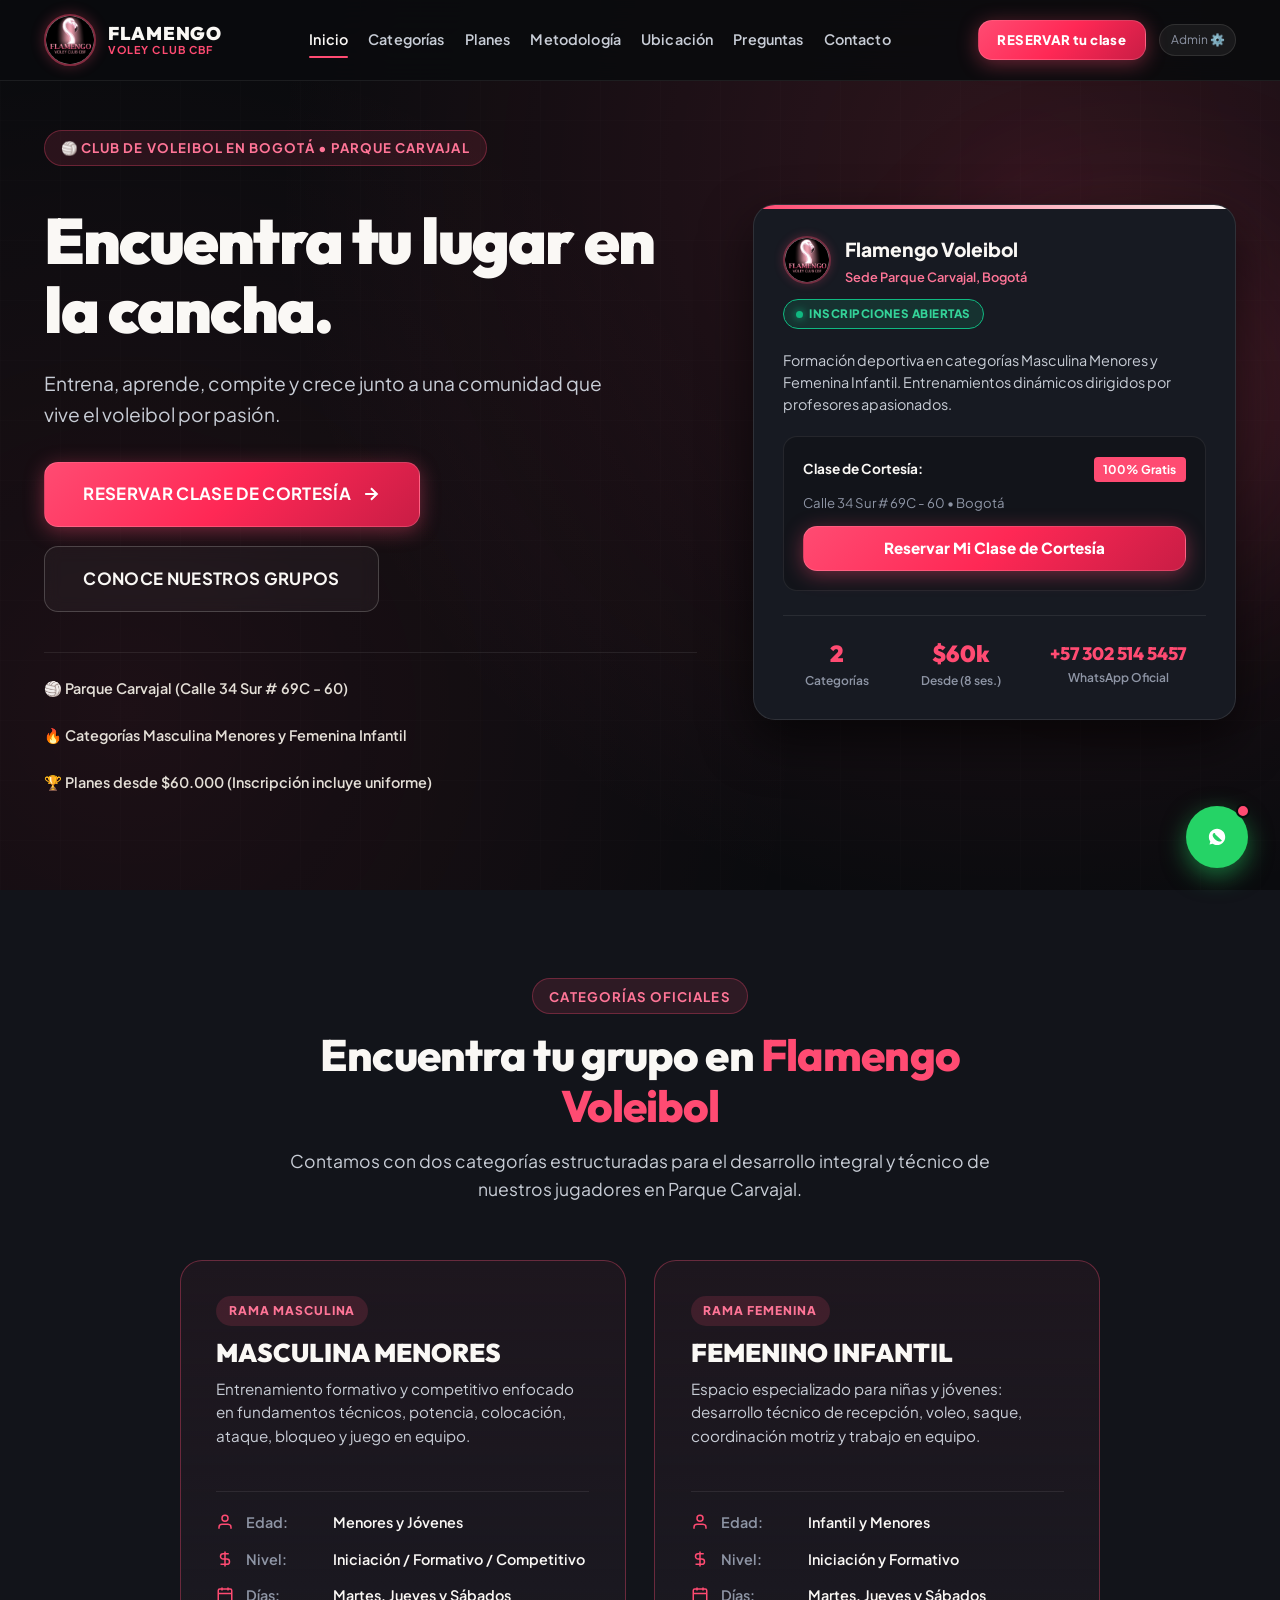
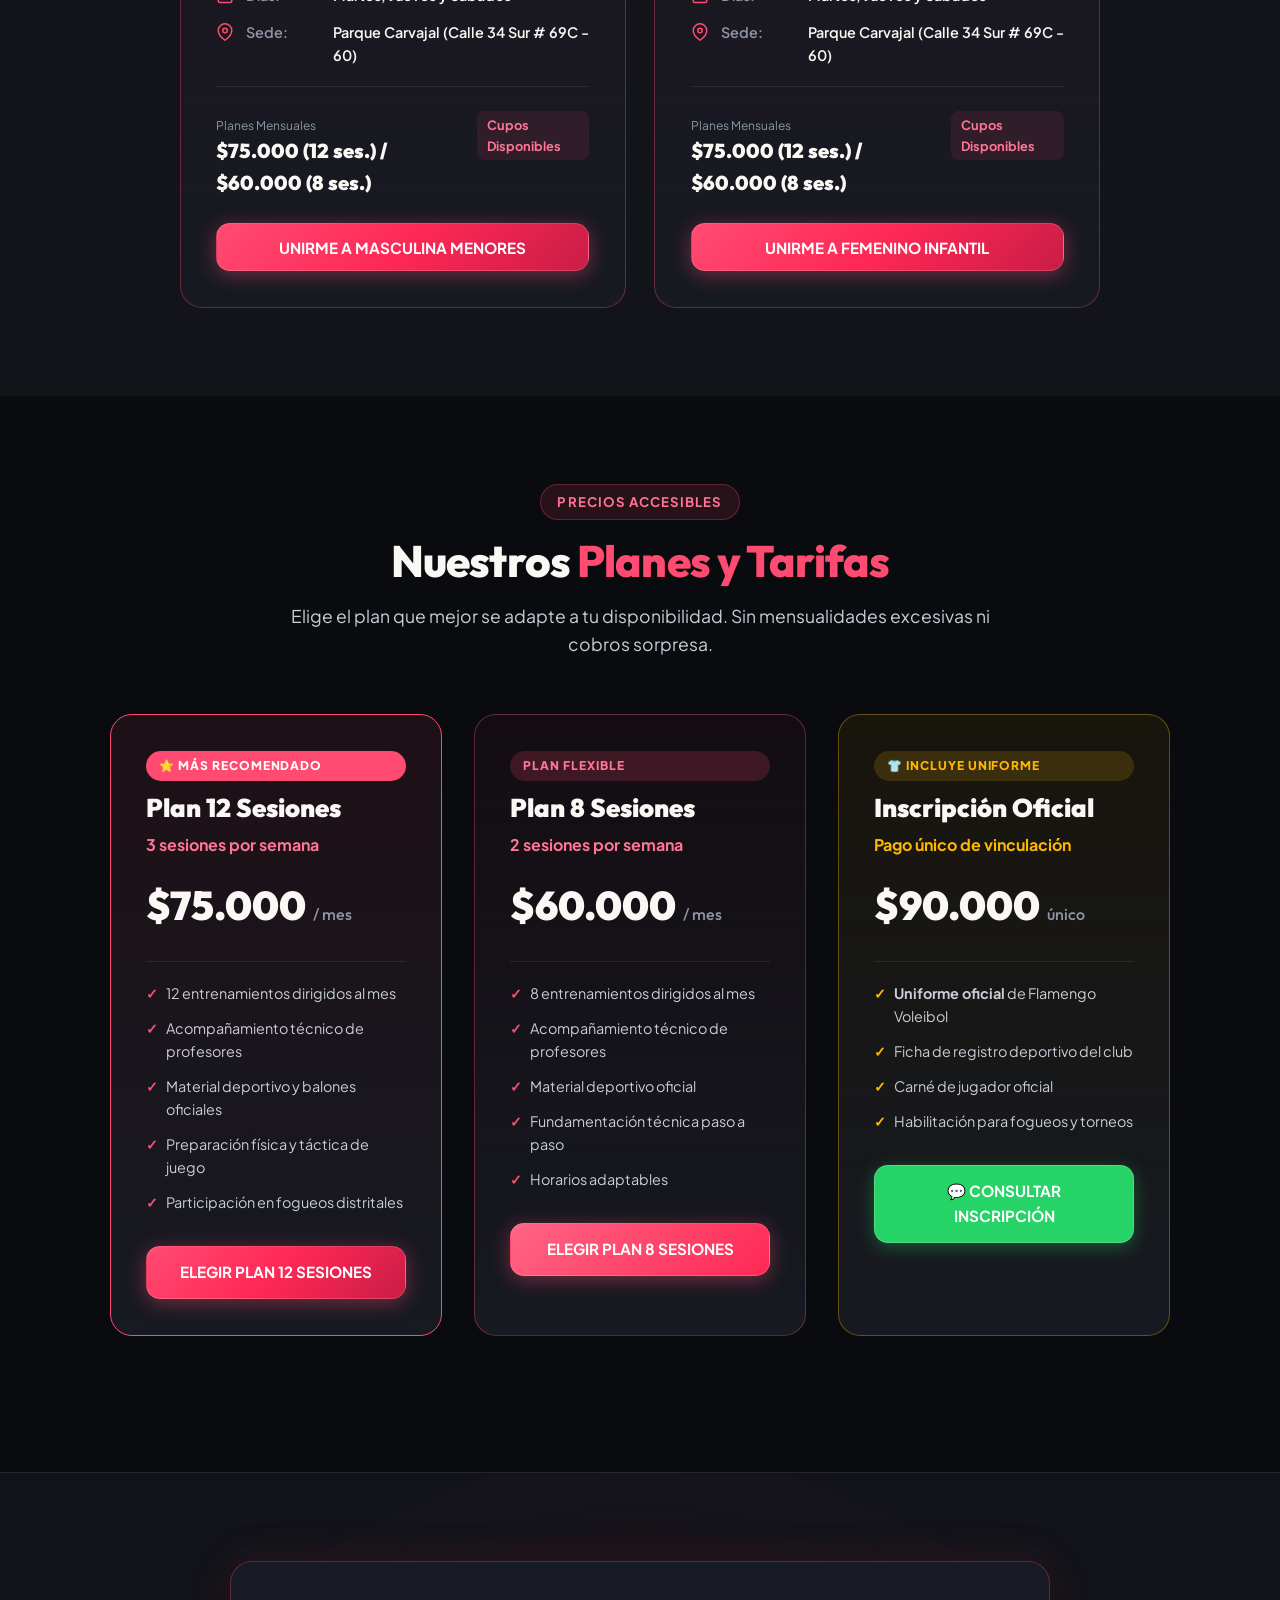
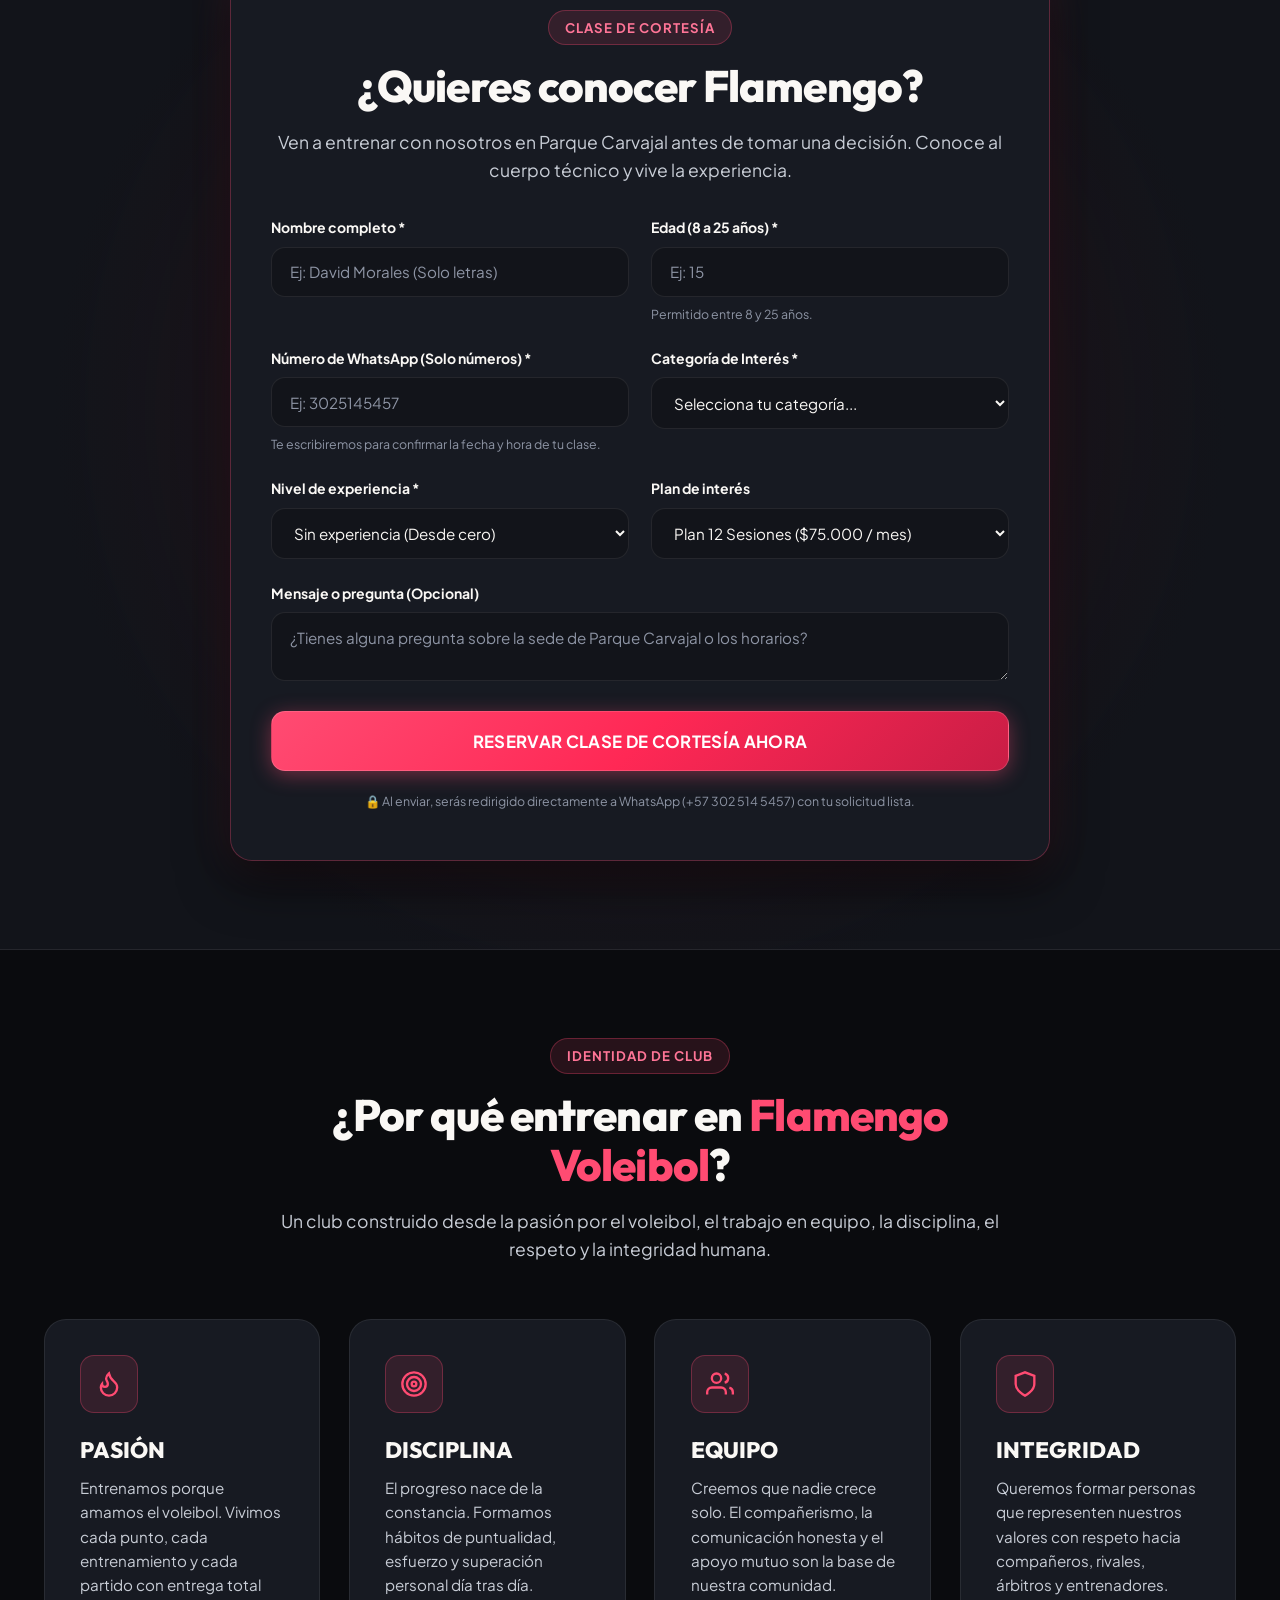
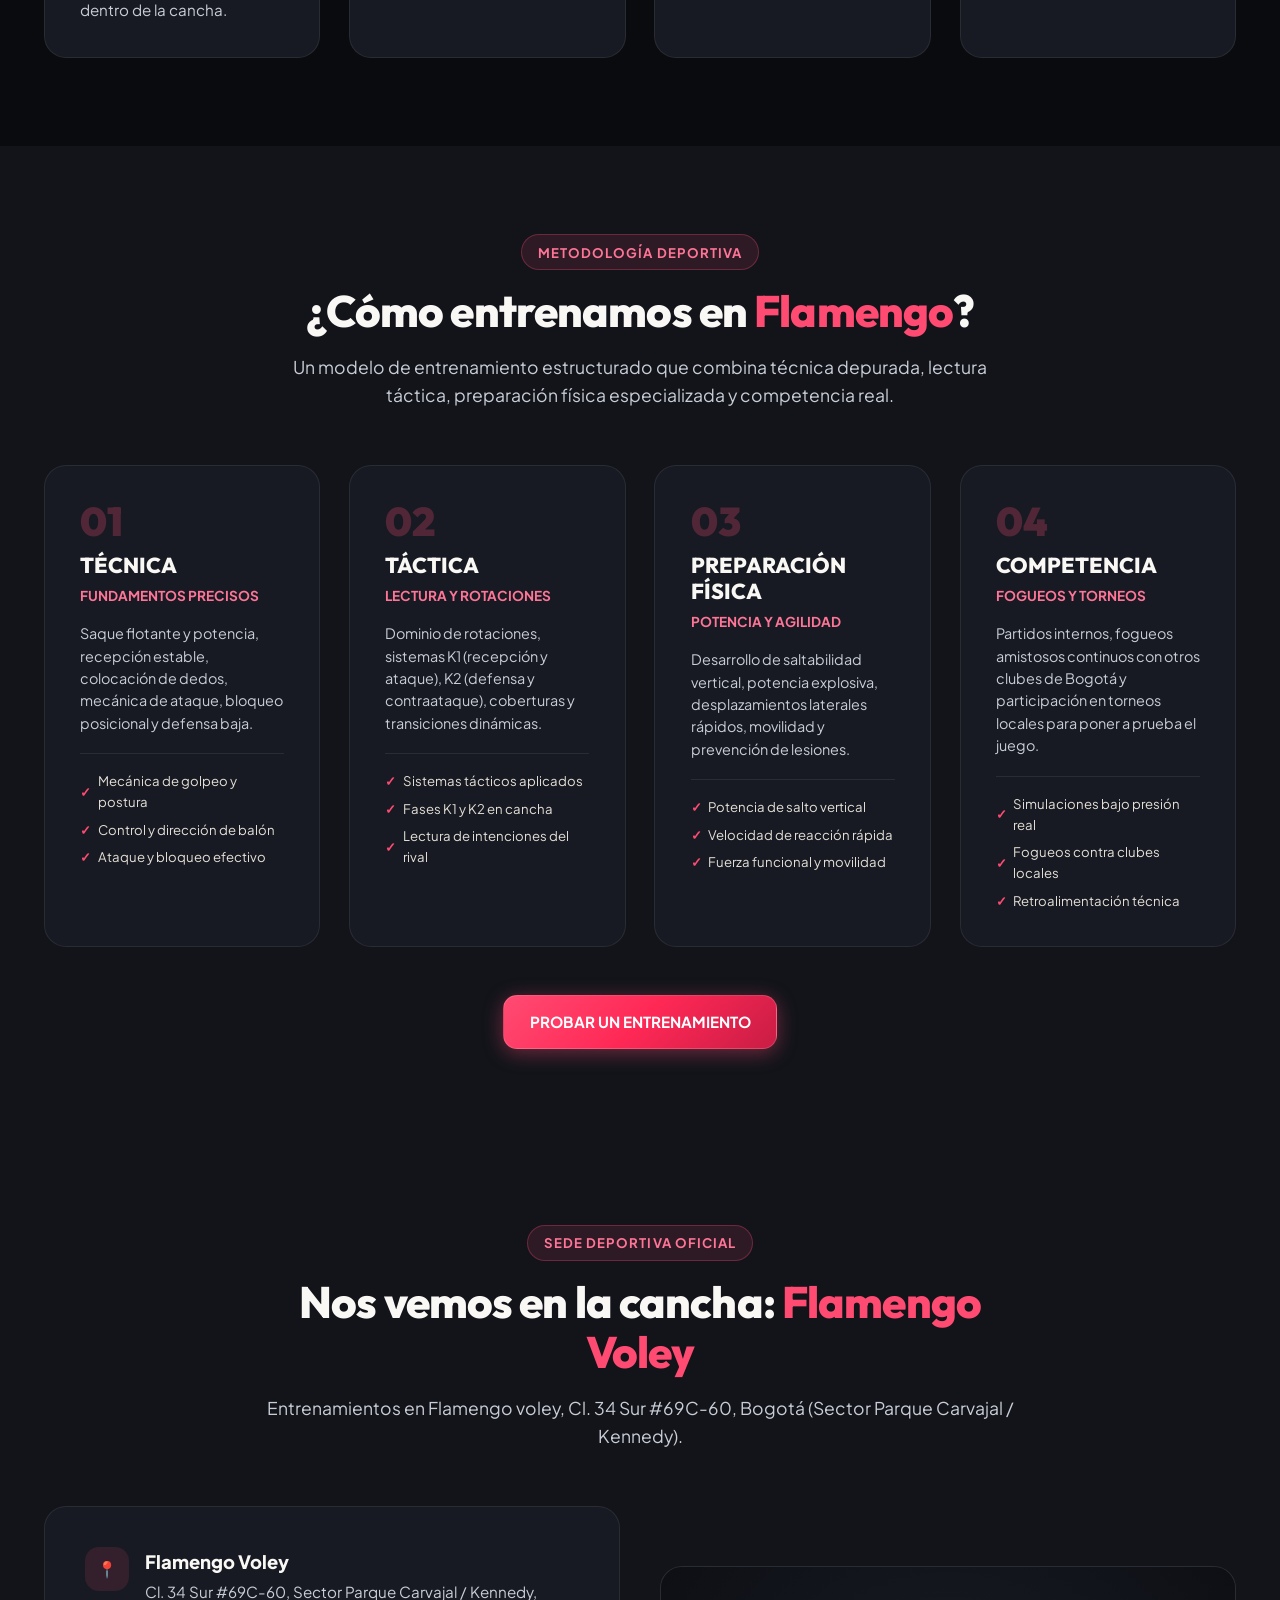
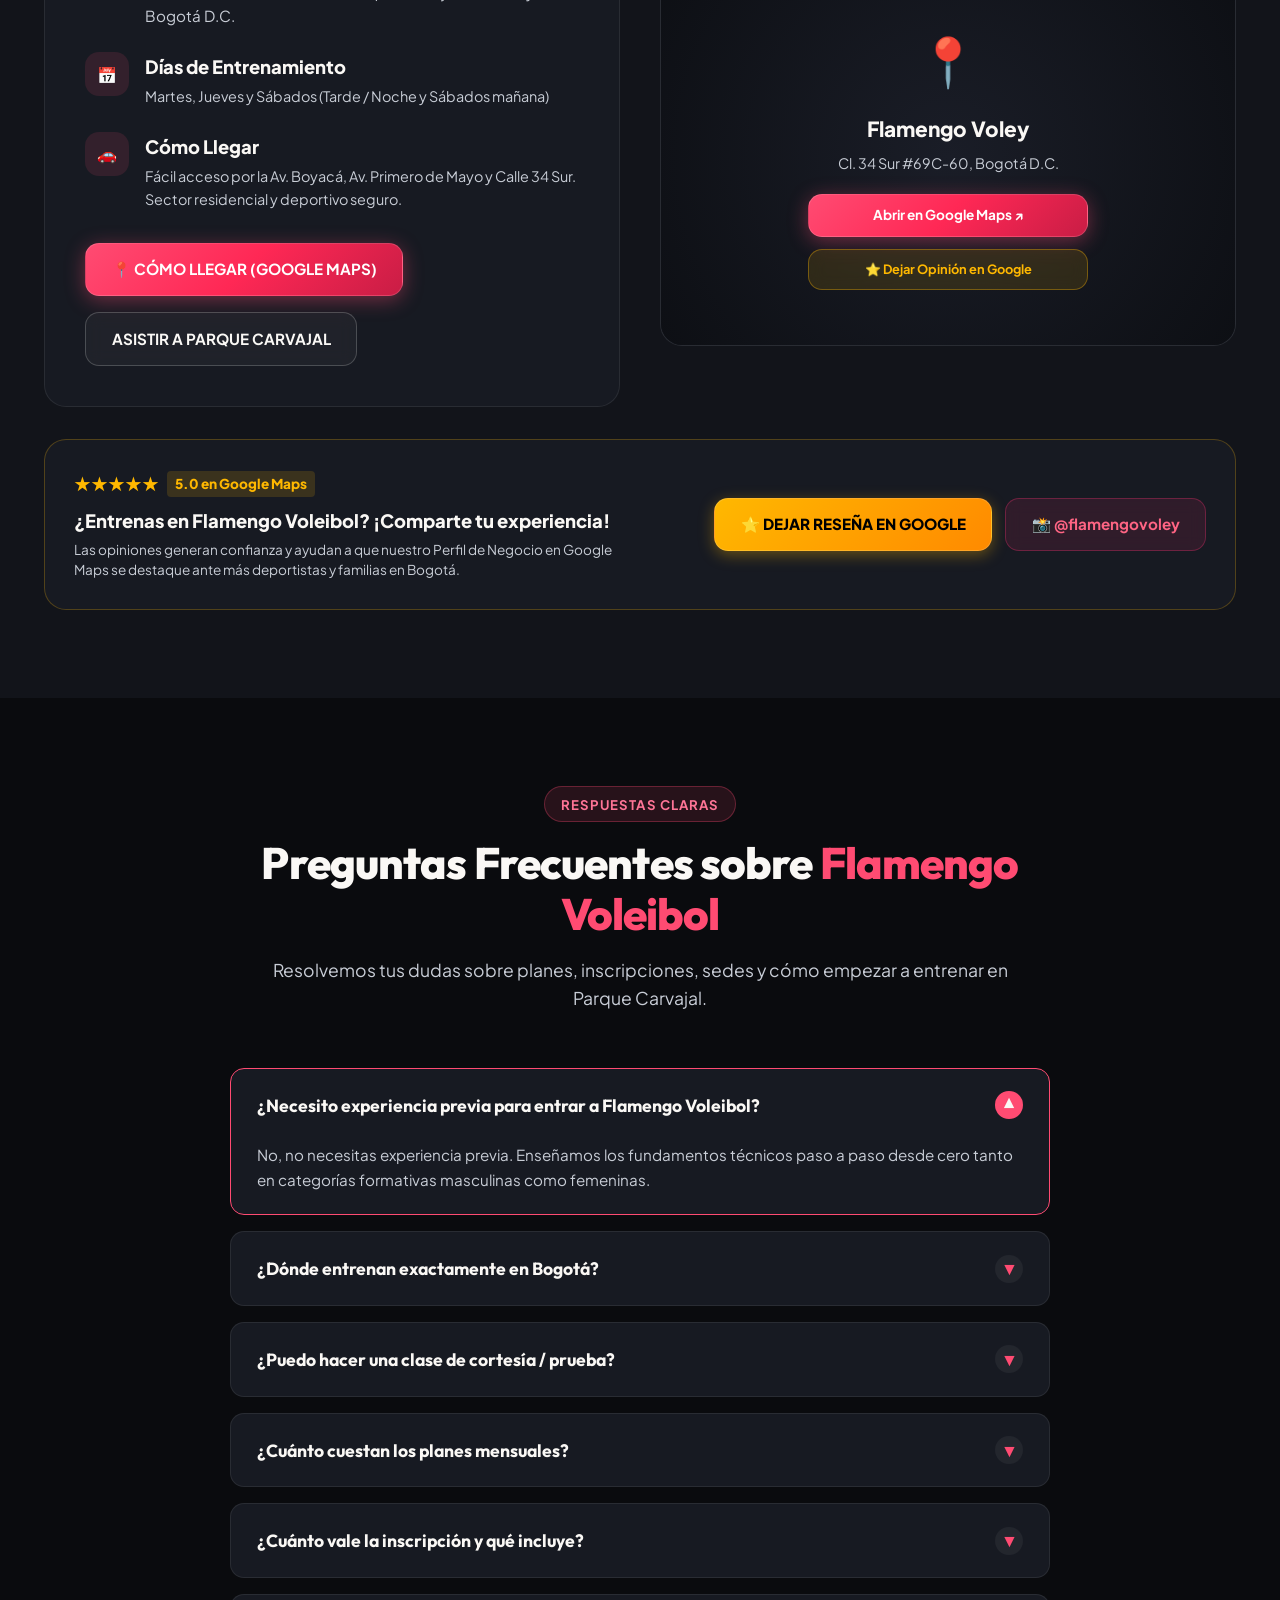
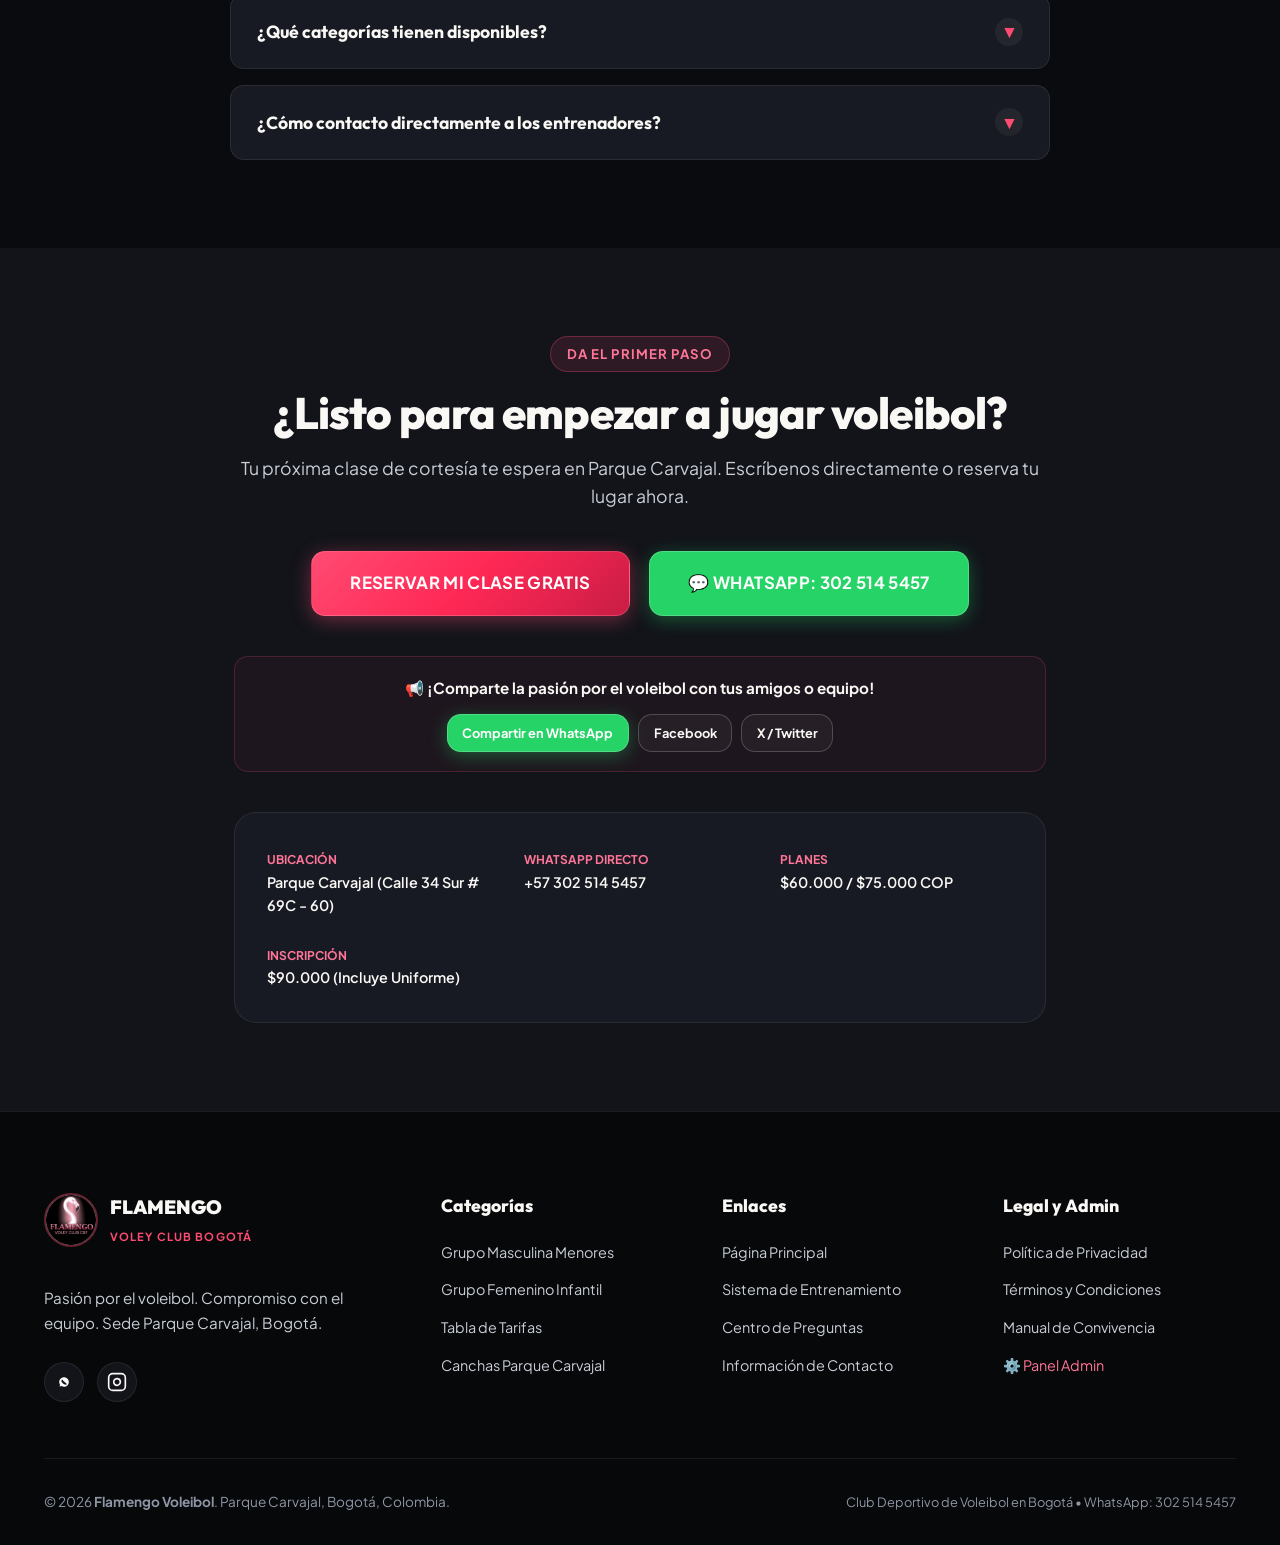
<file: index.html>
<!DOCTYPE html>
<html lang="es">

<head>
  <meta charset="UTF-8">
  <meta name="viewport" content="width=device-width, initial-scale=1.0">

  <!-- SEO BÁSICO Y METADATOS OPTIMIZADOS -->
  <title>Flamengo Voleibol | Club de Voleibol en Bogotá</title>
  <meta name="description"
    content="Entrena voleibol en Bogotá (Parque Carvajal). Categorías Menores e Infantil, planes desde $60.000 COP. ¡Reserva tu clase de cortesía gratis hoy!">
  <meta name="keywords"
    content="club de voleibol en bogota, voleibol parque carvajal, voleibol kennedy bogota, voleibol infantil bogota, voleibol menores bogota, clases de voleibol bogota">
  <meta name="author" content="Flamengo Voleibol Bogotá">
  <meta name="robots" content="index, follow, max-image-preview:large, max-snippet:-1, max-video-preview:-1">
  <link rel="canonical" href="https://flamengovoleyclub.github.io/flamengovoley.com/">

  <!-- OPEN GRAPH / WHATSAPP / FACEBOOK -->
  <meta property="og:type" content="website">
  <meta property="og:site_name" content="Flamengo Voleibol">
  <meta property="og:title" content="Flamengo Voleibol | Club de Voleibol en Bogotá">
  <meta property="og:description"
    content="Entrena voleibol en Bogotá (Parque Carvajal). Categorías Menores e Infantil, planes desde $60.000 COP. ¡Reserva tu clase de cortesía gratis hoy!">
  <meta property="og:url" content="https://flamengovoleyclub.github.io/flamengovoley.com/">
  <meta property="og:image" content="assets/images/logo.png">
  <meta property="og:image:width" content="1200">
  <meta property="og:image:height" content="630">
  <meta property="og:locale" content="es_CO">

  <!-- TWITTER / X CARDS -->
  <meta name="twitter:card" content="summary_large_image">
  <meta name="twitter:title" content="Flamengo Voleibol | Club de Voleibol en Bogotá">
  <meta name="twitter:description"
    content="Entrena voleibol en Bogotá (Parque Carvajal). Categorías Menores e Infantil, planes desde $60.000 COP. ¡Reserva tu clase de cortesía gratis hoy!">
  <meta name="twitter:image" content="assets/images/logo.png">

  <!-- FAVICON -->
  <link rel="icon" type="image/png" href="assets/images/logo.png">
  <link rel="apple-touch-icon" href="assets/images/logo.png">
  <meta name="theme-color" content="#0A0B0E">

  <!-- ESTILOS -->
  <link rel="stylesheet" href="css/main.css">
  <link rel="stylesheet" href="css/components.css">

  <!-- DATOS ESTRUCTURADOS (SCHEMA.ORG JSON-LD) -->
  <script type="application/ld+json">
  {
    "@context": "https://schema.org",
    "@graph": [
      {
        "@type": "SportsClub",
        "@id": "https://flamengovoleyclub.github.io/flamengovoley.com/#organization",
        "name": "Flamengo Voleibol",
        "alternateName": "Club Flamengo Voleibol Bogotá",
        "url": "https://flamengovoleyclub.github.io/flamengovoley.com/",
        "logo": "https://flamengovoleyclub.github.io/flamengovoley.com/assets/images/logo.png",
        "image": "https://flamengovoleyclub.github.io/flamengovoley.com/assets/images/logo.png",
        "description": "Club de voleibol en Bogotá. Sede Parque Carvajal (Calle 34 Sur # 69C - 60). Categorías Masculina Menores y Femenino Infantil.",
        "sport": "Volleyball",
        "sameAs": [
          "https://www.instagram.com/flamengovoley/"
        ],
        "hasMap": "https://www.google.com/maps/dir/4.603904,-74.1376/Flamengo+voley,+Cl.+34+Sur+%2369C-60,+Bogot%C3%A1/@4.6082248,-74.1435085,16z/data=!3m1!4b1!4m9!4m8!1m1!4e1!1m5!1m1!1s0x8e3f9f0bd5f49319:0x283ce19a9d6d62dd!2m2!1d-74.138982!2d4.613895?entry=ttu&g_ep=EgoyMDI2MDgyNi4wIKXMDSoASAFQAw%3D%3D",
        "address": {
          "@type": "PostalAddress",
          "streetAddress": "Calle 34 Sur # 69C - 60, Parque Carvajal",
          "addressLocality": "Bogotá",
          "addressRegion": "Bogotá D.C.",
          "postalCode": "110821",
          "addressCountry": "CO"
        },
        "telephone": "+573025145457",
        "email": "contacto@flamengovoley.com",
        "priceRange": "$60.000 - $75.000 COP",
        "openingHoursSpecification": [
          {
            "@type": "OpeningHoursSpecification",
            "dayOfWeek": ["Tuesday", "Thursday"],
            "opens": "18:00",
            "closes": "21:00"
          },
          {
            "@type": "OpeningHoursSpecification",
            "dayOfWeek": ["Saturday"],
            "opens": "08:00",
            "closes": "12:00"
          }
        ],
        "coach": [
          {
            "@type": "Person",
            "name": "Didier",
            "jobTitle": "Entrenador Principal de Voleibol"
          },
          {
            "@type": "Person",
            "name": "Eber",
            "jobTitle": "Entrenador de Voleibol"
          }
        ]
      },
      {
        "@type": "WebSite",
        "@id": "https://flamengovoleyclub.github.io/flamengovoley.com/#website",
        "url": "https://flamengovoleyclub.github.io/flamengovoley.com/",
        "name": "Flamengo Voleibol Bogotá",
        "publisher": {
          "@id": "https://flamengovoleyclub.github.io/flamengovoley.com/#organization"
        },
        "inLanguage": "es-CO"
      }
    ]
  }
  </script>
</head>

<body>

  <!-- ENLACE DE ACCESIBILIDAD -->
  <a href="#main-content" class="skip-link">Saltar al contenido principal</a>

  <!-- ==========================================================================
       NAVBAR OFICIAL
       ========================================================================== -->
  <header class="navbar" role="banner">
    <div class="container navbar-container">
      <a href="index.html" class="navbar-brand" aria-label="Flamengo Voleibol Bogotá - Inicio">
        <img src="assets/images/logo.png" alt="Flamengo Voleibol Club CBF" class="navbar-logo-img">
        <div class="navbar-brand-text">
          <span class="brand-title">FLAMENGO</span>
          <span class="brand-sub">VOLEY CLUB CBF</span>
        </div>
      </a>

      <nav class="navbar-nav" aria-label="Navegación principal">
        <a href="#inicio" class="nav-link active">Inicio</a>
        <a href="#grupos" class="nav-link">Categorías</a>
        <a href="#planes" class="nav-link">Planes</a>
        <a href="#entrenamientos" class="nav-link">Metodología</a>
        <a href="#entrenadores" class="nav-link">Entrenadores</a>
        <a href="#ubicacion" class="nav-link">Ubicación</a>
        <a href="#faq" class="nav-link">Preguntas</a>
        <a href="#contacto" class="nav-link">Contacto</a>
      </nav>

      <div class="navbar-actions">
        <a href="#entrenamiento-prueba" class="btn btn-sm btn-primary btn-track-entrenar" data-location="navbar"
          aria-label="Reservar clase de cortesía en la barra de navegación">
          RESERVAR tu clase
        </a>
        <a href="admin.html" class="admin-link-badge" title="Acceso al Panel de Administración">
          Admin ⚙️
        </a>
        <button class="navbar-toggle" aria-label="Abrir menú de navegación móvil" aria-expanded="false">
          <span></span>
          <span></span>
          <span></span>
        </button>
      </div>
    </div>
  </header>

  <!-- MENÚ MÓVIL DESPLEGABLE -->
  <div class="mobile-drawer" role="dialog" aria-modal="true" aria-label="Menú móvil">
    <nav style="display: flex; flex-direction: column; gap: 0.5rem;">
      <a href="#inicio" class="nav-link">Ir al Inicio</a>
      <a href="#grupos" class="nav-link">Ver Categorías</a>
      <a href="#planes" class="nav-link">Planes y Tarifas</a>
      <a href="#entrenamientos" class="nav-link">Nuestra Metodología</a>
      <a href="#nosotros" class="nav-link">Valores del Club</a>
      <a href="#entrenadores" class="nav-link">Equipo de Entrenadores</a>
      <a href="#ubicacion" class="nav-link">Sede Parque Carvajal</a>
      <a href="#faq" class="nav-link">Preguntas Frecuentes</a>
      <a href="#contacto" class="nav-link">Escríbenos</a>
    </nav>
    <div style="margin-top: auto; display: flex; flex-direction: column; gap: 1rem;">
      <a href="#entrenamiento-prueba" class="btn btn-primary btn-block btn-track-entrenar" data-location="mobile_drawer"
        aria-label="Agendar clase de cortesía gratis desde el menú móvil">
        🏐 AGENDAR CLASE
      </a>
      <a href="#" class="btn btn-whatsapp btn-block dynamic-whatsapp-link" target="_blank" rel="noopener noreferrer">
        💬 Escribir al WhatsApp Oficial
      </a>
      <a href="admin.html" style="text-align: center; color: var(--text-muted); font-size: 0.85rem; padding: 0.5rem 0;">
        ⚙️ Panel Administrativo
      </a>
    </div>
  </div>

  <main id="main-content">

    <!-- ==========================================================================
         HERO SECTION (CONVERSIÓN CORE)
         ========================================================================== -->
    <section id="inicio" class="hero-section" aria-label="Introducción a Flamengo Voleibol">
      <div class="hero-court-lines"></div>
      <div class="hero-glow-blob"></div>

      <div class="container hero-grid">
        <div class="hero-content">
          <div>
            <span class="badge-tag" data-bind="hero.badge">
              🏐 Club de Voleibol en Bogotá • Parque Carvajal
            </span>
          </div>

          <h1 class="hero-title" data-bind="hero.titlePrimary">
            Flamengo Voleibol • Club de Voleibol en Bogotá
          </h1>

          <p class="hero-subtitle" data-bind="hero.subtitle">
            Entrena, aprende, compite y crece junto a una comunidad que vive el voleibol por pasión en Parque Carvajal.
          </p>

          <div class="hero-actions">
            <a href="#entrenamiento-prueba" class="btn btn-lg btn-primary btn-track-entrenar pulse-animation"
              data-location="hero_primary" aria-label="Solicitar clase de cortesía en Parque Carvajal">
              <span data-bind="hero.ctaPrimaryText">SOLICITAR CLASE DE CORTESÍA</span>
              <svg viewBox="0 0 24 24" fill="none" stroke="currentColor" stroke-width="2.5">
                <path d="M5 12h14M12 5l7 7-7 7" />
              </svg>
            </a>
            <a href="#grupos" class="btn btn-lg btn-secondary" aria-label="Conocer nuestros grupos de voleibol">
              <span data-bind="hero.ctaSecondaryText">CONOCE NUESTROS GRUPOS</span>
            </a>
          </div>

          <div class="hero-trust-indicators">
            <div class="trust-item" data-bind="hero.trustItem1">
              🏐 Parque Carvajal (Calle 34 Sur # 69C - 60)
            </div>
            <div class="trust-item" data-bind="hero.trustItem2">
              🔥 Categorías Masculina Menores y Femenina Infantil
            </div>
            <div class="trust-item" data-bind="hero.trustItem3">
              🏆 Planes desde $60.000 (Inscripción incluye uniforme)
            </div>
          </div>
        </div>

        <!-- Tarjeta Visual Deportiva Hero -->
        <div class="hero-visual-card">
          <div class="hero-visual-card-header">
            <div style="display: flex; align-items: center; gap: 0.85rem;">
              <img src="assets/images/logo.png" alt="Flamengo Voleibol"
                style="width: 48px; height: 48px; border-radius: 50%; object-fit: cover; border: 2px solid rgba(255,75,114,0.4); box-shadow: 0 0 10px rgba(255,75,114,0.25); flex-shrink: 0;">
              <div>
                <span
                  style="font-size: 1.2rem; font-weight: 800; color: var(--bone-white); margin-bottom: 0.15rem; display: block;">
                  Flamengo Voleibol</span>
                <p style="font-size: 0.8rem; color: var(--pink-soft); font-weight: 600;">Sede Parque Carvajal, Bogotá
                </p>
              </div>
            </div>
            <span class="hero-badge-live">Inscripciones Abiertas</span>
          </div>

          <p style="font-size: 0.9rem; color: var(--text-secondary); line-height: 1.55; margin-bottom: 1.3rem;">
            Formación deportiva en categorías Masculina Menores y Femenina Infantil. Entrenamientos dinámicos dirigidos
            por profesores apasionados.
          </p>

          <div
            style="background: var(--black-surface); border-radius: var(--radius-md); padding: 1.2rem; border: 1px solid var(--black-border);">
            <div style="display: flex; justify-content: space-between; align-items: center; margin-bottom: 0.6rem;">
              <span style="font-size: 0.85rem; font-weight: 700; color: var(--bone-white);">Clase de Cortesía:</span>
              <span
                style="font-size: 0.75rem; background: var(--pink-primary); color: #fff; padding: 0.2rem 0.6rem; border-radius: 4px; font-weight: 700;">100%
                Gratis</span>
            </div>
            <p style="font-size: 0.825rem; color: var(--text-muted); margin-bottom: 0.8rem;">Calle 34 Sur # 69C - 60 •
              Bogotá</p>
            <a href="#" id="hero-btn-cortesia-direct" class="btn btn-sm btn-primary btn-block btn-cortesia-direct"
              style="font-weight: 800; font-size: 0.95rem;">
              Reservar Mi Clase de Cortesía
            </a>
          </div>

          <div class="hero-stats-row">
            <div class="stat-item">
              <div class="stat-number">2</div>
              <div class="stat-label">Categorías</div>
            </div>
            <div class="stat-item">
              <div class="stat-number">$60k</div>
              <div class="stat-label">Desde (8 ses.)</div>
            </div>
            <div class="stat-item">
              <div class="stat-number stat-phone dynamic-whatsapp-display">302 514 5457</div>
              <div class="stat-label">WhatsApp Oficial</div>
            </div>
          </div>
        </div>
      </div>
    </section>

    <!-- ==========================================================================
         SECCIÓN: ENCUENTRA TU GRUPO (CATEGORÍAS OFICIALES)
         ========================================================================== -->
    <section id="grupos" class="section section-alt" aria-labelledby="heading-grupos">
      <div class="container">
        <header class="section-header">
          <span class="badge-tag">Categorías Oficiales</span>
          <h2 id="heading-grupos" class="section-title">
            Encuentra tu grupo en <span>Flamengo Voleibol</span>
          </h2>
          <p class="section-subtitle">
            Contamos con dos categorías estructuradas para el desarrollo integral y técnico de nuestros jugadores en
            Parque Carvajal.
          </p>
        </header>

        <!-- Grid de Grupos Oficiales -->
        <div class="groups-grid" id="groups-container" style="max-width: 920px; margin: 0 auto;">

          <!-- 1. MASCULINA MENORES -->
          <article class="group-card featured" data-category="masculino-menores">
            <div class="group-card-header">
              <span class="group-badge">Rama Masculina</span>
              <h3 class="group-name">MASCULINA MENORES</h3>
              <p class="group-desc">
                Entrenamiento formativo y competitivo enfocado en fundamentos técnicos, potencia, colocación, ataque,
                bloqueo y juego en equipo.
              </p>
            </div>

            <div class="group-details-list">
              <div class="detail-row">
                <svg viewBox="0 0 24 24" fill="none" stroke="currentColor" stroke-width="2">
                  <path d="M20 21v-2a4 4 0 0 0-4-4H8a4 4 0 0 0-4 4v2" />
                  <circle cx="12" cy="7" r="4" />
                </svg>
                <span class="detail-label">Edad:</span>
                <span class="detail-value">Menores y Jóvenes</span>
              </div>
              <div class="detail-row">
                <svg viewBox="0 0 24 24" fill="none" stroke="currentColor" stroke-width="2">
                  <path d="M12 2v20M17 5H9.5a3.5 3.5 0 0 0 0 7h5a3.5 3.5 0 0 1 0 7H6" />
                </svg>
                <span class="detail-label">Nivel:</span>
                <span class="detail-value">Iniciación / Formativo / Competitivo</span>
              </div>
              <div class="detail-row">
                <svg viewBox="0 0 24 24" fill="none" stroke="currentColor" stroke-width="2">
                  <rect x="3" y="4" width="18" height="18" rx="2" ry="2" />
                  <line x1="16" y1="2" x2="16" y2="6" />
                  <line x1="8" y1="2" x2="8" y2="6" />
                  <line x1="3" y1="10" x2="21" y2="10" />
                </svg>
                <span class="detail-label">Días:</span>
                <span class="detail-value">Martes, Jueves y Sábados</span>
              </div>
              <div class="detail-row">
                <svg viewBox="0 0 24 24" fill="none" stroke="currentColor" stroke-width="2">
                  <path d="M21 10c0 7-9 13-9 13s-9-6-9-13a9 9 0 0 1 18 0z" />
                  <circle cx="12" cy="10" r="3" />
                </svg>
                <span class="detail-label">Sede:</span>
                <span class="detail-value">Parque Carvajal (Calle 34 Sur # 69C - 60)</span>
              </div>
              <div class="detail-row detail-row-coach">
                <svg viewBox="0 0 24 24" fill="none" stroke="currentColor" stroke-width="2">
                  <path d="M17 21v-2a4 4 0 0 0-4-4H5a4 4 0 0 0-4 4v2" />
                  <circle cx="9" cy="7" r="4" />
                </svg>
                <span class="detail-label">Profesores:</span>
                <span class="detail-value">Didier / Eber</span>
              </div>
            </div>

            <div class="group-pricing-row">
              <div>
                <span style="font-size: 0.75rem; color: var(--text-muted); display: block;">Planes Mensuales</span>
                <span class="price-tag" style="font-size: 1.25rem;">$75.000 (12 ses.) / $60.000 (8 ses.)</span>
              </div>
              <span class="spots-tag">Cupos Disponibles</span>
            </div>

            <button type="button" class="btn btn-primary btn-block btn-select-group" data-group-name="Masculina Menores"
              aria-label="Elegir grupo Masculina Menores">
              UNIRME A MASCULINA MENORES
            </button>
          </article>

          <!-- 2. FEMENINO INFANTIL -->
          <article class="group-card featured" data-category="femenino-infantil">
            <div class="group-card-header">
              <span class="group-badge">Rama Femenina</span>
              <h3 class="group-name">FEMENINO INFANTIL</h3>
              <p class="group-desc">
                Espacio especializado para niñas y jóvenes: desarrollo técnico de recepción, voleo, saque, coordinación
                motriz y trabajo en equipo.
              </p>
            </div>

            <div class="group-details-list">
              <div class="detail-row">
                <svg viewBox="0 0 24 24" fill="none" stroke="currentColor" stroke-width="2">
                  <path d="M20 21v-2a4 4 0 0 0-4-4H8a4 4 0 0 0-4 4v2" />
                  <circle cx="12" cy="7" r="4" />
                </svg>
                <span class="detail-label">Edad:</span>
                <span class="detail-value">Infantil y Menores</span>
              </div>
              <div class="detail-row">
                <svg viewBox="0 0 24 24" fill="none" stroke="currentColor" stroke-width="2">
                  <path d="M12 2v20M17 5H9.5a3.5 3.5 0 0 0 0 7h5a3.5 3.5 0 0 1 0 7H6" />
                </svg>
                <span class="detail-label">Nivel:</span>
                <span class="detail-value">Iniciación y Formativo</span>
              </div>
              <div class="detail-row">
                <svg viewBox="0 0 24 24" fill="none" stroke="currentColor" stroke-width="2">
                  <rect x="3" y="4" width="18" height="18" rx="2" ry="2" />
                  <line x1="16" y1="2" x2="16" y2="6" />
                  <line x1="8" y1="2" x2="8" y2="6" />
                  <line x1="3" y1="10" x2="21" y2="10" />
                </svg>
                <span class="detail-label">Días:</span>
                <span class="detail-value">Martes, Jueves y Sábados</span>
              </div>
              <div class="detail-row">
                <svg viewBox="0 0 24 24" fill="none" stroke="currentColor" stroke-width="2">
                  <path d="M21 10c0 7-9 13-9 13s-9-6-9-13a9 9 0 0 1 18 0z" />
                  <circle cx="12" cy="10" r="3" />
                </svg>
                <span class="detail-label">Sede:</span>
                <span class="detail-value">Parque Carvajal (Calle 34 Sur # 69C - 60)</span>
              </div>
              <div class="detail-row detail-row-coach">
                <svg viewBox="0 0 24 24" fill="none" stroke="currentColor" stroke-width="2">
                  <path d="M17 21v-2a4 4 0 0 0-4-4H5a4 4 0 0 0-4 4v2" />
                  <circle cx="9" cy="7" r="4" />
                </svg>
                <span class="detail-label">Profesores:</span>
                <span class="detail-value">Didier / Eber</span>
              </div>
            </div>

            <div class="group-pricing-row">
              <div>
                <span style="font-size: 0.75rem; color: var(--text-muted); display: block;">Planes Mensuales</span>
                <span class="price-tag" style="font-size: 1.25rem;">$75.000 (12 ses.) / $60.000 (8 ses.)</span>
              </div>
              <span class="spots-tag">Cupos Disponibles</span>
            </div>

            <button type="button" class="btn btn-primary btn-block btn-select-group" data-group-name="Femenino Infantil"
              aria-label="Elegir grupo Femenino Infantil">
              UNIRME A FEMENINO INFANTIL
            </button>
          </article>

        </div>
      </div>
    </section>

    <!-- ==========================================================================
         SECCIÓN: PLANES Y PRECIOS TRANSPARENTES
         ========================================================================== -->
    <section id="planes" class="section" aria-labelledby="heading-planes">
      <div class="container">
        <header class="section-header">
          <span class="badge-tag">Precios Accesibles</span>
          <h2 id="heading-planes" class="section-title">
            Nuestros <span>Planes y Tarifas</span>
          </h2>
          <p class="section-subtitle">
            Elige el plan que mejor se adapte a tu disponibilidad. Sin mensualidades excesivas ni cobros sorpresa.
          </p>
        </header>

        <div
          style="display: grid; grid-template-columns: repeat(auto-fit, minmax(300px, 1fr)); gap: 2rem; max-width: 1060px; margin: 0 auto 3rem auto;">

          <!-- PLAN 12 SESIONES -->
          <article class="group-card featured"
            style="border-color: var(--pink-primary); background: linear-gradient(180deg, rgba(255,75,114,0.08) 0%, var(--black-card) 100%);">
            <span class="group-badge" style="background: var(--pink-primary); color: #fff;">⭐ Más Recomendado</span>
            <h3 class="group-name">Plan 12 Sesiones</h3>
            <p style="color: var(--pink-soft); font-weight: 700; margin-bottom: 1rem;">3 sesiones por semana</p>

            <div
              style="font-family: var(--font-display); font-size: 2.5rem; font-weight: 900; color: var(--bone-white); margin-bottom: 1.5rem;">
              $75.000 <span style="font-size: 1rem; color: var(--text-muted); font-weight: 500;">/ mes</span>
            </div>

            <ul
              style="display: flex; flex-direction: column; gap: 0.75rem; border-top: 1px solid var(--black-border); padding-top: 1.2rem; margin-bottom: 2rem; color: var(--text-secondary); font-size: 0.9rem;">
              <li style="display: flex; gap: 0.5rem;"><span
                  style="color: var(--pink-primary); font-weight: 800;">✓</span> 12 entrenamientos dirigidos al mes</li>
              <li style="display: flex; gap: 0.5rem;"><span
                  style="color: var(--pink-primary); font-weight: 800;">✓</span> Acompañamiento técnico de profesores
              </li>
              <li style="display: flex; gap: 0.5rem;"><span
                  style="color: var(--pink-primary); font-weight: 800;">✓</span> Material deportivo y balones oficiales
              </li>
              <li style="display: flex; gap: 0.5rem;"><span
                  style="color: var(--pink-primary); font-weight: 800;">✓</span> Preparación física y táctica de juego
              </li>
              <li style="display: flex; gap: 0.5rem;"><span
                  style="color: var(--pink-primary); font-weight: 800;">✓</span> Participación en fogueos distritales
              </li>
            </ul>

            <a href="#entrenamiento-prueba" class="btn btn-primary btn-block pulse-animation"
              aria-label="Elegir Plan 12 Sesiones de Voleibol">
              ELEGIR PLAN 12 SESIONES
            </a>
          </article>

          <!-- PLAN 8 SESIONES -->
          <article class="group-card"
            style="border-color: rgba(255, 75, 114, 0.35); background: linear-gradient(180deg, rgba(255, 75, 114, 0.04) 0%, var(--black-card) 100%);">
            <span class="group-badge" style="background: rgba(255, 75, 114, 0.18); color: var(--pink-soft);">Plan
              Flexible</span>
            <h3 class="group-name">Plan 8 Sesiones</h3>
            <p style="color: var(--pink-soft); font-weight: 700; margin-bottom: 1rem;">2 sesiones por semana</p>

            <div
              style="font-family: var(--font-display); font-size: 2.5rem; font-weight: 900; color: var(--bone-white); margin-bottom: 1.5rem;">
              $60.000 <span style="font-size: 1rem; color: var(--text-muted); font-weight: 500;">/ mes</span>
            </div>

            <ul
              style="display: flex; flex-direction: column; gap: 0.75rem; border-top: 1px solid var(--black-border); padding-top: 1.2rem; margin-bottom: 2rem; color: var(--text-secondary); font-size: 0.9rem;">
              <li style="display: flex; gap: 0.5rem;"><span
                  style="color: var(--pink-primary); font-weight: 800;">✓</span> 8 entrenamientos dirigidos al mes</li>
              <li style="display: flex; gap: 0.5rem;"><span
                  style="color: var(--pink-primary); font-weight: 800;">✓</span> Acompañamiento técnico de profesores
              </li>
              <li style="display: flex; gap: 0.5rem;"><span
                  style="color: var(--pink-primary); font-weight: 800;">✓</span> Material deportivo oficial</li>
              <li style="display: flex; gap: 0.5rem;"><span
                  style="color: var(--pink-primary); font-weight: 800;">✓</span> Fundamentación técnica paso a paso</li>
              <li style="display: flex; gap: 0.5rem;"><span
                  style="color: var(--pink-primary); font-weight: 800;">✓</span> Horarios adaptables</li>
            </ul>

            <a href="#entrenamiento-prueba" class="btn btn-primary btn-block"
              style="background: linear-gradient(135deg, #FF6584 0%, #FF2855 100%);"
              aria-label="Elegir Plan 8 Sesiones de Voleibol">
              ELEGIR PLAN 8 SESIONES
            </a>
          </article>

          <!-- INSCRIPCIÓN Y UNIFORME -->
          <article class="group-card"
            style="border-color: rgba(255,184,0,0.35); background: linear-gradient(180deg, rgba(255,184,0,0.06) 0%, var(--black-card) 100%);">
            <span class="group-badge"
              style="background: rgba(255,184,0,0.15); color: var(--color-gold); border-color: rgba(255,184,0,0.3);">👕
              Incluye Uniforme</span>
            <h3 class="group-name">Inscripción Oficial</h3>
            <p style="color: var(--color-gold); font-weight: 700; margin-bottom: 1rem;">Pago único de vinculación</p>

            <div
              style="font-family: var(--font-display); font-size: 2.5rem; font-weight: 900; color: var(--bone-white); margin-bottom: 1.5rem;">
              $90.000 <span style="font-size: 1rem; color: var(--text-muted); font-weight: 500;">único</span>
            </div>

            <ul
              style="display: flex; flex-direction: column; gap: 0.75rem; border-top: 1px solid var(--black-border); padding-top: 1.2rem; margin-bottom: 2rem; color: var(--text-secondary); font-size: 0.9rem;">
              <li style="display: flex; gap: 0.5rem;"><span style="color: var(--color-gold); font-weight: 800;">✓</span>
                <span><strong>Uniforme oficial</strong> de Flamengo Voleibol</span>
              </li>
              <li style="display: flex; gap: 0.5rem;"><span style="color: var(--color-gold); font-weight: 800;">✓</span>
                <span>Ficha de registro deportivo del club</span>
              </li>
              <li style="display: flex; gap: 0.5rem;"><span style="color: var(--color-gold); font-weight: 800;">✓</span>
                <span>Carné de jugador oficial</span>
              </li>
              <li style="display: flex; gap: 0.5rem;"><span style="color: var(--color-gold); font-weight: 800;">✓</span>
                <span>Habilitación para fogueos y torneos</span>
              </li>
            </ul>

            <a href="#" id="btn-plan-inscripcion" class="btn btn-whatsapp btn-block btn-whatsapp-inscripcion"
              target="_blank" rel="noopener noreferrer">
              💬 CONSULTAR INSCRIPCIÓN
            </a>
          </article>

        </div>
      </div>
    </section>

    <!-- ==========================================================================
         SECCIÓN: ENTRENAMIENTO DE PRUEBA / CLASE DE CORTESÍA
         ========================================================================== -->
    <section id="entrenamiento-prueba" class="section trial-section" aria-labelledby="heading-trial">
      <div class="container">
        <div class="trial-card">
          <header class="section-header" style="margin-bottom: 1.5rem;">
            <span class="badge-tag">Clase de Cortesía</span>
            <h2 id="heading-trial" class="section-title">
              ¿Quieres conocer Flamengo?
            </h2>
            <p class="section-subtitle">
              Ven a entrenar con nosotros en Parque Carvajal antes de tomar una decisión. Conoce al cuerpo técnico y
              vive la experiencia.
            </p>
          </header>

          <form id="form-trial-workout" novalidate>
            <div class="trial-form-grid">

              <div class="form-group">
                <label for="trial-name" class="form-label">Nombre completo *</label>
                <input type="text" id="trial-name" class="form-input" placeholder="Ej: David Morales (Solo letras)"
                  pattern="^[a-zA-ZáéíóúÁÉÍÓÚñÑ\s]+$" title="Solo letras y espacios" required>
              </div>

              <div class="form-group">
                <label for="trial-age" class="form-label">Edad (8 a 25 años) *</label>
                <input type="number" id="trial-age" class="form-input" placeholder="Ej: 15" min="8" max="25" required>
                <span class="form-helper">Permitido entre 8 y 25 años.</span>
              </div>

              <div class="form-group">
                <label for="trial-phone" class="form-label">Número de WhatsApp (Solo números) *</label>
                <input type="tel" id="trial-phone" class="form-input" placeholder="Ej: 3025145457" inputmode="numeric"
                  pattern="[0-9]+" title="Solo números" required>
                <span class="form-helper">Te escribiremos para confirmar la fecha y hora de tu clase.</span>
              </div>

              <div class="form-group">
                <label for="trial-category" class="form-label">Categoría de Interés *</label>
                <select id="trial-category" class="form-select" required>
                  <option value="" disabled selected>Selecciona tu categoría...</option>
                  <option value="Masculina Menores">Masculina Menores</option>
                  <option value="Femenino Infantil">Femenino Infantil</option>
                </select>
              </div>

              <div class="form-group">
                <label for="trial-experience" class="form-label">Nivel de experiencia *</label>
                <select id="trial-experience" class="form-select" required>
                  <option value="Sin experiencia (Desde cero)">Sin experiencia (Desde cero)</option>
                  <option value="Básico (Sé sacar y recibir)">Básico (Sé sacar y recibir)</option>
                  <option value="Intermedio / Con bases">Intermedio / Con bases</option>
                  <option value="Avanzado / Competitivo">Avanzado / Competitivo</option>
                </select>
              </div>

              <div class="form-group">
                <label for="trial-availability" class="form-label">Plan de interés</label>
                <select id="trial-availability" class="form-select">
                  <option value="Plan 12 Sesiones ($75.000)">Plan 12 Sesiones ($75.000 / mes)</option>
                  <option value="Plan 8 Sesiones ($60.000)">Plan 8 Sesiones ($60.000 / mes)</option>
                  <option value="Solo quiero probar primero">Solo quiero probar la clase de cortesía primero</option>
                </select>
              </div>

              <div class="form-group full-width">
                <label for="trial-message" class="form-label">Mensaje o pregunta (Opcional)</label>
                <textarea id="trial-message" class="form-textarea" rows="2"
                  placeholder="¿Tienes alguna pregunta sobre la sede de Parque Carvajal o los horarios?"></textarea>
              </div>

              <div class="form-group full-width" style="margin-top: 0.5rem;">
                <button type="submit" class="btn btn-lg btn-primary btn-block pulse-animation">
                  RESERVAR CLASE DE CORTESÍA AHORA
                </button>
                <p style="text-align: center; font-size: 0.775rem; color: var(--text-muted); margin-top: 0.8rem;">
                  🔒 Al enviar, serás redirigido directamente a WhatsApp (+57 302 514 5457) con tu solicitud lista.
                </p>
              </div>

            </div>
          </form>
        </div>
      </div>
    </section>

    <!-- ==========================================================================
         SECCIÓN: ¿POR QUÉ FLAMENGO? (4 PILARES)
         ========================================================================== -->
    <section id="nosotros" class="section" aria-labelledby="heading-nosotros">
      <div class="container">
        <header class="section-header">
          <span class="badge-tag">Identidad de Club</span>
          <h2 id="heading-nosotros" class="section-title">
            ¿Por qué entrenar en <span>Flamengo Voleibol</span>?
          </h2>
          <p class="section-subtitle">
            Un club construido desde la pasión por el voleibol, el trabajo en equipo, la disciplina, el respeto y la
            integridad humana.
          </p>
        </header>

        <div class="pillars-grid">

          <article class="pillar-card">
            <div class="pillar-icon-box">
              <svg viewBox="0 0 24 24" width="28" height="28" fill="none" stroke="currentColor" stroke-width="2">
                <path
                  d="M8.5 14.5A2.5 2.5 0 0 0 11 12c0-1.38-.5-2-1-3-1.072-2.143-.224-4.054 2-6 .5 2.5 2 4.9 4 6.5 2 1.6 3 3.5 3 5.5a7 7 0 1 1-14 0c0-1.153.433-2.294 1-3a2.5 2.5 0 0 0 2.5 2.5z" />
              </svg>
            </div>
            <h3 class="pillar-title">PASIÓN</h3>
            <p class="pillar-desc">
              Entrenamos porque amamos el voleibol. Vivimos cada punto, cada entrenamiento y cada partido con entrega
              total dentro de la cancha.
            </p>
          </article>

          <article class="pillar-card">
            <div class="pillar-icon-box">
              <svg viewBox="0 0 24 24" width="28" height="28" fill="none" stroke="currentColor" stroke-width="2">
                <circle cx="12" cy="12" r="10" />
                <circle cx="12" cy="12" r="6" />
                <circle cx="12" cy="12" r="2" />
              </svg>
            </div>
            <h3 class="pillar-title">DISCIPLINA</h3>
            <p class="pillar-desc">
              El progreso nace de la constancia. Formamos hábitos de puntualidad, esfuerzo y superación personal día
              tras día.
            </p>
          </article>

          <article class="pillar-card">
            <div class="pillar-icon-box">
              <svg viewBox="0 0 24 24" width="28" height="28" fill="none" stroke="currentColor" stroke-width="2">
                <path d="M17 21v-2a4 4 0 0 0-4-4H5a4 4 0 0 0-4 4v2" />
                <circle cx="9" cy="7" r="4" />
                <path d="M23 21v-2a4 4 0 0 0-3-3.87" />
                <path d="M16 3.13a4 4 0 0 1 0 7.75" />
              </svg>
            </div>
            <h3 class="pillar-title">EQUIPO</h3>
            <p class="pillar-desc">
              Creemos que nadie crece solo. El compañerismo, la comunicación honesta y el apoyo mutuo son la base de
              nuestra comunidad.
            </p>
          </article>

          <article class="pillar-card">
            <div class="pillar-icon-box">
              <svg viewBox="0 0 24 24" width="28" height="28" fill="none" stroke="currentColor" stroke-width="2">
                <path d="M12 22s8-4 8-10V5l-8-3-8 3v7c0 6 8 10 8 10z" />
              </svg>
            </div>
            <h3 class="pillar-title">INTEGRIDAD</h3>
            <p class="pillar-desc">
              Queremos formar personas que representen nuestros valores con respeto hacia compañeros, rivales, árbitros
              y entrenadores.
            </p>
          </article>

        </div>
      </div>
    </section>

    <!-- ==========================================================================
         SECCIÓN: ¿CÓMO ENTRENAMOS? (METODOLOGÍA)
         ========================================================================== -->
    <section id="entrenamientos" class="section section-alt" aria-labelledby="heading-metodologia">
      <div class="container">
        <header class="section-header">
          <span class="badge-tag">Metodología Deportiva</span>
          <h2 id="heading-metodologia" class="section-title">
            ¿Cómo entrenamos en <span>Flamengo</span>?
          </h2>
          <p class="section-subtitle">
            Un modelo de entrenamiento estructurado que combina técnica depurada, lectura táctica, preparación física
            especializada y competencia real.
          </p>
        </header>

        <div class="methodology-grid">

          <article class="method-card">
            <div class="method-step-num">01</div>
            <h3 class="method-title">TÉCNICA</h3>
            <div class="method-subtitle">Fundamentos precisos</div>
            <p class="method-desc">
              Saque flotante y potencia, recepción estable, colocación de dedos, mecánica de ataque, bloqueo posicional
              y defensa baja.
            </p>
            <ul class="method-checklist">
              <li>Mecánica de golpeo y postura</li>
              <li>Control y dirección de balón</li>
              <li>Ataque y bloqueo efectivo</li>
            </ul>
          </article>

          <article class="method-card">
            <div class="method-step-num">02</div>
            <h3 class="method-title">TÁCTICA</h3>
            <div class="method-subtitle">Lectura y rotaciones</div>
            <p class="method-desc">
              Dominio de rotaciones, sistemas K1 (recepción y ataque), K2 (defensa y contraataque), coberturas y
              transiciones dinámicas.
            </p>
            <ul class="method-checklist">
              <li>Sistemas tácticos aplicados</li>
              <li>Fases K1 y K2 en cancha</li>
              <li>Lectura de intenciones del rival</li>
            </ul>
          </article>

          <article class="method-card">
            <div class="method-step-num">03</div>
            <h3 class="method-title">PREPARACIÓN FÍSICA</h3>
            <div class="method-subtitle">Potencia y agilidad</div>
            <p class="method-desc">
              Desarrollo de saltabilidad vertical, potencia explosiva, desplazamientos laterales rápidos, movilidad y
              prevención de lesiones.
            </p>
            <ul class="method-checklist">
              <li>Potencia de salto vertical</li>
              <li>Velocidad de reacción rápida</li>
              <li>Fuerza funcional y movilidad</li>
            </ul>
          </article>

          <article class="method-card">
            <div class="method-step-num">04</div>
            <h3 class="method-title">COMPETENCIA</h3>
            <div class="method-subtitle">Fogueos y torneos</div>
            <p class="method-desc">
              Partidos internos, fogueos amistosos continuos con otros clubes de Bogotá y participación en torneos
              locales para poner a prueba el juego.
            </p>
            <ul class="method-checklist">
              <li>Simulaciones bajo presión real</li>
              <li>Fogueos contra clubes locales</li>
              <li>Retroalimentación técnica</li>
            </ul>
          </article>

        </div>

        <div style="text-align: center; margin-top: 3rem;">
          <a href="#entrenamiento-prueba" class="btn btn-primary btn-track-entrenar" data-location="metodologia"
            aria-label="Conocer el sistema de entrenamientos y solicitar prueba">
            PROBAR UN ENTRENAMIENTO
          </a>
        </div>
      </div>
    </section>

    <!-- ==========================================================================
         SECCIÓN: ENTRENADORES (DIDIER Y EBER)
         ========================================================================== -->
    <section id="entrenadores" class="section" aria-labelledby="heading-entrenadores">
      <div class="container">
        <header class="section-header">
          <span class="badge-tag">Cuerpo Técnico</span>
          <h2 id="heading-entrenadores" class="section-title">
            Conoce al equipo técnico de <span>Flamengo Voleibol</span>
          </h2>
          <p class="section-subtitle">
            Entrenadores comprometidos con la formación integral, la pedagogía deportiva y el crecimiento de cada
            jugador en Bogotá.
          </p>
        </header>

        <div class="coaches-grid">

          <!-- DIDIER -->
          <article class="coach-card">
            <div class="coach-avatar">D</div>
            <h3 class="coach-name">Didier</h3>
            <div class="coach-role">Entrenador Principal</div>
            <div class="coach-specialty">
              <span style="font-weight: 700; color: var(--pink-primary);">Especialidad:</span> Táctica de Juego,
              Sistemas Competitivos y Técnica de Ataque / Bloqueo
            </div>
            <div class="coach-meta">
              <p style="margin-bottom: 0.5rem;">
                Apasionado por la táctica moderna y la dirección de equipos. Enfocado en el desarrollo disciplinado de
                jugadores formativos y competitivos.
              </p>
              <p style="font-size: 0.8rem; color: var(--pink-soft);">
                ✓ Formando deportistas menores y jóvenes en Bogotá
              </p>
            </div>
          </article>

          <!-- EBER -->
          <article class="coach-card">
            <div class="coach-avatar">E</div>
            <h3 class="coach-name">Eber</h3>
            <div class="coach-role">Entrenador</div>
            <div class="coach-specialty">
              <span style="font-weight: 700; color: var(--pink-primary);">Enfoque:</span> Fundamentación Técnica,
              Recepción, Defensa y Semillero Infantil
            </div>
            <div class="coach-meta">
              <p style="margin-bottom: 0.5rem;">
                Dedicado a la pedagogía del voleibol desde las bases, fortaleciendo la confianza en cancha para
                principiantes e infantil.
              </p>
              <p style="font-size: 0.8rem; color: var(--pink-soft);">
                ✓ Formación pedagógica y acondicionamiento físico
              </p>
            </div>
          </article>

        </div>
      </div>
    </section>

    <!-- ==========================================================================
         SECCIÓN: UBICACIÓN & SEDE PARQUE CARVAJAL
         ========================================================================== -->
    <section id="ubicacion" class="section section-alt" aria-labelledby="heading-ubicacion">
      <div class="container">
        <header class="section-header">
          <span class="badge-tag">Sede Deportiva Oficial</span>
          <h2 id="heading-ubicacion" class="section-title">
            Nos vemos en la cancha: <span>Flamengo Voley</span>
          </h2>
          <p class="section-subtitle">
            Entrenamientos en Flamengo voley, Cl. 34 Sur #69C-60, Bogotá (Sector Parque Carvajal / Kennedy).
          </p>
        </header>

        <div class="location-grid">
          <div class="location-card">
            <div class="location-item">
              <div class="location-icon-wrapper">📍</div>
              <div>
                <span
                  style="font-size: 1.15rem; font-weight: 800; color: var(--bone-white); margin-bottom: 0.2rem; display: block;">
                  Flamengo Voley</span>
                <p style="color: var(--text-secondary); font-size: 0.95rem;">
                  Cl. 34 Sur #69C-60, Sector Parque Carvajal / Kennedy, Bogotá D.C.
                </p>
              </div>
            </div>

            <div class="location-item">
              <div class="location-icon-wrapper">📅</div>
              <div>
                <span
                  style="font-size: 1.15rem; font-weight: 800; color: var(--bone-white); margin-bottom: 0.2rem; display: block;">Días
                  de Entrenamiento</span>
                <p style="color: var(--text-secondary); font-size: 0.9rem;">
                  Martes, Jueves y Sábados (Tarde / Noche y Sábados mañana)
                </p>
              </div>
            </div>

            <div class="location-item">
              <div class="location-icon-wrapper">🚗</div>
              <div>
                <span
                  style="font-size: 1.15rem; font-weight: 800; color: var(--bone-white); margin-bottom: 0.2rem; display: block;">Cómo
                  Llegar</span>
                <p style="color: var(--text-secondary); font-size: 0.9rem;">
                  Fácil acceso por la Av. Boyacá, Av. Primero de Mayo y Calle 34 Sur. Sector residencial y deportivo
                  seguro.
                </p>
              </div>
            </div>

            <div style="display: flex; flex-wrap: wrap; gap: 1rem; margin-top: 0.5rem;">
              <a href="https://www.google.com/maps/dir/4.603904,-74.1376/Flamengo+voley,+Cl.+34+Sur+%2369C-60,+Bogot%C3%A1/@4.6082248,-74.1435085,16z/data=!3m1!4b1!4m9!4m8!1m1!4e1!1m5!1m1!1s0x8e3f9f0bd5f49319:0x283ce19a9d6d62dd!2m2!1d-74.138982!2d4.613895?entry=ttu&g_ep=EgoyMDI2MDgyNi4wIKXMDSoASAFQAw%3D%3D" target="_blank"
                rel="noopener noreferrer" class="btn btn-primary dynamic-maps-link"
                aria-label="Ver ruta en Google Maps a Flamengo Voley">
                📍 CÓMO LLEGAR (GOOGLE MAPS)
              </a>
              <a href="#entrenamiento-prueba" class="btn btn-secondary btn-track-entrenar"
                data-location="ubicacion_card" aria-label="Reservar clase de cortesía en Flamengo Voley">
                ASISTIR A PARQUE CARVAJAL
              </a>
            </div>
          </div>

          <!-- Mapa Visual Interactivo -->
          <div class="map-embed-box">
            <div
              style="width: 100%; height: 100%; display: flex; flex-direction: column; align-items: center; justify-content: center; background: radial-gradient(circle, #1a1d27 0%, #0d0f14 100%); padding: 2rem; text-align: center;">
              <div style="font-size: 3rem; margin-bottom: 0.8rem;">📍</div>
              <span
                style="font-size: 1.3rem; font-weight: 800; color: var(--bone-white); margin-bottom: 0.4rem; display: block;">Flamengo Voley</span>
              <p style="font-size: 0.9rem; color: var(--text-secondary); max-width: 320px; margin-bottom: 1.2rem;">
                Cl. 34 Sur #69C-60, Bogotá D.C.
              </p>
              <div style="display: flex; flex-direction: column; gap: 0.75rem; width: 100%; max-width: 280px;">
                <a href="https://www.google.com/maps/dir/4.603904,-74.1376/Flamengo+voley,+Cl.+34+Sur+%2369C-60,+Bogot%C3%A1/@4.6082248,-74.1435085,16z/data=!3m1!4b1!4m9!4m8!1m1!4e1!1m5!1m1!1s0x8e3f9f0bd5f49319:0x283ce19a9d6d62dd!2m2!1d-74.138982!2d4.613895?entry=ttu&g_ep=EgoyMDI2MDgyNi4wIKXMDSoASAFQAw%3D%3D" target="_blank"
                  rel="noopener noreferrer" class="btn btn-sm btn-primary dynamic-maps-link"
                  aria-label="Abrir Flamengo Voley en Google Maps">
                  Abrir en Google Maps ↗
                </a>
                <a href="https://g.page/r/Cd1ibZ2a4TwoEAE/review" target="_blank" rel="noopener noreferrer"
                  class="btn btn-sm btn-secondary dynamic-reviews-link"
                  style="background: rgba(255,184,0,0.12); color: #FFB800; border-color: rgba(255,184,0,0.35); font-size: 0.8rem;"
                  aria-label="Dejar reseña en Google Maps para Flamengo Voley">
                  ⭐ Dejar Opinión en Google
                </a>
              </div>
            </div>
          </div>
        </div>

        <!-- TARJETA DE RESEÑAS GOOGLE & COMUNIDAD DEPORTIVA -->
        <div style="margin-top: 2rem; background: var(--black-card); border-radius: var(--radius-lg); padding: 1.8rem; border: 1px solid rgba(255, 184, 0, 0.25); display: flex; flex-wrap: wrap; align-items: center; justify-content: space-between; gap: 1.5rem; text-align: left;">
          <div style="max-width: 540px;">
            <div style="display: flex; align-items: center; gap: 0.5rem; margin-bottom: 0.4rem;">
              <span style="font-size: 1.2rem; color: #FFB800;">★★★★★</span>
              <span style="font-size: 0.85rem; font-weight: 800; background: rgba(255, 184, 0, 0.15); color: #FFB800; padding: 0.15rem 0.5rem; border-radius: 4px;">5.0 en Google Maps</span>
            </div>
            <div style="font-size: 1.15rem; font-weight: 800; color: var(--bone-white); margin-bottom: 0.3rem;">
              ¿Entrenas en Flamengo Voleibol? ¡Comparte tu experiencia!
            </div>
            <p style="font-size: 0.85rem; color: var(--text-secondary); line-height: 1.5;">
              Las opiniones generan confianza y ayudan a que nuestro Perfil de Negocio en Google Maps se destaque ante más deportistas y familias en Bogotá.
            </p>
          </div>

          <div style="display: flex; flex-wrap: wrap; align-items: center; gap: 0.8rem;">
            <a href="https://g.page/r/Cd1ibZ2a4TwoEAE/review" target="_blank" rel="noopener noreferrer"
              class="btn btn-primary dynamic-reviews-link"
              style="background: linear-gradient(135deg, #FFB800 0%, #FF8A00 100%); color: #000; font-weight: 800; box-shadow: 0 4px 15px rgba(255, 184, 0, 0.35);"
              aria-label="Escribir una reseña sobre Flamengo Voleibol en Google Maps">
              ⭐ DEJAR RESEÑA EN GOOGLE
            </a>
            <a href="https://www.instagram.com/flamengovoley/" target="_blank" rel="noopener noreferrer"
              class="btn btn-secondary dynamic-instagram-link"
              style="background: rgba(225, 48, 108, 0.12); color: #FF6584; border-color: rgba(225, 48, 108, 0.35); font-weight: 700;"
              aria-label="Ver perfil oficial de Instagram de Flamengo Voley">
              📸 @flamengovoley
            </a>
          </div>
        </div>
      </div>
    </section>

    <!-- ==========================================================================
         SECCIÓN: PREGUNTAS FRECUENTES (FAQ)
         ========================================================================== -->
    <section id="faq" class="section" aria-labelledby="heading-faq">
      <div class="container">
        <header class="section-header">
          <span class="badge-tag">Respuestas Claras</span>
          <h2 id="heading-faq" class="section-title">
            Preguntas Frecuentes sobre <span>Flamengo Voleibol</span>
          </h2>
          <p class="section-subtitle">
            Resolvemos tus dudas sobre planes, inscripciones, sedes y cómo empezar a entrenar en Parque Carvajal.
          </p>
        </header>

        <div class="faq-container">

          <div class="faq-item active">
            <button type="button" class="faq-question">
              <span>¿Necesito experiencia previa para entrar a Flamengo Voleibol?</span>
              <span class="faq-icon">▼</span>
            </button>
            <div class="faq-answer">
              <p>No, no necesitas experiencia previa. Enseñamos los fundamentos técnicos paso a paso desde cero tanto en
                categorías formativas masculinas como femeninas.</p>
            </div>
          </div>

          <div class="faq-item">
            <button type="button" class="faq-question">
              <span>¿Dónde entrenan exactamente en Bogotá?</span>
              <span class="faq-icon">▼</span>
            </button>
            <div class="faq-answer">
              <p>Entrenamos en el <strong>Parque Carvajal</strong>, ubicado en la Calle 34 Sur # 69C - 60, Bogotá D.C.
                (Sector Carvajal / Kennedy).</p>
            </div>
          </div>

          <div class="faq-item">
            <button type="button" class="faq-question">
              <span>¿Puedo hacer una clase de cortesía / prueba?</span>
              <span class="faq-icon">▼</span>
            </button>
            <div class="faq-answer">
              <p>¡Sí, por supuesto! Puedes reservar tu clase de cortesía 100% gratis haciendo clic en el botón de
                WhatsApp o completando el formulario de registro.</p>
            </div>
          </div>

          <div class="faq-item">
            <button type="button" class="faq-question">
              <span>¿Cuánto cuestan los planes mensuales?</span>
              <span class="faq-icon">▼</span>
            </button>
            <div class="faq-answer">
              <p>Contamos con dos planes muy accesibles: Plan 12 sesiones (3 por semana) por $75.000 COP y Plan 8
                sesiones (2 por semana) por $60.000 COP.</p>
            </div>
          </div>

          <div class="faq-item">
            <button type="button" class="faq-question">
              <span>¿Cuánto vale la inscripción y qué incluye?</span>
              <span class="faq-icon">▼</span>
            </button>
            <div class="faq-answer">
              <p>La inscripción es de $90.000 COP (pago único) e incluye el uniforme oficial del club y la ficha de
                registro deportivo.</p>
            </div>
          </div>

          <div class="faq-item">
            <button type="button" class="faq-question">
              <span>¿Qué categorías tienen disponibles?</span>
              <span class="faq-icon">▼</span>
            </button>
            <div class="faq-answer">
              <p>Actualmente contamos con dos grupos activos: categoría Masculina Menores y categoría Femenina Infantil.
              </p>
            </div>
          </div>

          <div class="faq-item">
            <button type="button" class="faq-question">
              <span>¿Cómo contacto directamente a los entrenadores?</span>
              <span class="faq-icon">▼</span>
            </button>
            <div class="faq-answer">
              <p>Puedes escribirnos directamente a nuestro WhatsApp oficial: <strong>+57 302 514 5457</strong>.</p>
            </div>
          </div>

        </div>
      </div>
    </section>

    <!-- ==========================================================================
         SECCIÓN: CONTACTO & CIERRE DE CONVERSIÓN
         ========================================================================== -->
    <section id="contacto" class="section section-alt" aria-labelledby="heading-contacto">
      <div class="container" style="text-align: center; max-width: 860px;">
        <span class="badge-tag">Da el Primer Paso</span>
        <h2 id="heading-contacto" class="section-title">
          ¿Listo para empezar a jugar voleibol?
        </h2>
        <p class="section-subtitle" style="margin-bottom: 2.5rem;">
          Tu próxima clase de cortesía te espera en Parque Carvajal. Escríbenos directamente o reserva tu lugar ahora.
        </p>

        <div style="display: flex; flex-wrap: wrap; justify-content: center; gap: 1.2rem; margin-bottom: 2.5rem;">
          <a href="#entrenamiento-prueba" class="btn btn-lg btn-primary btn-track-entrenar pulse-animation"
            data-location="contacto_bottom" aria-label="Reservar clase de cortesía en formulario">
            RESERVAR MI CLASE GRATIS
          </a>
          <a href="#" class="btn btn-lg btn-whatsapp dynamic-whatsapp-link" target="_blank" rel="noopener noreferrer"
            aria-label="Contactar por WhatsApp Oficial">
            💬 WHATSAPP: 302 514 5457
          </a>
        </div>

        <!-- WIDGET DE COMPARTIR EN REDES SOCIALES -->
        <div
          style="margin-bottom: 2.5rem; padding: 1.2rem; background: rgba(255, 75, 114, 0.05); border-radius: var(--radius-md); border: 1px solid rgba(255, 75, 114, 0.2);">
          <span
            style="font-size: 0.95rem; font-weight: 700; color: var(--bone-white); display: block; margin-bottom: 0.8rem;">
            📢 ¡Comparte la pasión por el voleibol con tus amigos o equipo!
          </span>
          <div style="display: flex; flex-wrap: wrap; justify-content: center; gap: 0.6rem;">
            <a href="https://api.whatsapp.com/send?text=¡Mira%20el%20Club%20de%20Voleibol%20Flamengo%20en%20Bogot%C3%A1!%20Entrenan%20en%20Parque%20Carvajal:%20https://flamengovoleyclub.github.io/flamengovoley.com/"
              target="_blank" rel="noopener noreferrer" class="btn btn-sm btn-whatsapp"
              style="font-size: 0.8rem; padding: 0.5rem 0.9rem;" aria-label="Compartir en WhatsApp">
              Compartir en WhatsApp
            </a>
            <a href="https://www.facebook.com/sharer/sharer.php?u=https://flamengovoleyclub.github.io/flamengovoley.com/"
              target="_blank" rel="noopener noreferrer" class="btn btn-sm btn-secondary"
              style="font-size: 0.8rem; padding: 0.5rem 0.9rem;" aria-label="Compartir en Facebook">
              Facebook
            </a>
            <a href="https://twitter.com/intent/tweet?text=Club%20de%20Voleibol%20Flamengo%20en%20Bogot%C3%A1%20(Parque%20Carvajal).%20%C2%A1Clase%20de%20cortes%C3%ADa%20gratis!&url=https://flamengovoleyclub.github.io/flamengovoley.com/"
              target="_blank" rel="noopener noreferrer" class="btn btn-sm btn-secondary"
              style="font-size: 0.8rem; padding: 0.5rem 0.9rem;" aria-label="Compartir en X">
              X / Twitter
            </a>
          </div>
        </div>

        <div
          style="display: grid; grid-template-columns: repeat(auto-fit, minmax(200px, 1fr)); gap: 1.5rem; padding: 2rem; background: var(--black-card); border-radius: var(--radius-lg); border: 1px solid var(--black-border); text-align: left;">
          <div>
            <span
              style="font-size: 0.75rem; color: var(--pink-soft); font-weight: 700; text-transform: uppercase;">Ubicación</span>
            <p style="color: var(--bone-white); font-weight: 600; font-size: 0.9rem;">Parque Carvajal (Calle 34 Sur #
              69C - 60)</p>
          </div>
          <div>
            <span
              style="font-size: 0.75rem; color: var(--pink-soft); font-weight: 700; text-transform: uppercase;">WhatsApp
              Directo</span>
            <p style="color: var(--bone-white); font-weight: 600; font-size: 0.9rem;" class="dynamic-whatsapp-display">
              +57 302 514 5457</p>
          </div>
          <div>
            <span
              style="font-size: 0.75rem; color: var(--pink-soft); font-weight: 700; text-transform: uppercase;">Planes</span>
            <p style="color: var(--bone-white); font-weight: 600; font-size: 0.9rem;">$60.000 / $75.000 COP</p>
          </div>
          <div>
            <span
              style="font-size: 0.75rem; color: var(--pink-soft); font-weight: 700; text-transform: uppercase;">Inscripción</span>
            <p style="color: var(--bone-white); font-weight: 600; font-size: 0.9rem;">$90.000 (Incluye Uniforme)</p>
          </div>
        </div>
      </div>
    </section>

  </main>

  <!-- ==========================================================================
       FOOTER OFICIAL
       ========================================================================== -->
  <footer class="footer" role="contentinfo">
    <div class="container">
      <div class="footer-grid">

        <div class="footer-brand-col">
          <a href="index.html"
            style="display: flex; align-items: center; gap: 0.75rem; text-decoration: none; margin-bottom: 1.2rem;">
            <img src="assets/images/logo.png" alt="Flamengo Voleibol Bogotá" class="footer-logo"
              style="width: 54px; height: 54px; border-radius: 50%; object-fit: cover; border: 2px solid rgba(255,75,114,0.4);">
            <div>
              <span
                style="font-family: var(--font-display); font-size: 1.2rem; font-weight: 900; color: var(--bone-white); display: block;">FLAMENGO</span>
              <span
                style="font-size: 0.7rem; font-weight: 700; color: var(--pink-primary); letter-spacing: 0.1em;">VOLEY
                CLUB BOGOTÁ</span>
            </div>
          </a>
          <p class="footer-motto">
            Pasión por el voleibol. Compromiso con el equipo. Sede Parque Carvajal, Bogotá.
          </p>
          <div class="footer-social-links">
            <a href="#" class="social-icon-btn dynamic-whatsapp-link" target="_blank" rel="noopener noreferrer"
              aria-label="WhatsApp Flamengo Voleibol">
              <span class="sr-only">WhatsApp Flamengo</span>
              <svg viewBox="0 0 24 24" width="20" height="20" fill="currentColor">
                <path
                  d="M12.031 6.172c-3.181 0-5.767 2.586-5.768 5.766-.001 1.298.38 2.27 1.019 3.287l-.582 2.128 2.182-.573c.978.58 1.911.928 3.145.929 3.178 0 5.767-2.587 5.768-5.766.001-3.187-2.575-5.771-5.764-5.771zm3.392 8.244c-.144.405-.837.774-1.17.824-.312.045-.694.073-2.001-.468-1.583-.655-2.612-2.264-2.69-2.368-.078-.104-.645-.859-.645-1.637 0-.777.407-1.16.551-1.32.144-.16.315-.2.42-.2.105 0 .21.001.301.006.098.005.228-.037.357.273.132.315.45.1.096.49.1.189.042.062.062.062.062l-.004.004c-.053.076-.11.144-.166.212-.083.1-.173.208-.073.38.1.173.447.737 1.077 1.299.811.724 1.493.948 1.706 1.054.213.105.338.089.463-.053.125-.143.535-.623.678-.836.143-.213.287-.178.481-.106.195.071 1.233.582 1.444.688.211.106.352.16.403.249.052.089.052.518-.092.923z" />
              </svg>
            </a>
            <a href="https://instagram.com/flamengovoleibol" class="social-icon-btn dynamic-instagram-link"
              target="_blank" rel="noopener noreferrer" aria-label="Instagram Flamengo Voleibol">
              <span class="sr-only">Instagram Flamengo</span>
              <svg viewBox="0 0 24 24" width="20" height="20" fill="none" stroke="currentColor" stroke-width="2">
                <rect x="2" y="2" width="20" height="20" rx="5" ry="5" />
                <path d="M16 11.37A4 4 0 1 1 12.63 8 4 4 0 0 1 16 11.37z" />
                <line x1="17.5" y1="6.5" x2="17.51" y2="6.5" />
              </svg>
            </a>
          </div>
        </div>

        <div>
          <div class="footer-heading">Categorías</div>
          <ul class="footer-links-list">
            <li><a href="#grupos" class="footer-link">Grupo Masculina Menores</a></li>
            <li><a href="#grupos" class="footer-link">Grupo Femenino Infantil</a></li>
            <li><a href="#planes" class="footer-link">Tabla de Tarifas</a></li>
            <li><a href="#ubicacion" class="footer-link">Canchas Parque Carvajal</a></li>
          </ul>
        </div>

        <div>
          <div class="footer-heading">Enlaces</div>
          <ul class="footer-links-list">
            <li><a href="#inicio" class="footer-link">Página Principal</a></li>
            <li><a href="#entrenamientos" class="footer-link">Sistema de Entrenamiento</a></li>
            <li><a href="#faq" class="footer-link">Centro de Preguntas</a></li>
            <li><a href="#contacto" class="footer-link">Información de Contacto</a></li>
          </ul>
        </div>

        <div>
          <div class="footer-heading">Legal y Admin</div>
          <ul class="footer-links-list">
            <li><a href="politica-privacidad.html" class="footer-link">Política de Privacidad</a></li>
            <li><a href="terminos.html" class="footer-link">Términos y Condiciones</a></li>
            <li><a href="manual-convivencia.html" class="footer-link">Manual de Convivencia</a></li>
            <li><a href="admin.html" class="footer-link" style="color: var(--pink-soft);">⚙️ Panel Admin</a></li>
          </ul>
        </div>

      </div>

      <div class="footer-bottom">
        <div>
          © 2026 <strong>Flamengo Voleibol</strong>. Parque Carvajal, Bogotá, Colombia.
        </div>
        <div style="font-size: 0.8rem;">
          Club Deportivo de Voleibol en Bogotá • WhatsApp: 302 514 5457
        </div>
      </div>
    </div>
  </footer>

  <!-- MODAL DE CONFIRMACIÓN DE CLASE DE CORTESÍA -->
  <div id="modal-trial-success" class="modal-backdrop" role="dialog" aria-modal="true"
    aria-labelledby="modal-success-title">
    <div class="modal-box">
      <button type="button" class="modal-close-btn" aria-label="Cerrar modal">✕</button>
      <div class="modal-icon-success">✓</div>
      <div id="modal-success-title" class="modal-title"
        style="font-size: 1.3rem; font-weight: 800; color: var(--bone-white); margin-bottom: 0.8rem;">¡Solicitud de
        Cortesía Recibida!</div>
      <p class="modal-desc">
        Hemos preparado tu mensaje para WhatsApp. Haz clic abajo para confirmar tu cupo directamente con los
        entrenadores de Parque Carvajal.
      </p>
      <div style="display: flex; flex-direction: column; gap: 0.8rem;">
        <a id="modal-btn-whatsapp" href="#" target="_blank" rel="noopener noreferrer" class="btn btn-lg btn-whatsapp">
          💬 HABLAR POR WHATSAPP AHORA
        </a>
        <button type="button" class="btn btn-secondary modal-close-action">
          Cerrar ventana
        </button>
      </div>
    </div>
  </div>

  <!-- BOTÓN FLOTANTE DE WHATSAPP -->
  <a href="#" class="floating-whatsapp dynamic-whatsapp-link" target="_blank" rel="noopener noreferrer"
    aria-label="WhatsApp Oficial Flamengo Voleibol">
    <span class="sr-only">Chat Directo WhatsApp</span>
    <span class="floating-whatsapp-ping"></span>
    <svg viewBox="0 0 24 24" fill="currentColor">
      <path
        d="M12.031 6.172c-3.181 0-5.767 2.586-5.768 5.766-.001 1.298.38 2.27 1.019 3.287l-.582 2.128 2.182-.573c.978.58 1.911.928 3.145.929 3.178 0 5.767-2.587 5.768-5.766.001-3.187-2.575-5.771-5.764-5.771zm3.392 8.244c-.144.405-.837.774-1.17.824-.312.045-.694.073-2.001-.468-1.583-.655-2.612-2.264-2.69-2.368-.078-.104-.645-.859-.645-1.637 0-.777.407-1.16.551-1.32.144-.16.315-.2.42-.2.105 0 .21.001.301.006.098.005.228-.037.357.273.132.315.45.1.096.49.1.189.042.062.062.062.062l-.004.004c-.053.076-.11.144-.166.212-.083.1-.173.208-.073.38.1.173.447.737 1.077 1.299.811.724 1.493.948 1.706 1.054.213.105.338.089.463-.053.125-.143.535-.623.678-.836.143-.213.287-.178.481-.106.195.071 1.233.582 1.444.688.211.106.352.16.403.249.052.089.052.518-.092.923z" />
    </svg>
  </a>

  <!-- BARRA INFERIOR MÓVIL RÁPIDA -->
  <aside class="mobile-bottom-bar" aria-label="Acciones rápidas móviles">
    <a href="#entrenamiento-prueba" class="btn btn-sm btn-primary btn-track-entrenar" style="flex: 1;"
      data-location="mobile_bottom_bar" aria-label="Reservar clase de prueba gratuita">
      CLASE DE PRUEBA
    </a>
    <a href="#" class="btn btn-sm btn-whatsapp dynamic-whatsapp-link" style="flex: 1;" target="_blank"
      rel="noopener noreferrer">
      💬 WHATSAPP
    </a>
  </aside>

  <!-- SCRIPTS -->
  <script src="js/config.js"></script>
  <script src="js/storage.js"></script>
  <script src="js/app.js"></script>
</body>

</html>
</file>
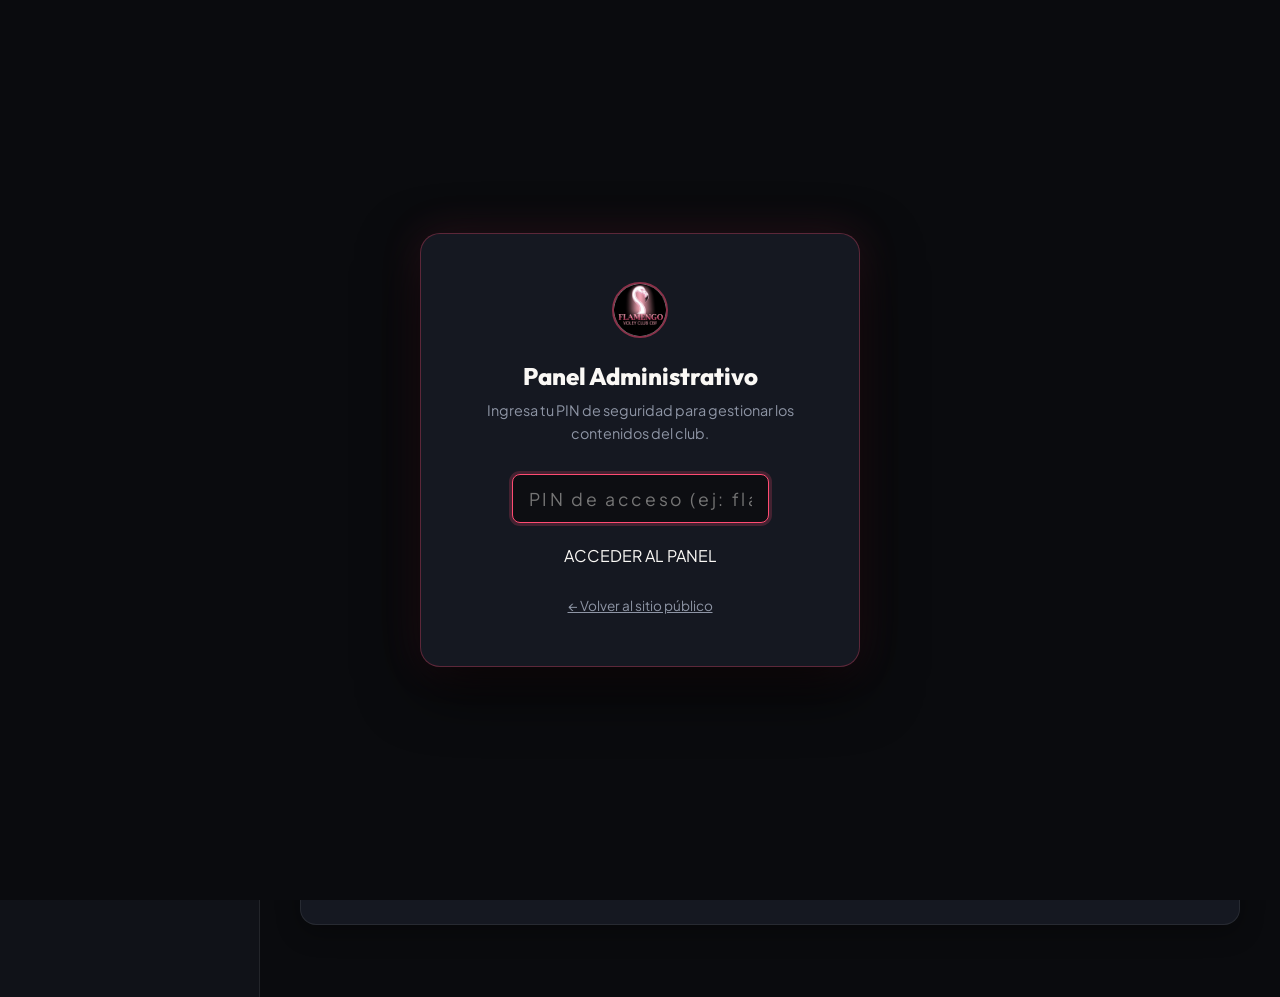
<file: admin.html>
<!DOCTYPE html>
<html lang="es">
<head>
  <meta charset="UTF-8">
  <meta name="viewport" content="width=device-width, initial-scale=1.0">
  <title>Panel de Administración | Flamengo Voleibol</title>
  <meta name="robots" content="noindex, nofollow">
  
  <link rel="icon" type="image/png" href="assets/images/logo.png">
  <link rel="stylesheet" href="css/main.css">
  <link rel="stylesheet" href="css/admin.css">
</head>
<body class="admin-body">

  <!-- PANTALLA DE BLOQUEO POR PIN -->
  <div id="admin-lock-screen" class="admin-lock-screen">
    <div class="admin-lock-box">
      <img src="assets/images/logo.png" alt="Flamengo Voleibol" style="width: 56px; height: 56px; border-radius: 50%; object-fit: cover; margin: 0 auto 1.5rem auto; display: block; border: 2px solid rgba(255,75,114,0.5);">
      <h2 style="font-family: 'Outfit', sans-serif; font-size: 1.5rem; margin-bottom: 0.5rem;">Panel Administrativo</h2>
      <p style="color: #8E95A5; font-size: 0.9rem; margin-bottom: 1.8rem;">Ingresa tu PIN de seguridad para gestionar los contenidos del club.</p>
      
      <form id="admin-pin-form">
        <div style="margin-bottom: 1.2rem;">
          <input type="password" id="admin-pin-input" class="admin-input" placeholder="PIN de acceso (ej: flamengo2026)" style="text-align: center; font-size: 1.1rem; letter-spacing: 0.15em;" required autofocus>
          <div id="admin-pin-error" style="color: #EF4444; font-size: 0.8rem; margin-top: 0.5rem; display: none;">PIN incorrecto. Intenta nuevamente.</div>
        </div>
        <button type="submit" class="btn btn-primary btn-block">ACCEDER AL PANEL</button>
      </form>
      <div style="margin-top: 1.5rem;">
        <a href="index.html" style="color: #8E95A5; font-size: 0.85rem; text-decoration: underline;">← Volver al sitio público</a>
      </div>
    </div>
  </div>

  <!-- HEADER DEL ADMIN -->
  <header class="admin-header">
    <div class="admin-brand">
      <a href="index.html" style="display: flex; align-items: center; gap: 0.6rem; text-decoration: none;">
        <img src="assets/images/logo.png" alt="Flamengo Voleibol" style="width: 42px; height: 42px; border-radius: 50%; object-fit: cover; border: 1.5px solid rgba(255,75,114,0.5);">
      </a>
      <span class="admin-brand-title">Panel CMS</span>
      <span class="admin-brand-badge">Parque Carvajal</span>
    </div>

    <div class="admin-header-actions">
      <a href="index.html" target="_blank" class="btn btn-sm btn-secondary">
        🌐 Ver Sitio en Vivo
      </a>
      <button type="button" class="btn btn-sm btn-primary btn-save-all-config">
        💾 Guardar Cambios
      </button>
      <button type="button" id="btn-logout" class="btn btn-sm btn-secondary" style="color: #EF4444;">
        Salir
      </button>
    </div>
  </header>

  <!-- LAYOUT PRINCIPAL -->
  <div class="admin-layout">
    
    <!-- SIDEBAR -->
    <aside class="admin-sidebar">
      <button type="button" class="admin-tab-btn active" data-tab="general">
        <span>📌</span> Información General
      </button>
      <button type="button" class="admin-tab-btn" data-tab="grupos">
        <span>👥</span> Categorías y Grupos
      </button>
      <button type="button" class="admin-tab-btn" data-tab="planes">
        <span>💰</span> Planes y Tarifas
      </button>
      <button type="button" class="admin-tab-btn" data-tab="hero">
        <span>🏐</span> Hero & Textos
      </button>
      <button type="button" class="admin-tab-btn" data-tab="entrenadores">
        <span>🧢</span> Entrenadores
      </button>
      <button type="button" class="admin-tab-btn" data-tab="resultados">
        <span>🏆</span> Marcador y Partidos
      </button>
      <button type="button" class="admin-tab-btn" data-tab="faq">
        <span>❓</span> Preguntas Frecuentes
      </button>
      <button type="button" class="admin-tab-btn" data-tab="leads">
        <span>📬</span> Solicitudes Recibidas
      </button>
      <button type="button" class="admin-tab-btn" data-tab="backup">
        <span>💾</span> Respaldos JSON
      </button>
    </aside>

    <!-- CONTENIDO DE LAS PESTAÑAS -->
    <main class="admin-content">

      <!-- PESTAÑA 1: INFORMACIÓN GENERAL -->
      <section id="tab-general" class="admin-tab-pane active">
        <div class="admin-card">
          <div class="admin-card-header">
            <h2 class="admin-card-title">Datos Principales del Club</h2>
            <button type="button" class="btn btn-sm btn-primary btn-save-all-config">Guardar Información</button>
          </div>
          <div class="admin-grid-2">
            <div class="admin-field">
              <label class="admin-label">Nombre Oficial del Club</label>
              <input type="text" id="admin-club-name" class="admin-input">
            </div>
            <div class="admin-field">
              <label class="admin-label">Slogan o Lema</label>
              <input type="text" id="admin-tagline" class="admin-input">
            </div>
            <div class="admin-field">
              <label class="admin-label">WhatsApp (Formato internacional, ej: +573025145457)</label>
              <input type="text" id="admin-whatsapp" class="admin-input">
              <span class="admin-helper">Número directo al que llegarán las reservas.</span>
            </div>
            <div class="admin-field">
              <label class="admin-label">WhatsApp Visible (Texto, ej: 302 514 5457)</label>
              <input type="text" id="admin-whatsapp-display" class="admin-input">
            </div>
            <div class="admin-field span-2">
              <label class="admin-label">Dirección y Sede Oficial en Bogotá</label>
              <input type="text" id="admin-address" class="admin-input" placeholder="Parque Carvajal — Calle 34 Sur # 69C - 60, Bogotá D.C.">
            </div>
            <div class="admin-field">
              <label class="admin-label">Zona / Localidad Principal</label>
              <input type="text" id="admin-locality" class="admin-input">
            </div>
            <div class="admin-field">
              <label class="admin-label">Valor de Inscripción</label>
              <input type="text" id="admin-registration-fee" class="admin-input" placeholder="$90.000 COP (Incluye Uniforme Oficial)">
            </div>
            <div class="admin-field">
              <label class="admin-label">Enlace de Instagram</label>
              <input type="text" id="admin-instagram" class="admin-input">
            </div>
            <div class="admin-field">
              <label class="admin-label">Correo Electrónico</label>
              <input type="email" id="admin-email" class="admin-input">
            </div>
            <div class="admin-field span-2">
              <label class="admin-label">Enlace a Google Maps ("Cómo Llegar")</label>
              <input type="text" id="admin-maps-url" class="admin-input">
            </div>
            <div class="admin-field">
              <label class="admin-label">PIN de Seguridad del Panel</label>
              <input type="password" id="admin-pin" class="admin-input">
            </div>
          </div>
        </div>
      </section>

      <!-- PESTAÑA 2: GRUPOS Y CATEGORÍAS -->
      <section id="tab-grupos" class="admin-tab-pane">
        <div style="display: flex; justify-content: space-between; align-items: center; margin-bottom: 1.5rem;">
          <div>
            <h2 style="font-family: 'Outfit', sans-serif; font-size: 1.6rem;">Categorías de Entrenamiento</h2>
            <p style="color: #8E95A5; font-size: 0.85rem;">Puedes editar los textos, precios, horarios, o agregar/eliminar categorías.</p>
          </div>
          <div style="display: flex; gap: 0.8rem;">
            <button type="button" class="btn btn-secondary" onclick="addNewGroup()">+ Agregar Nueva Categoría</button>
            <button type="button" class="btn btn-primary btn-save-all-config">💾 Guardar Cambios</button>
          </div>
        </div>
        
        <div id="admin-groups-container">
          <!-- Inyectado dinámicamente -->
        </div>
      </section>

      <!-- PESTAÑA 3: PLANES Y TARIFAS -->
      <section id="tab-planes" class="admin-tab-pane">
        <div style="display: flex; justify-content: space-between; align-items: center; margin-bottom: 1.5rem;">
          <div>
            <h2 style="font-family: 'Outfit', sans-serif; font-size: 1.6rem;">Planes y Mensualidades</h2>
            <p style="color: #8E95A5; font-size: 0.85rem;">Precios oficiales de las mensualidades e inscripción.</p>
          </div>
          <button type="button" class="btn btn-primary btn-save-all-config">💾 Guardar Planes</button>
        </div>
        
        <div id="admin-plans-container">
          <!-- Inyectado dinámicamente -->
        </div>
      </section>

      <!-- PESTAÑA 4: HERO & TEXTOS -->
      <section id="tab-hero" class="admin-tab-pane">
        <div class="admin-card">
          <div class="admin-card-header">
            <h2 class="admin-card-title">Encabezado y Mensaje de Conversión</h2>
            <button type="button" class="btn btn-sm btn-primary btn-save-all-config">Guardar Hero</button>
          </div>
          <div class="admin-grid-2">
            <div class="admin-field span-2">
              <label class="admin-label">Etiqueta Superior (Badge)</label>
              <input type="text" id="admin-hero-badge" class="admin-input">
            </div>
            <div class="admin-field span-2">
              <label class="admin-label">Título Principal (H1)</label>
              <input type="text" id="admin-hero-title" class="admin-input">
            </div>
            <div class="admin-field span-2">
              <label class="admin-label">Subtítulo Descriptivo</label>
              <textarea id="admin-hero-subtitle" class="admin-textarea" rows="3"></textarea>
            </div>
            <div class="admin-field">
              <label class="admin-label">Texto Botón Primario (CTA 1)</label>
              <input type="text" id="admin-hero-cta1" class="admin-input">
            </div>
            <div class="admin-field">
              <label class="admin-label">Texto Botón Secundario (CTA 2)</label>
              <input type="text" id="admin-hero-cta2" class="admin-input">
            </div>
            <div class="admin-field">
              <label class="admin-label">Indicador de Confianza 1</label>
              <input type="text" id="admin-hero-trust1" class="admin-input">
            </div>
            <div class="admin-field">
              <label class="admin-label">Indicador de Confianza 2</label>
              <input type="text" id="admin-hero-trust2" class="admin-input">
            </div>
            <div class="admin-field span-2">
              <label class="admin-label">Indicador de Confianza 3</label>
              <input type="text" id="admin-hero-trust3" class="admin-input">
            </div>
          </div>
        </div>
      </section>

      <!-- PESTAÑA 5: ENTRENADORES -->
      <section id="tab-entrenadores" class="admin-tab-pane">
        <div style="display: flex; justify-content: space-between; align-items: center; margin-bottom: 1.5rem;">
          <div>
            <h2 style="font-family: 'Outfit', sans-serif; font-size: 1.6rem;">Cuerpo Técnico (Didier y Eber)</h2>
            <p style="color: #8E95A5; font-size: 0.85rem;">Configura si deseas mostrar u ocultar la sección de entrenadores en el sitio web.</p>
          </div>
          <button type="button" class="btn btn-primary btn-save-all-config">💾 Guardar Entrenadores</button>
        </div>

        <div class="admin-card" style="background: rgba(255, 75, 114, 0.08); border-color: rgba(255, 75, 114, 0.3); margin-bottom: 1.5rem;">
          <div style="display: flex; align-items: center; justify-content: space-between; flex-wrap: wrap; gap: 1rem;">
            <div>
              <h3 style="font-size: 1.1rem; color: #FAF8F5; margin-bottom: 0.25rem;">👁️ Visibilidad en la Web Pública</h3>
              <p style="font-size: 0.85rem; color: #8E95A5;">Activa o desactiva para mostrar los profesores en las tarjetas de grupos y la sección de cuerpo técnico.</p>
            </div>
            <label style="display: flex; align-items: center; gap: 0.75rem; cursor: pointer; background: #0D0E12; padding: 0.7rem 1.2rem; border-radius: 8px; border: 1px solid rgba(250,248,245,0.15);">
              <input type="checkbox" id="admin-show-coaches" style="width: 20px; height: 20px; accent-color: #FF4B72;">
              <span style="font-weight: 700; font-size: 0.9rem; color: #FAF8F5;">Mostrar Entrenadores en la Web</span>
            </label>
          </div>
        </div>

        <div id="admin-coaches-container">
          <!-- Inyectado dinámicamente -->
        </div>
      </section>

      <!-- PESTAÑA 6: RESULTADOS Y COMPETENCIA -->
      <section id="tab-resultados" class="admin-tab-pane">
        <div class="admin-card">
          <div class="admin-card-header">
            <h2 class="admin-card-title">Último Partido Jugado</h2>
            <button type="button" class="btn btn-sm btn-primary btn-save-all-config">Guardar Marcador</button>
          </div>
          <div class="admin-grid-3">
            <div class="admin-field">
              <label class="admin-label">Estado</label>
              <input type="text" id="admin-match-status" class="admin-input">
            </div>
            <div class="admin-field span-2">
              <label class="admin-label">Torneo o Encuentro</label>
              <input type="text" id="admin-match-tournament" class="admin-input">
            </div>
            <div class="admin-field">
              <label class="admin-label">Equipo Local</label>
              <input type="text" id="admin-match-home" class="admin-input">
            </div>
            <div class="admin-field">
              <label class="admin-label">Sets Flamengo</label>
              <input type="text" id="admin-match-score-home" class="admin-input">
            </div>
            <div class="admin-field">
              <label class="admin-label">Sets Rival</label>
              <input type="text" id="admin-match-score-away" class="admin-input">
            </div>
            <div class="admin-field">
              <label class="admin-label">Equipo Rival</label>
              <input type="text" id="admin-match-away" class="admin-input">
            </div>
            <div class="admin-field span-2">
              <label class="admin-label">Nota del Partido</label>
              <input type="text" id="admin-match-note" class="admin-input">
            </div>
          </div>
        </div>

        <div class="admin-card">
          <div class="admin-card-header">
            <h2 class="admin-card-title">Próximo Partido Programado</h2>
          </div>
          <div class="admin-grid-2">
            <div class="admin-field">
              <label class="admin-label">Torneo / Fogueo</label>
              <input type="text" id="admin-next-tournament" class="admin-input">
            </div>
            <div class="admin-field">
              <label class="admin-label">Fecha y Hora</label>
              <input type="text" id="admin-next-date" class="admin-input">
            </div>
            <div class="admin-field">
              <label class="admin-label">Sede / Cancha</label>
              <input type="text" id="admin-next-location" class="admin-input">
            </div>
            <div class="admin-field">
              <label class="admin-label">Rival</label>
              <input type="text" id="admin-next-rival" class="admin-input">
            </div>
          </div>
        </div>
      </section>

      <!-- PESTAÑA 7: FAQ -->
      <section id="tab-faq" class="admin-tab-pane">
        <div style="display: flex; justify-content: space-between; align-items: center; margin-bottom: 1.5rem;">
          <h2 style="font-family: 'Outfit', sans-serif; font-size: 1.6rem;">Preguntas Frecuentes (FAQ)</h2>
          <div style="display: flex; gap: 0.8rem;">
            <button type="button" class="btn btn-secondary" onclick="addNewFaq()">+ Nueva Pregunta</button>
            <button type="button" class="btn btn-primary btn-save-all-config">💾 Guardar Preguntas</button>
          </div>
        </div>
        <div id="admin-faq-container">
          <!-- Inyectado dinámicamente -->
        </div>
      </section>

      <!-- PESTAÑA 8: LEADS -->
      <section id="tab-leads" class="admin-tab-pane">
        <div class="admin-card">
          <div class="admin-card-header">
            <div>
              <h2 class="admin-card-title">Reservas de Clases de Cortesía</h2>
              <p style="color: #8E95A5; font-size: 0.85rem;" id="admin-leads-count"></p>
            </div>
            <button type="button" class="btn btn-sm btn-secondary" onclick="renderLeadsTable()">🔄 Actualizar</button>
          </div>

          <div class="admin-table-wrapper">
            <table class="admin-table">
              <thead>
                <tr>
                  <th>Nombre</th>
                  <th>WhatsApp</th>
                  <th>Categoría</th>
                  <th>Experiencia</th>
                  <th>Fecha</th>
                  <th>Estado</th>
                  <th>Acciones</th>
                </tr>
              </thead>
              <tbody id="admin-leads-tbody">
                <!-- Inyectado dinámicamente -->
              </tbody>
            </table>
          </div>
        </div>
      </section>

      <!-- PESTAÑA 9: RESPALDOS Y RESET -->
      <section id="tab-backup" class="admin-tab-pane">
        <div class="admin-card">
          <div class="admin-card-header">
            <h2 class="admin-card-title">Copias de Seguridad (Backup JSON)</h2>
          </div>
          <p style="color: #C8CDD6; font-size: 0.95rem; margin-bottom: 1.5rem; line-height: 1.6;">
            Descarga un respaldo con todos los datos y cambios actuales de tu sitio web:
          </p>

          <div style="display: flex; flex-wrap: wrap; gap: 1rem; margin-bottom: 2rem;">
            <button type="button" id="btn-export-backup" class="btn btn-primary">
              📥 Descargar Configuración JSON
            </button>

            <label class="btn btn-secondary" style="cursor: pointer;">
              📤 Cargar Archivo JSON
              <input type="file" id="admin-import-file" accept=".json" style="display: none;">
            </label>
          </div>

          <hr style="border: 0; border-top: 1px solid rgba(250,248,245,0.08); margin: 2rem 0;">

          <div class="admin-card-header">
            <h3 style="font-family: 'Outfit', sans-serif; font-size: 1.2rem; color: #EF4444;">Restablecer a Datos Oficiales</h3>
          </div>
          <p style="color: #8E95A5; font-size: 0.875rem; margin-bottom: 1rem;">
            Restablece los datos a las categorías oficiales (Masculina Menores y Femenino Infantil en Parque Carvajal, 3025145457, $75k/$60k/$90k):
          </p>
          <button type="button" id="btn-reset-defaults" class="btn btn-secondary" style="color: #EF4444; border-color: rgba(239,68,68,0.3);">
            ⚠️ Restablecer a Datos Oficiales Actualizados
          </button>
        </div>
      </section>

    </main>
  </div>

  <div id="admin-toast" class="toast-msg"></div>

  <script src="js/config.js"></script>
  <script src="js/storage.js"></script>
  <script src="js/admin.js"></script>
</body>
</html>
</file>
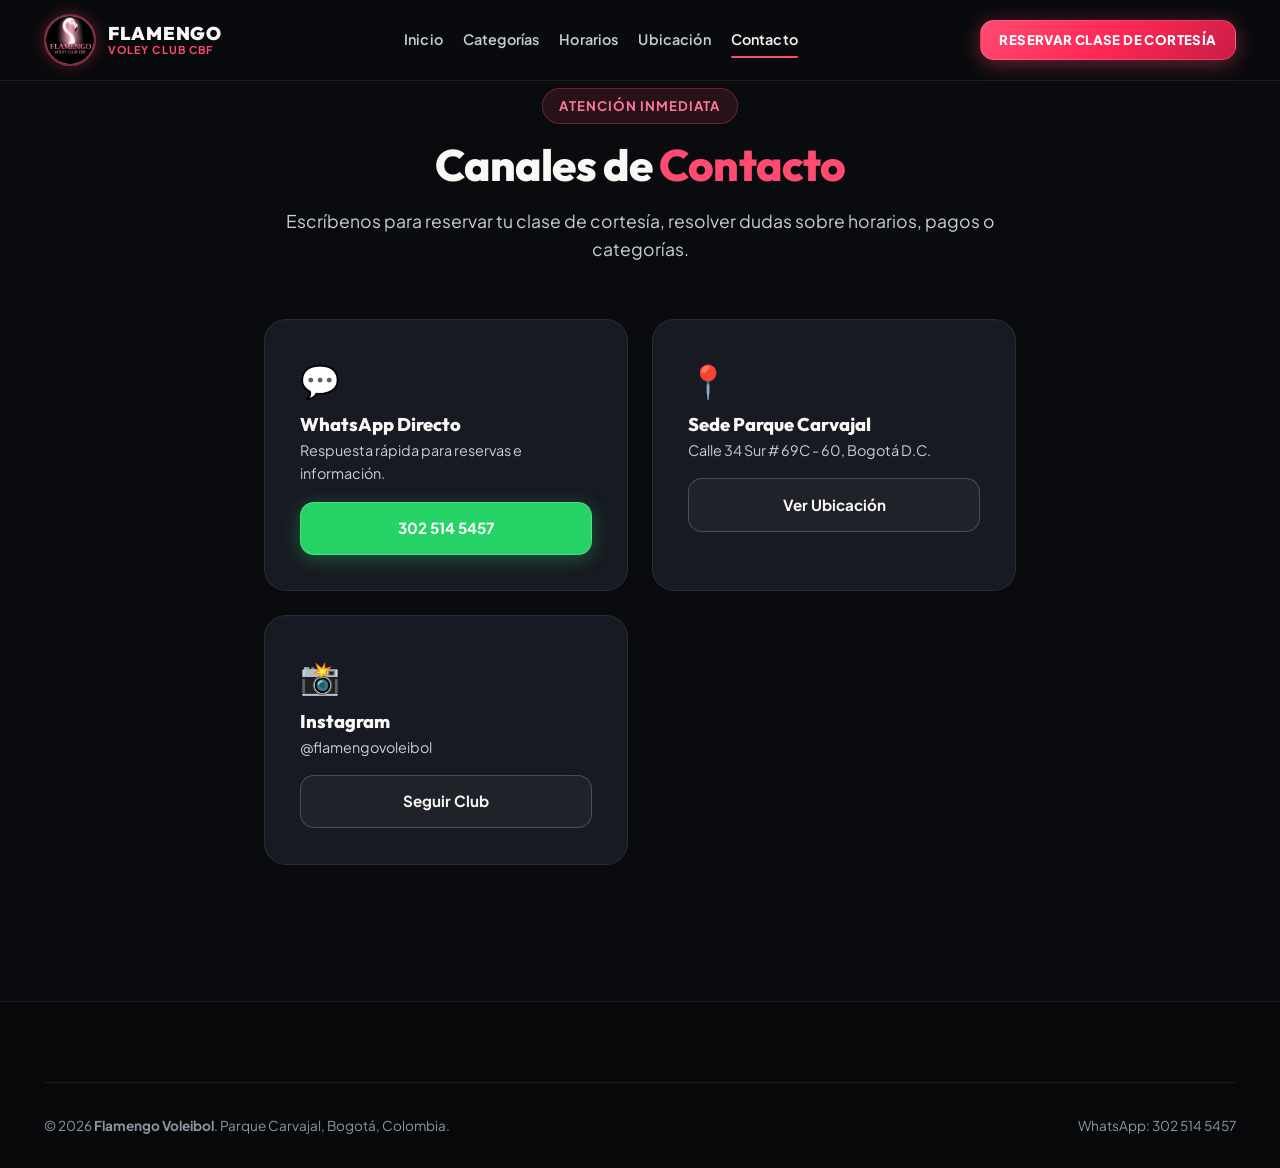
<file: contacto.html>
<!DOCTYPE html>
<html lang="es">
<head>
  <meta charset="UTF-8">
  <meta name="viewport" content="width=device-width, initial-scale=1.0">
  <title>Contacto y WhatsApp Oficial | Flamengo Voleibol Bogotá</title>
  <meta name="description" content="Contáctanos al WhatsApp 302 514 5457 o visítanos en Parque Carvajal (Calle 34 Sur # 69C-60, Bogotá).">
  <link rel="canonical" href="https://flamengovoley.com/contacto.html">
  <link rel="icon" type="image/png" href="assets/images/logo.png">
  <link rel="stylesheet" href="css/main.css">
  <link rel="stylesheet" href="css/components.css">
</head>
<body>
  <header class="navbar" role="banner">
    <div class="container navbar-container">
      <a href="index.html" class="navbar-brand">
        <img src="assets/images/logo.png" alt="Flamengo Voleibol Bogotá" class="navbar-logo-img">
        <div class="navbar-brand-text">
          <span class="brand-title">FLAMENGO</span>
          <span class="brand-sub">VOLEY CLUB CBF</span>
        </div>
      </a>
      <nav class="navbar-nav">
        <a href="index.html#inicio" class="nav-link">Inicio</a>
        <a href="grupos.html" class="nav-link">Categorías</a>
        <a href="horarios.html" class="nav-link">Horarios</a>
        <a href="ubicacion.html" class="nav-link">Ubicación</a>
        <a href="contacto.html" class="nav-link active">Contacto</a>
      </nav>
      <div class="navbar-actions">
        <a href="index.html#entrenamiento-prueba" class="btn btn-sm btn-primary">RESERVAR CLASE DE CORTESÍA</a>
      </div>
    </div>
  </header>

  <main class="section">
    <div class="container" style="max-width: 800px; text-align: center;">
      <header class="section-header">
        <span class="badge-tag">Atención Inmediata</span>
        <h1 class="section-title">Canales de <span>Contacto</span></h1>
        <p class="section-subtitle">
          Escríbenos para reservar tu clase de cortesía, resolver dudas sobre horarios, pagos o categorías.
        </p>
      </header>

      <div class="contact-methods-grid" style="display: grid; grid-template-columns: repeat(auto-fit, minmax(240px, 1fr)); gap: 1.5rem; margin-bottom: 3rem; text-align: left;">
        <div class="group-card">
          <div style="font-size: 2rem; margin-bottom: 0.5rem;">💬</div>
          <h3 style="color: var(--bone-white); font-size: 1.15rem; font-weight: 800; margin-bottom: 0.2rem;">WhatsApp Directo</h3>
          <p style="color: var(--text-secondary); font-size: 0.9rem; margin-bottom: 1rem;">Respuesta rápida para reservas e información.</p>
          <a href="#" class="btn btn-whatsapp btn-block dynamic-whatsapp-link" target="_blank" rel="noopener noreferrer">302 514 5457</a>
        </div>

        <div class="group-card">
          <div style="font-size: 2rem; margin-bottom: 0.5rem;">📍</div>
          <h3 style="color: var(--bone-white); font-size: 1.15rem; font-weight: 800; margin-bottom: 0.2rem;">Sede Parque Carvajal</h3>
          <p style="color: var(--text-secondary); font-size: 0.9rem; margin-bottom: 1rem;">Calle 34 Sur # 69C - 60, Bogotá D.C.</p>
          <a href="ubicacion.html" class="btn btn-secondary btn-block">Ver Ubicación</a>
        </div>

        <div class="group-card">
          <div style="font-size: 2rem; margin-bottom: 0.5rem;">📸</div>
          <h3 style="color: var(--bone-white); font-size: 1.15rem; font-weight: 800; margin-bottom: 0.2rem;">Instagram</h3>
          <p style="color: var(--text-secondary); font-size: 0.9rem; margin-bottom: 1rem;">@flamengovoleibol</p>
          <a href="https://instagram.com/flamengovoleibol" target="_blank" rel="noopener noreferrer" class="btn btn-secondary btn-block dynamic-instagram-link">Seguir Club</a>
        </div>
      </div>
    </div>
  </main>

  <footer class="footer" role="contentinfo">
    <div class="container">
      <div class="footer-bottom">
        <div>© 2026 <strong>Flamengo Voleibol</strong>. Parque Carvajal, Bogotá, Colombia.</div>
        <div>WhatsApp: 302 514 5457</div>
      </div>
    </div>
  </footer>

  <script src="js/config.js"></script>
  <script src="js/storage.js"></script>
  <script src="js/app.js"></script>
</body>
</html>
</file>
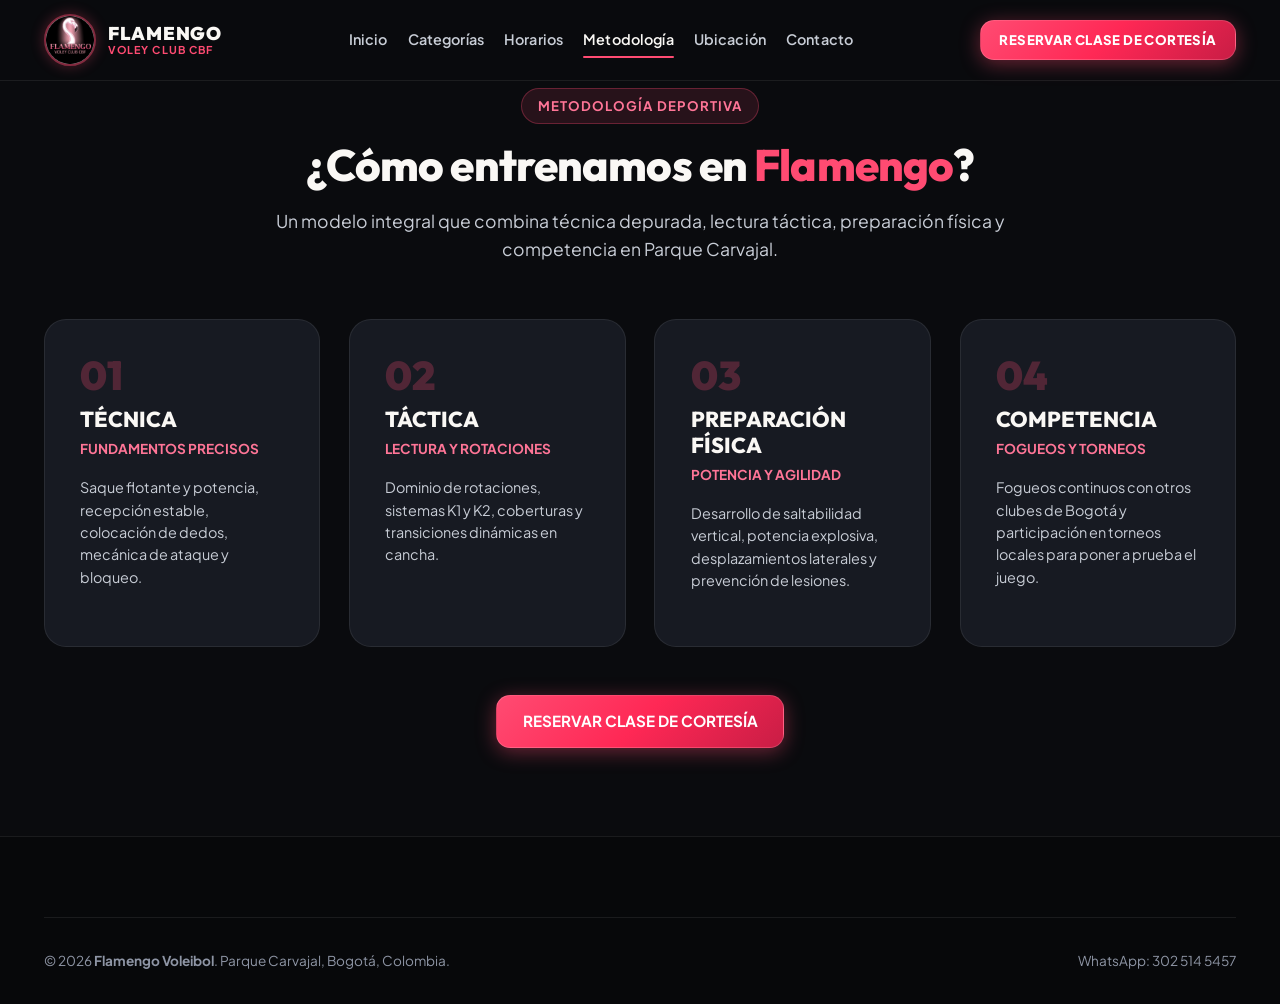
<file: entrenamientos.html>
<!DOCTYPE html>
<html lang="es">
<head>
  <meta charset="UTF-8">
  <meta name="viewport" content="width=device-width, initial-scale=1.0">
  <title>Metodología de Entrenamiento | Flamengo Voleibol Bogotá</title>
  <meta name="description" content="Aprende cómo entrenamos en Flamengo Voleibol: técnica, táctica, preparación física y competencia en Parque Carvajal, Bogotá.">
  <link rel="canonical" href="https://flamengovoley.com/entrenamientos.html">
  <link rel="icon" type="image/png" href="assets/images/logo.png">
  <link rel="stylesheet" href="css/main.css">
  <link rel="stylesheet" href="css/components.css">
</head>
<body>
  <header class="navbar" role="banner">
    <div class="container navbar-container">
      <a href="index.html" class="navbar-brand">
        <img src="assets/images/logo.png" alt="Flamengo Voleibol Bogotá" class="navbar-logo-img">
        <div class="navbar-brand-text">
          <span class="brand-title">FLAMENGO</span>
          <span class="brand-sub">VOLEY CLUB CBF</span>
        </div>
      </a>
      <nav class="navbar-nav">
        <a href="index.html#inicio" class="nav-link">Inicio</a>
        <a href="grupos.html" class="nav-link">Categorías</a>
        <a href="horarios.html" class="nav-link">Horarios</a>
        <a href="entrenamientos.html" class="nav-link active">Metodología</a>
        <a href="ubicacion.html" class="nav-link">Ubicación</a>
        <a href="contacto.html" class="nav-link">Contacto</a>
      </nav>
      <div class="navbar-actions">
        <a href="index.html#entrenamiento-prueba" class="btn btn-sm btn-primary">RESERVAR CLASE DE CORTESÍA</a>
      </div>
    </div>
  </header>

  <main class="section">
    <div class="container">
      <header class="section-header">
        <span class="badge-tag">Metodología Deportiva</span>
        <h1 class="section-title">¿Cómo entrenamos en <span>Flamengo</span>?</h1>
        <p class="section-subtitle">
          Un modelo integral que combina técnica depurada, lectura táctica, preparación física y competencia en Parque Carvajal.
        </p>
      </header>

      <div class="methodology-grid">
        <article class="method-card">
          <div class="method-step-num">01</div>
          <h2 class="method-title">TÉCNICA</h2>
          <div class="method-subtitle">Fundamentos precisos</div>
          <p class="method-desc">Saque flotante y potencia, recepción estable, colocación de dedos, mecánica de ataque y bloqueo.</p>
        </article>

        <article class="method-card">
          <div class="method-step-num">02</div>
          <h2 class="method-title">TÁCTICA</h2>
          <div class="method-subtitle">Lectura y rotaciones</div>
          <p class="method-desc">Dominio de rotaciones, sistemas K1 y K2, coberturas y transiciones dinámicas en cancha.</p>
        </article>

        <article class="method-card">
          <div class="method-step-num">03</div>
          <h2 class="method-title">PREPARACIÓN FÍSICA</h2>
          <div class="method-subtitle">Potencia y agilidad</div>
          <p class="method-desc">Desarrollo de saltabilidad vertical, potencia explosiva, desplazamientos laterales y prevención de lesiones.</p>
        </article>

        <article class="method-card">
          <div class="method-step-num">04</div>
          <h2 class="method-title">COMPETENCIA</h2>
          <div class="method-subtitle">Fogueos y torneos</div>
          <p class="method-desc">Fogueos continuos con otros clubes de Bogotá y participación en torneos locales para poner a prueba el juego.</p>
        </article>
      </div>

      <div style="text-align: center; margin-top: 3rem;">
        <a href="index.html#entrenamiento-prueba" class="btn btn-primary">RESERVAR CLASE DE CORTESÍA</a>
      </div>
    </div>
  </main>

  <footer class="footer" role="contentinfo">
    <div class="container">
      <div class="footer-bottom">
        <div>© 2026 <strong>Flamengo Voleibol</strong>. Parque Carvajal, Bogotá, Colombia.</div>
        <div>WhatsApp: 302 514 5457</div>
      </div>
    </div>
  </footer>

  <script src="js/config.js"></script>
  <script src="js/storage.js"></script>
  <script src="js/app.js"></script>
</body>
</html>
</file>
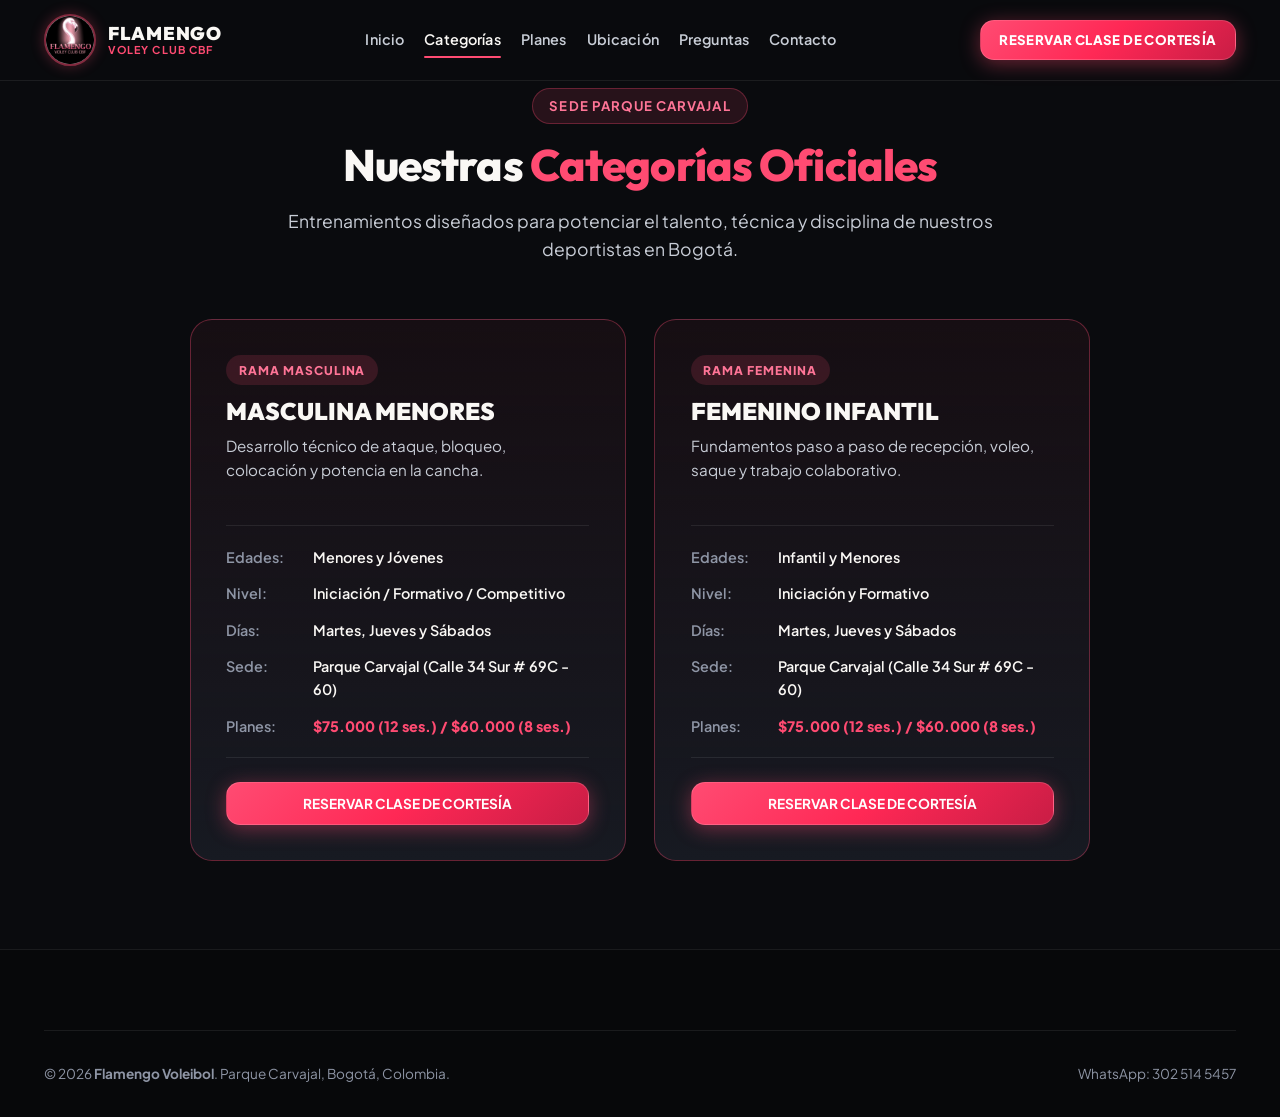
<file: grupos.html>
<!DOCTYPE html>
<html lang="es">
<head>
  <meta charset="UTF-8">
  <meta name="viewport" content="width=device-width, initial-scale=1.0">
  <title>Categorías y Grupos | Flamengo Voleibol Bogotá</title>
  <meta name="description" content="Categorías Masculina Menores y Femenino Infantil en Flamengo Voleibol Bogotá (Parque Carvajal). Planes de 8 y 12 sesiones desde $60.000.">
  <link rel="canonical" href="https://flamengovoley.com/grupos.html">
  <link rel="icon" type="image/png" href="assets/images/logo.png">
  <link rel="stylesheet" href="css/main.css">
  <link rel="stylesheet" href="css/components.css">
</head>
<body>
  <header class="navbar" role="banner">
    <div class="container navbar-container">
      <a href="index.html" class="navbar-brand">
        <img src="assets/images/logo.png" alt="Flamengo Voleibol Bogotá" class="navbar-logo-img">
        <div class="navbar-brand-text">
          <span class="brand-title">FLAMENGO</span>
          <span class="brand-sub">VOLEY CLUB CBF</span>
        </div>
      </a>
      <nav class="navbar-nav">
        <a href="index.html#inicio" class="nav-link">Inicio</a>
        <a href="grupos.html" class="nav-link active">Categorías</a>
        <a href="index.html#planes" class="nav-link">Planes</a>
        <a href="index.html#ubicacion" class="nav-link">Ubicación</a>
        <a href="index.html#faq" class="nav-link">Preguntas</a>
        <a href="index.html#contacto" class="nav-link">Contacto</a>
      </nav>
      <div class="navbar-actions">
        <a href="index.html#entrenamiento-prueba" class="btn btn-sm btn-primary">RESERVAR CLASE DE CORTESÍA</a>
      </div>
    </div>
  </header>

  <main class="section">
    <div class="container">
      <header class="section-header">
        <span class="badge-tag">Sede Parque Carvajal</span>
        <h1 class="section-title">Nuestras <span>Categorías Oficiales</span></h1>
        <p class="section-subtitle">
          Entrenamientos diseñados para potenciar el talento, técnica y disciplina de nuestros deportistas en Bogotá.
        </p>
      </header>

      <div class="groups-grid" style="max-width: 900px; margin: 0 auto;">
        
        <!-- MASCULINA MENORES -->
        <article class="group-card featured">
          <div class="group-card-header">
            <span class="group-badge">Rama Masculina</span>
            <h2 class="group-name" style="font-size: 1.5rem;">MASCULINA MENORES</h2>
            <p class="group-desc">Desarrollo técnico de ataque, bloqueo, colocación y potencia en la cancha.</p>
          </div>
          <div class="group-details-list">
            <div class="detail-row"><span class="detail-label">Edades:</span><span class="detail-value">Menores y Jóvenes</span></div>
            <div class="detail-row"><span class="detail-label">Nivel:</span><span class="detail-value">Iniciación / Formativo / Competitivo</span></div>
            <div class="detail-row"><span class="detail-label">Días:</span><span class="detail-value">Martes, Jueves y Sábados</span></div>
            <div class="detail-row"><span class="detail-label">Sede:</span><span class="detail-value">Parque Carvajal (Calle 34 Sur # 69C - 60)</span></div>
            <div class="detail-row detail-row-coach"><span class="detail-label">Profesores:</span><span class="detail-value">Didier / Eber</span></div>
            <div class="detail-row"><span class="detail-label">Planes:</span><span class="detail-value" style="color: var(--pink-primary); font-weight:800;">$75.000 (12 ses.) / $60.000 (8 ses.)</span></div>
          </div>
          <a href="index.html#entrenamiento-prueba" class="btn btn-sm btn-primary btn-block">RESERVAR CLASE DE CORTESÍA</a>
        </article>

        <!-- FEMENINO INFANTIL -->
        <article class="group-card featured">
          <div class="group-card-header">
            <span class="group-badge">Rama Femenina</span>
            <h2 class="group-name" style="font-size: 1.5rem;">FEMENINO INFANTIL</h2>
            <p class="group-desc">Fundamentos paso a paso de recepción, voleo, saque y trabajo colaborativo.</p>
          </div>
          <div class="group-details-list">
            <div class="detail-row"><span class="detail-label">Edades:</span><span class="detail-value">Infantil y Menores</span></div>
            <div class="detail-row"><span class="detail-label">Nivel:</span><span class="detail-value">Iniciación y Formativo</span></div>
            <div class="detail-row"><span class="detail-label">Días:</span><span class="detail-value">Martes, Jueves y Sábados</span></div>
            <div class="detail-row"><span class="detail-label">Sede:</span><span class="detail-value">Parque Carvajal (Calle 34 Sur # 69C - 60)</span></div>
            <div class="detail-row detail-row-coach"><span class="detail-label">Profesores:</span><span class="detail-value">Didier / Eber</span></div>
            <div class="detail-row"><span class="detail-label">Planes:</span><span class="detail-value" style="color: var(--pink-primary); font-weight:800;">$75.000 (12 ses.) / $60.000 (8 ses.)</span></div>
          </div>
          <a href="index.html#entrenamiento-prueba" class="btn btn-sm btn-primary btn-block">RESERVAR CLASE DE CORTESÍA</a>
        </article>

      </div>
    </div>
  </main>

  <footer class="footer" role="contentinfo">
    <div class="container">
      <div class="footer-bottom">
        <div>© 2026 <strong>Flamengo Voleibol</strong>. Parque Carvajal, Bogotá, Colombia.</div>
        <div>WhatsApp: 302 514 5457</div>
      </div>
    </div>
  </footer>

  <script src="js/config.js"></script>
  <script src="js/storage.js"></script>
  <script src="js/app.js"></script>
</body>
</html>
</file>
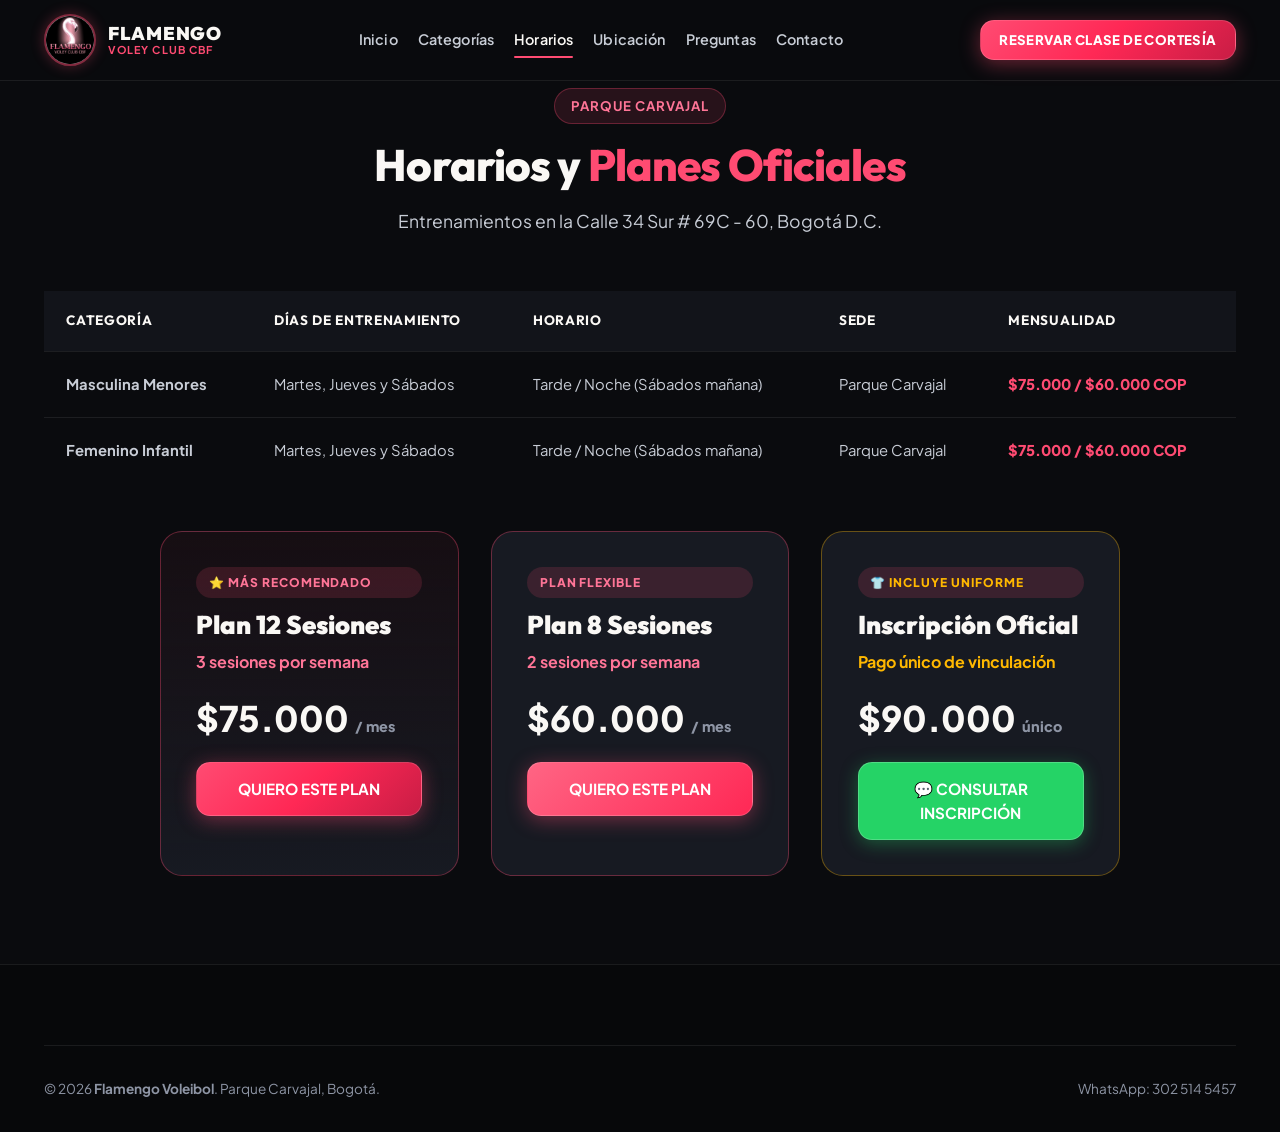
<file: horarios.html>
<!DOCTYPE html>
<html lang="es">
<head>
  <meta charset="UTF-8">
  <meta name="viewport" content="width=device-width, initial-scale=1.0">
  <title>Horarios y Tarifas | Flamengo Voleibol Bogotá</title>
  <meta name="description" content="Horarios y planes mensuales de Flamengo Voleibol en Parque Carvajal Bogotá. Plan 12 sesiones $75.000, 8 sesiones $60.000, inscripción $90.000 con uniforme.">
  <link rel="canonical" href="https://flamengovoley.com/horarios.html">
  <link rel="icon" type="image/png" href="assets/images/logo.png">
  <link rel="stylesheet" href="css/main.css">
  <link rel="stylesheet" href="css/components.css">
</head>
<body>
  <header class="navbar" role="banner">
    <div class="container navbar-container">
      <a href="index.html" class="navbar-brand">
        <img src="assets/images/logo.png" alt="Flamengo Voleibol Bogotá" class="navbar-logo-img">
        <div class="navbar-brand-text">
          <span class="brand-title">FLAMENGO</span>
          <span class="brand-sub">VOLEY CLUB CBF</span>
        </div>
      </a>
      <nav class="navbar-nav">
        <a href="index.html#inicio" class="nav-link">Inicio</a>
        <a href="grupos.html" class="nav-link">Categorías</a>
        <a href="horarios.html" class="nav-link active">Horarios</a>
        <a href="ubicacion.html" class="nav-link">Ubicación</a>
        <a href="index.html#faq" class="nav-link">Preguntas</a>
        <a href="index.html#contacto" class="nav-link">Contacto</a>
      </nav>
      <div class="navbar-actions">
        <a href="index.html#entrenamiento-prueba" class="btn btn-sm btn-primary">RESERVAR CLASE DE CORTESÍA</a>
      </div>
    </div>
  </header>

  <main class="section">
    <div class="container">
      <header class="section-header">
        <span class="badge-tag">Parque Carvajal</span>
        <h1 class="section-title">Horarios y <span>Planes Oficiales</span></h1>
        <p class="section-subtitle">
          Entrenamientos en la Calle 34 Sur # 69C - 60, Bogotá D.C.
        </p>
      </header>

      <!-- TABLA DE HORARIOS -->
      <div class="pricing-table-wrapper" style="margin-bottom: 3rem;">
        <table class="pricing-table">
          <thead>
            <tr>
              <th>Categoría</th>
              <th>Días de Entrenamiento</th>
              <th>Horario</th>
              <th>Sede</th>
              <th>Mensualidad</th>
            </tr>
          </thead>
          <tbody>
            <tr>
              <td><strong>Masculina Menores</strong></td>
              <td>Martes, Jueves y Sábados</td>
              <td>Tarde / Noche (Sábados mañana)</td>
              <td>Parque Carvajal</td>
              <td><span style="color: var(--pink-primary); font-weight:800;">$75.000 / $60.000 COP</span></td>
            </tr>
            <tr>
              <td><strong>Femenino Infantil</strong></td>
              <td>Martes, Jueves y Sábados</td>
              <td>Tarde / Noche (Sábados mañana)</td>
              <td>Parque Carvajal</td>
              <td><span style="color: var(--pink-primary); font-weight:800;">$75.000 / $60.000 COP</span></td>
            </tr>
          </tbody>
        </table>
      </div>

      <!-- PLANES -->
      <div style="display: grid; grid-template-columns: repeat(auto-fit, minmax(280px, 1fr)); gap: 2rem; max-width: 960px; margin: 0 auto;">
        <div class="group-card featured">
          <span class="group-badge">⭐ Más Recomendado</span>
          <h3 class="group-name">Plan 12 Sesiones</h3>
          <p style="color: var(--pink-soft); font-weight:700;">3 sesiones por semana</p>
          <div style="font-size: 2.2rem; font-weight: 900; color: var(--bone-white); margin: 1rem 0;">$75.000 <span style="font-size: 0.9rem; color: var(--text-muted);">/ mes</span></div>
          <a href="index.html#entrenamiento-prueba" class="btn btn-primary btn-block">QUIERO ESTE PLAN</a>
        </div>

        <div class="group-card" style="border-color: rgba(255, 75, 114, 0.35);">
          <span class="group-badge">Plan Flexible</span>
          <h3 class="group-name">Plan 8 Sesiones</h3>
          <p style="color: var(--pink-soft); font-weight:700;">2 sesiones por semana</p>
          <div style="font-size: 2.2rem; font-weight: 900; color: var(--bone-white); margin: 1rem 0;">$60.000 <span style="font-size: 0.9rem; color: var(--text-muted);">/ mes</span></div>
          <a href="index.html#entrenamiento-prueba" class="btn btn-primary btn-block" style="background: linear-gradient(135deg, #FF6584 0%, #FF2855 100%);">QUIERO ESTE PLAN</a>
        </div>

        <div class="group-card" style="border-color: rgba(255, 184, 0, 0.35);">
          <span class="group-badge" style="color: var(--color-gold);">👕 Incluye Uniforme</span>
          <h3 class="group-name">Inscripción Oficial</h3>
          <p style="color: var(--color-gold); font-weight:700;">Pago único de vinculación</p>
          <div style="font-size: 2.2rem; font-weight: 900; color: var(--bone-white); margin: 1rem 0;">$90.000 <span style="font-size: 0.9rem; color: var(--text-muted);">único</span></div>
          <a href="#" class="btn btn-whatsapp btn-block btn-whatsapp-inscripcion" target="_blank" rel="noopener noreferrer">💬 CONSULTAR INSCRIPCIÓN</a>
        </div>
      </div>

    </div>
  </main>

  <footer class="footer" role="contentinfo">
    <div class="container">
      <div class="footer-bottom">
        <div>© 2026 <strong>Flamengo Voleibol</strong>. Parque Carvajal, Bogotá.</div>
        <div>WhatsApp: 302 514 5457</div>
      </div>
    </div>
  </footer>

  <script src="js/config.js"></script>
  <script src="js/storage.js"></script>
  <script src="js/app.js"></script>
</body>
</html>
</file>
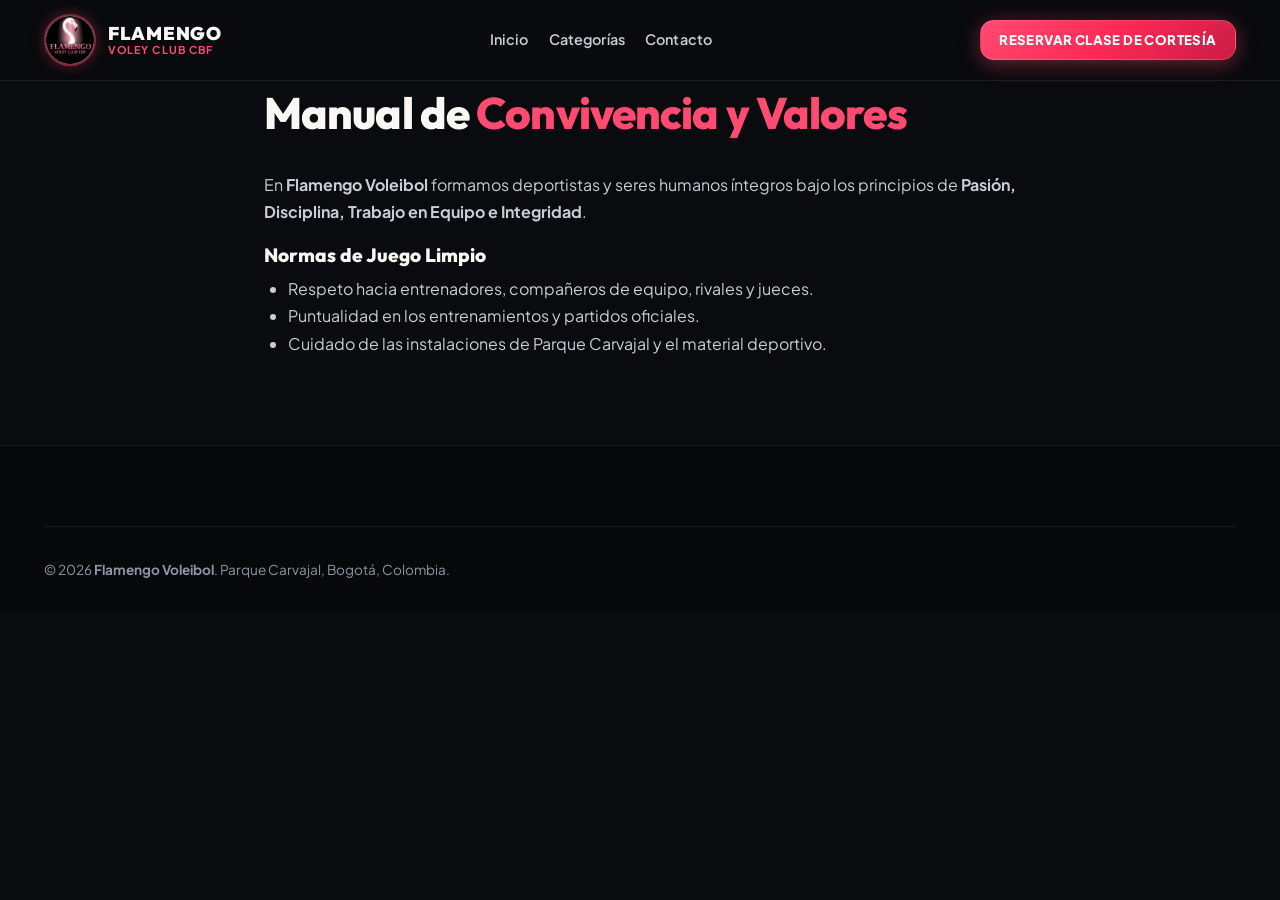
<file: manual-convivencia.html>
<!DOCTYPE html>
<html lang="es">
<head>
  <meta charset="UTF-8">
  <meta name="viewport" content="width=device-width, initial-scale=1.0">
  <title>Manual de Convivencia | Flamengo Voleibol Bogotá</title>
  <link rel="icon" type="image/png" href="assets/images/logo.png">
  <link rel="stylesheet" href="css/main.css">
  <link rel="stylesheet" href="css/components.css">
</head>
<body>
  <header class="navbar" role="banner">
    <div class="container navbar-container">
      <a href="index.html" class="navbar-brand">
        <img src="assets/images/logo.png" alt="Flamengo Voleibol Bogotá" class="navbar-logo-img">
        <div class="navbar-brand-text">
          <span class="brand-title">FLAMENGO</span>
          <span class="brand-sub">VOLEY CLUB CBF</span>
        </div>
      </a>
      <nav class="navbar-nav">
        <a href="index.html#inicio" class="nav-link">Inicio</a>
        <a href="grupos.html" class="nav-link">Categorías</a>
        <a href="contacto.html" class="nav-link">Contacto</a>
      </nav>
      <div class="navbar-actions">
        <a href="index.html#entrenamiento-prueba" class="btn btn-sm btn-primary">RESERVAR CLASE DE CORTESÍA</a>
      </div>
    </div>
  </header>

  <main class="section">
    <div class="container" style="max-width: 800px; color: var(--text-secondary); line-height: 1.7;">
      <h1 class="section-title" style="margin-bottom: 2rem;">Manual de <span>Convivencia y Valores</span></h1>
      <p>En <strong>Flamengo Voleibol</strong> formamos deportistas y seres humanos íntegros bajo los principios de <strong>Pasión, Disciplina, Trabajo en Equipo e Integridad</strong>.</p>
      <h2 style="color: var(--bone-white); font-size: 1.2rem; margin-top: 1.2rem;">Normas de Juego Limpio</h2>
      <ul style="list-style: disc; padding-left: 1.5rem; margin-top: 0.5rem;">
        <li>Respeto hacia entrenadores, compañeros de equipo, rivales y jueces.</li>
        <li>Puntualidad en los entrenamientos y partidos oficiales.</li>
        <li>Cuidado de las instalaciones de Parque Carvajal y el material deportivo.</li>
      </ul>
    </div>
  </main>

  <footer class="footer" role="contentinfo">
    <div class="container">
      <div class="footer-bottom">
        <div>© 2026 <strong>Flamengo Voleibol</strong>. Parque Carvajal, Bogotá, Colombia.</div>
      </div>
    </div>
  </footer>
</body>
</html>
</file>
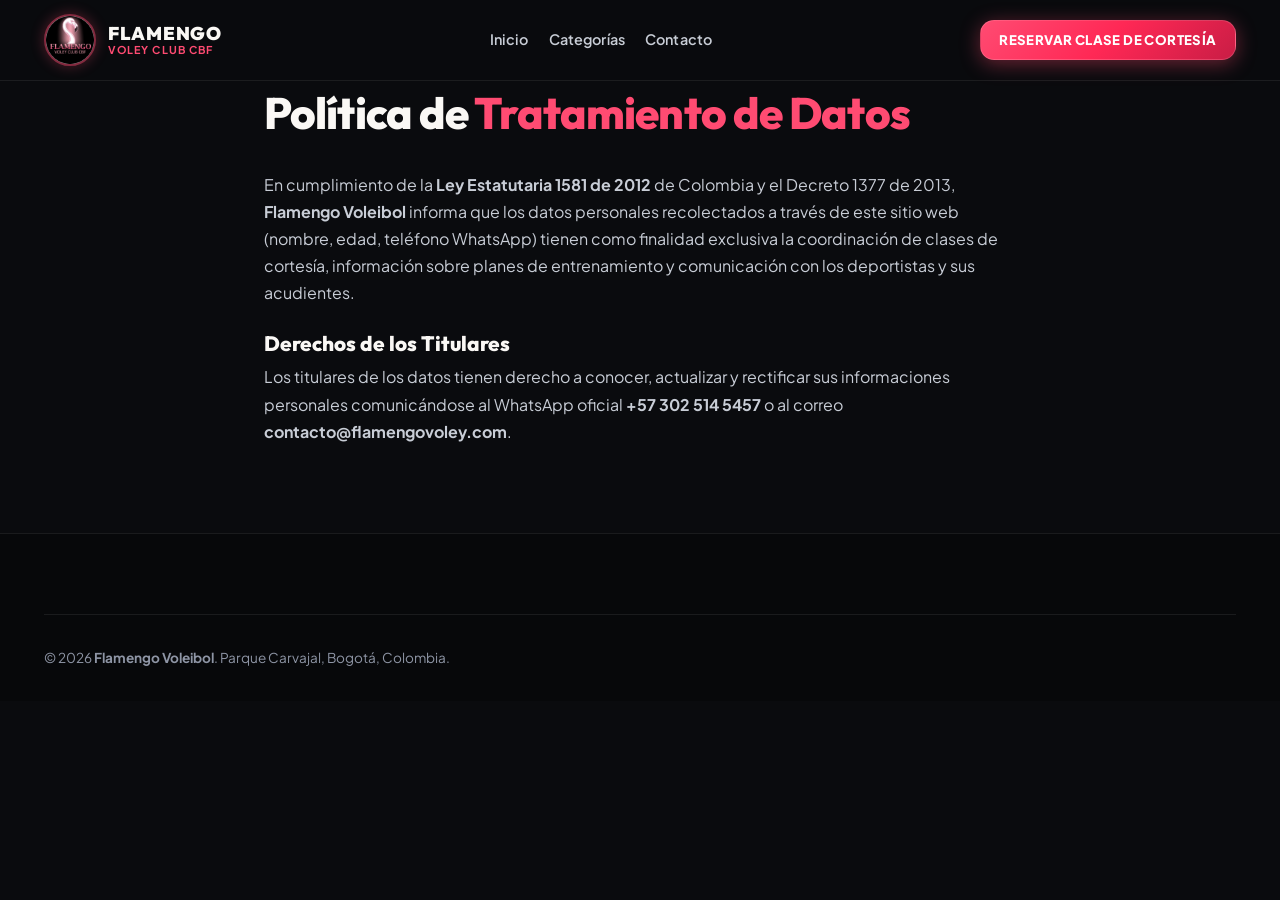
<file: politica-privacidad.html>
<!DOCTYPE html>
<html lang="es">
<head>
  <meta charset="UTF-8">
  <meta name="viewport" content="width=device-width, initial-scale=1.0">
  <title>Política de Privacidad | Flamengo Voleibol Bogotá</title>
  <meta name="robots" content="noindex, follow">
  <link rel="icon" type="image/png" href="assets/images/logo.png">
  <link rel="stylesheet" href="css/main.css">
  <link rel="stylesheet" href="css/components.css">
</head>
<body>
  <header class="navbar" role="banner">
    <div class="container navbar-container">
      <a href="index.html" class="navbar-brand">
        <img src="assets/images/logo.png" alt="Flamengo Voleibol Bogotá" class="navbar-logo-img">
        <div class="navbar-brand-text">
          <span class="brand-title">FLAMENGO</span>
          <span class="brand-sub">VOLEY CLUB CBF</span>
        </div>
      </a>
      <nav class="navbar-nav">
        <a href="index.html#inicio" class="nav-link">Inicio</a>
        <a href="grupos.html" class="nav-link">Categorías</a>
        <a href="contacto.html" class="nav-link">Contacto</a>
      </nav>
      <div class="navbar-actions">
        <a href="index.html#entrenamiento-prueba" class="btn btn-sm btn-primary">RESERVAR CLASE DE CORTESÍA</a>
      </div>
    </div>
  </header>

  <main class="section">
    <div class="container" style="max-width: 800px; color: var(--text-secondary); line-height: 1.7;">
      <h1 class="section-title" style="margin-bottom: 2rem;">Política de <span>Tratamiento de Datos</span></h1>
      <p>En cumplimiento de la <strong>Ley Estatutaria 1581 de 2012</strong> de Colombia y el Decreto 1377 de 2013, <strong>Flamengo Voleibol</strong> informa que los datos personales recolectados a través de este sitio web (nombre, edad, teléfono WhatsApp) tienen como finalidad exclusiva la coordinación de clases de cortesía, información sobre planes de entrenamiento y comunicación con los deportistas y sus acudientes.</p>
      <h2 style="color: var(--bone-white); font-size: 1.3rem; margin-top: 1.5rem; margin-bottom: 0.5rem;">Derechos de los Titulares</h2>
      <p>Los titulares de los datos tienen derecho a conocer, actualizar y rectificar sus informaciones personales comunicándose al WhatsApp oficial <strong>+57 302 514 5457</strong> o al correo <strong>contacto@flamengovoley.com</strong>.</p>
    </div>
  </main>

  <footer class="footer" role="contentinfo">
    <div class="container">
      <div class="footer-bottom">
        <div>© 2026 <strong>Flamengo Voleibol</strong>. Parque Carvajal, Bogotá, Colombia.</div>
      </div>
    </div>
  </footer>
</body>
</html>
</file>
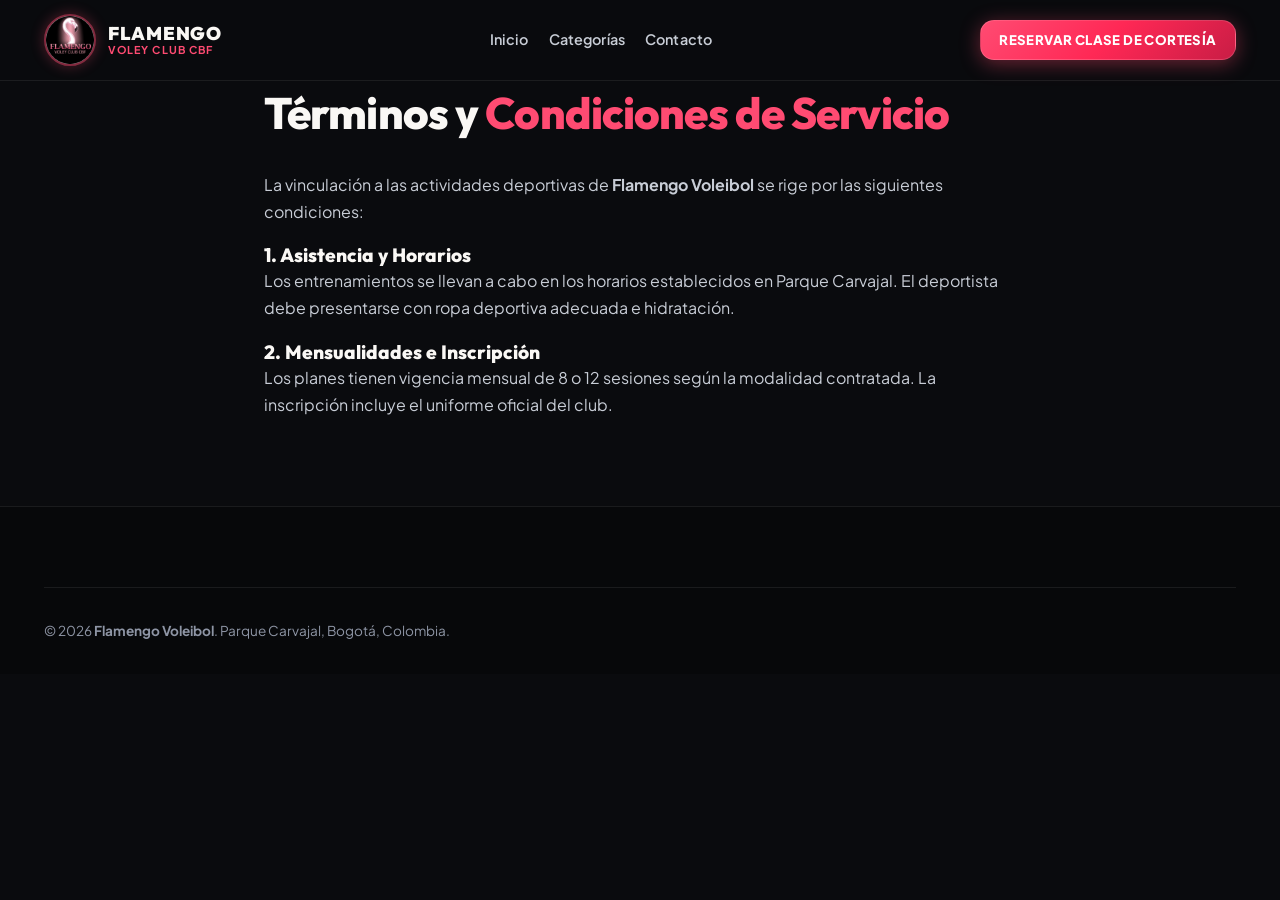
<file: terminos.html>
<!DOCTYPE html>
<html lang="es">
<head>
  <meta charset="UTF-8">
  <meta name="viewport" content="width=device-width, initial-scale=1.0">
  <title>Términos y Condiciones | Flamengo Voleibol Bogotá</title>
  <meta name="robots" content="noindex, follow">
  <link rel="icon" type="image/png" href="assets/images/logo.png">
  <link rel="stylesheet" href="css/main.css">
  <link rel="stylesheet" href="css/components.css">
</head>
<body>
  <header class="navbar" role="banner">
    <div class="container navbar-container">
      <a href="index.html" class="navbar-brand">
        <img src="assets/images/logo.png" alt="Flamengo Voleibol Bogotá" class="navbar-logo-img">
        <div class="navbar-brand-text">
          <span class="brand-title">FLAMENGO</span>
          <span class="brand-sub">VOLEY CLUB CBF</span>
        </div>
      </a>
      <nav class="navbar-nav">
        <a href="index.html#inicio" class="nav-link">Inicio</a>
        <a href="grupos.html" class="nav-link">Categorías</a>
        <a href="contacto.html" class="nav-link">Contacto</a>
      </nav>
      <div class="navbar-actions">
        <a href="index.html#entrenamiento-prueba" class="btn btn-sm btn-primary">RESERVAR CLASE DE CORTESÍA</a>
      </div>
    </div>
  </header>

  <main class="section">
    <div class="container" style="max-width: 800px; color: var(--text-secondary); line-height: 1.7;">
      <h1 class="section-title" style="margin-bottom: 2rem;">Términos y <span>Condiciones de Servicio</span></h1>
      <p>La vinculación a las actividades deportivas de <strong>Flamengo Voleibol</strong> se rige por las siguientes condiciones:</p>
      <h2 style="color: var(--bone-white); font-size: 1.2rem; margin-top: 1.2rem;">1. Asistencia y Horarios</h2>
      <p>Los entrenamientos se llevan a cabo en los horarios establecidos en Parque Carvajal. El deportista debe presentarse con ropa deportiva adecuada e hidratación.</p>
      <h2 style="color: var(--bone-white); font-size: 1.2rem; margin-top: 1.2rem;">2. Mensualidades e Inscripción</h2>
      <p>Los planes tienen vigencia mensual de 8 o 12 sesiones según la modalidad contratada. La inscripción incluye el uniforme oficial del club.</p>
    </div>
  </main>

  <footer class="footer" role="contentinfo">
    <div class="container">
      <div class="footer-bottom">
        <div>© 2026 <strong>Flamengo Voleibol</strong>. Parque Carvajal, Bogotá, Colombia.</div>
      </div>
    </div>
  </footer>
</body>
</html>
</file>
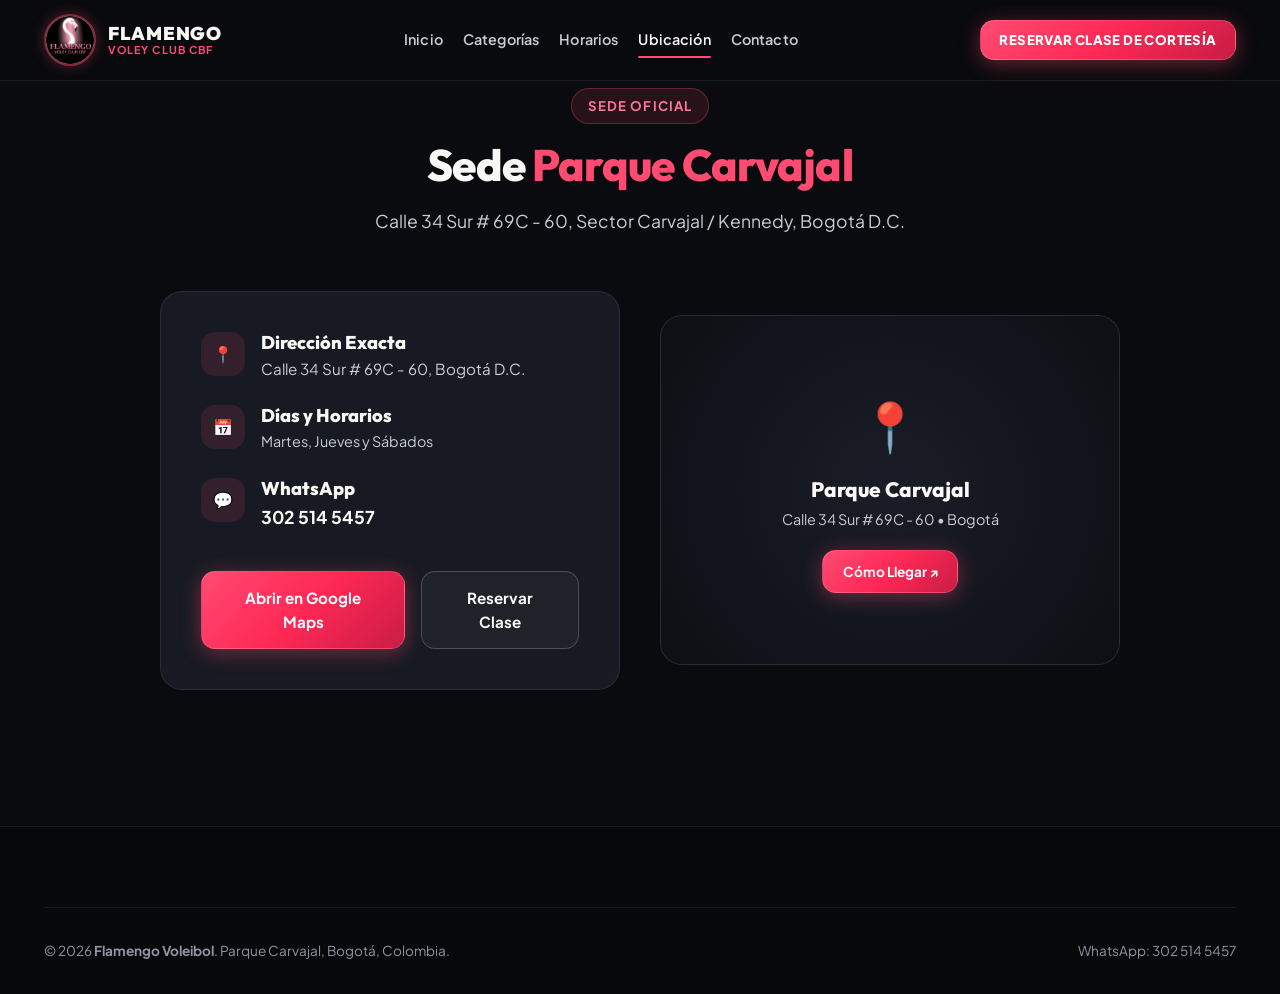
<file: ubicacion.html>
<!DOCTYPE html>
<html lang="es">
<head>
  <meta charset="UTF-8">
  <meta name="viewport" content="width=device-width, initial-scale=1.0">
  <title>Sede Parque Carvajal | Flamengo Voleibol Bogotá</title>
  <meta name="description" content="Sede de entrenamiento de Flamengo Voleibol en Bogotá: Parque Carvajal (Calle 34 Sur # 69C-60). Fácil acceso y transporte.">
  <link rel="canonical" href="https://flamengovoley.com/ubicacion.html">
  <link rel="icon" type="image/png" href="assets/images/logo.png">
  <link rel="stylesheet" href="css/main.css">
  <link rel="stylesheet" href="css/components.css">
</head>
<body>
  <header class="navbar" role="banner">
    <div class="container navbar-container">
      <a href="index.html" class="navbar-brand">
        <img src="assets/images/logo.png" alt="Flamengo Voleibol Bogotá" class="navbar-logo-img">
        <div class="navbar-brand-text">
          <span class="brand-title">FLAMENGO</span>
          <span class="brand-sub">VOLEY CLUB CBF</span>
        </div>
      </a>
      <nav class="navbar-nav">
        <a href="index.html#inicio" class="nav-link">Inicio</a>
        <a href="grupos.html" class="nav-link">Categorías</a>
        <a href="horarios.html" class="nav-link">Horarios</a>
        <a href="ubicacion.html" class="nav-link active">Ubicación</a>
        <a href="index.html#contacto" class="nav-link">Contacto</a>
      </nav>
      <div class="navbar-actions">
        <a href="index.html#entrenamiento-prueba" class="btn btn-sm btn-primary">RESERVAR CLASE DE CORTESÍA</a>
      </div>
    </div>
  </header>

  <main class="section">
    <div class="container">
      <header class="section-header">
        <span class="badge-tag">Sede Oficial</span>
        <h1 class="section-title">Sede <span>Parque Carvajal</span></h1>
        <p class="section-subtitle">
          Calle 34 Sur # 69C - 60, Sector Carvajal / Kennedy, Bogotá D.C.
        </p>
      </header>

      <div class="location-grid" style="max-width: 960px; margin: 0 auto 3rem auto;">
        <div class="location-card">
          <div class="location-item">
            <div class="location-icon-wrapper">📍</div>
            <div>
              <h3 style="font-size: 1.15rem; font-weight: 800; color: var(--bone-white); margin-bottom: 0.2rem;">Dirección Exacta</h3>
              <p style="color: var(--text-secondary); font-size: 0.95rem;">Calle 34 Sur # 69C - 60, Bogotá D.C.</p>
            </div>
          </div>
          <div class="location-item">
            <div class="location-icon-wrapper">📅</div>
            <div>
              <h3 style="font-size: 1.15rem; font-weight: 800; color: var(--bone-white); margin-bottom: 0.2rem;">Días y Horarios</h3>
              <p style="color: var(--text-secondary); font-size: 0.9rem;">Martes, Jueves y Sábados</p>
            </div>
          </div>
          <div class="location-item">
            <div class="location-icon-wrapper">💬</div>
            <div>
              <h3 style="font-size: 1.15rem; font-weight: 800; color: var(--bone-white); margin-bottom: 0.2rem;">WhatsApp</h3>
              <p style="color: var(--bone-white); font-weight: 700; font-size: 1.1rem;">302 514 5457</p>
            </div>
          </div>
          <div style="display: flex; gap: 1rem; margin-top: 1rem;">
            <a href="https://maps.google.com/?q=Calle+34+Sur+%23+69C-60+Bogota" target="_blank" rel="noopener noreferrer" class="btn btn-primary">Abrir en Google Maps</a>
            <a href="index.html#entrenamiento-prueba" class="btn btn-secondary">Reservar Clase</a>
          </div>
        </div>

        <div class="map-embed-box" style="height: 350px;">
          <div style="width: 100%; height: 100%; display: flex; flex-direction: column; align-items: center; justify-content: center; background: radial-gradient(circle, #1a1d27 0%, #0d0f14 100%); padding: 2rem; text-align: center;">
            <div style="font-size: 3rem; margin-bottom: 0.8rem;">📍</div>
            <h3 style="font-size: 1.3rem; font-weight: 800; color: var(--bone-white); margin-bottom: 0.4rem;">Parque Carvajal</h3>
            <p style="font-size: 0.9rem; color: var(--text-secondary); margin-bottom: 1.2rem;">Calle 34 Sur # 69C - 60 • Bogotá</p>
            <a href="https://maps.google.com/?q=Calle+34+Sur+%23+69C-60+Bogota" target="_blank" rel="noopener noreferrer" class="btn btn-sm btn-primary">Cómo Llegar ↗</a>
          </div>
        </div>
      </div>
    </div>
  </main>

  <footer class="footer" role="contentinfo">
    <div class="container">
      <div class="footer-bottom">
        <div>© 2026 <strong>Flamengo Voleibol</strong>. Parque Carvajal, Bogotá, Colombia.</div>
        <div>WhatsApp: 302 514 5457</div>
      </div>
    </div>
  </footer>

  <script src="js/config.js"></script>
  <script src="js/storage.js"></script>
  <script src="js/app.js"></script>
</body>
</html>
</file>
<file: css/main.css>
/* ==========================================================================
   SISTEMA DE DISEÑO GLOBAL — FLAMENGO VOLEIBOL
   Paleta: Blanco Hueso, Rosa Soft Pink / Rosa Flamengo, Negro Atlético
   ========================================================================== */

@import url('https://fonts.googleapis.com/css2?family=Outfit:wght@400;500;600;700;800;900&family=Plus+Jakarta+Sans:wght@300;400;500;600;700;800&display=swap');

:root {
  /* Paleta Oficial */
  --bone-white: #FAF8F5;
  --bone-white-pure: #FFFFFF;
  --bone-muted: #E4DFD7;
  --bone-subtle: #C9C3B7;

  --pink-primary: #FF4B72;
  --pink-vibrant: #FF2855;
  --pink-soft: #FF7597;
  --pink-dark: #C91D45;
  --pink-light: #FFF0F4;
  --pink-glow: rgba(255, 75, 114, 0.28);
  --pink-glow-strong: rgba(255, 75, 114, 0.5);

  --black-bg: #0A0B0E;
  --black-surface: #12141A;
  --black-card: #171A22;
  --black-card-hover: #1F232E;
  --black-border: rgba(250, 248, 245, 0.08);
  --black-border-hover: rgba(255, 75, 114, 0.4);

  --text-primary: #FAF8F5;
  --text-secondary: #C8CDD6;
  --text-muted: #8E95A5;
  --text-dark: #0A0B0E;

  /* Colores de estado y utilidad */
  --color-whatsapp: #25D366;
  --color-whatsapp-hover: #20BA5A;
  --color-success: #10B981;
  --color-gold: #FFB800;

  /* Tipografías */
  --font-display: 'Outfit', sans-serif;
  --font-body: 'Plus Jakarta Sans', -apple-system, BlinkMacSystemFont, 'Segoe UI', Roboto, sans-serif;

  /* Espaciados y estructura */
  --container-width: 1240px;
  --container-padding: 1.5rem;
  --radius-sm: 8px;
  --radius-md: 14px;
  --radius-lg: 22px;
  --radius-full: 9999px;

  /* Sombras y transiciones */
  --shadow-sm: 0 4px 12px rgba(0, 0, 0, 0.25);
  --shadow-md: 0 10px 30px rgba(0, 0, 0, 0.4);
  --shadow-lg: 0 20px 50px rgba(0, 0, 0, 0.6);
  --shadow-pink: 0 8px 30px rgba(255, 75, 114, 0.35);

  --transition-fast: 0.2s cubic-bezier(0.4, 0, 0.2, 1);
  --transition-normal: 0.3s cubic-bezier(0.4, 0, 0.2, 1);
  --transition-bounce: 0.4s cubic-bezier(0.34, 1.56, 0.64, 1);
}

/* ==========================================================================
   RESET Y ESTILOS BASE
   ========================================================================== */

*, *::before, *::after {
  box-sizing: border-box;
  margin: 0;
  padding: 0;
}

html, body {
  overflow-x: hidden;
  max-width: 100vw;
  width: 100%;
}

body {
  font-family: var(--font-body);
  background-color: var(--black-bg);
  color: var(--text-primary);
  line-height: 1.6;
  position: relative;
  -webkit-font-smoothing: antialiased;
  -moz-osx-font-smoothing: grayscale;
}

main {
  overflow-x: hidden;
  width: 100%;
  max-width: 100%;
}

/* Selección de texto */
::selection {
  background-color: var(--pink-primary);
  color: var(--bone-white);
}

/* Barra de desplazamiento */
::-webkit-scrollbar {
  width: 10px;
}
::-webkit-scrollbar-track {
  background: var(--black-bg);
}
::-webkit-scrollbar-thumb {
  background: #252A36;
  border-radius: 5px;
  border: 2px solid var(--black-bg);
}
::-webkit-scrollbar-thumb:hover {
  background: var(--pink-primary);
}

/* Enlaces y botones */
a {
  color: inherit;
  text-decoration: none;
  transition: color var(--transition-fast);
}

img, svg, video {
  max-width: 100%;
  height: auto;
  display: block;
}

button, input, select, textarea {
  font-family: inherit;
  font-size: inherit;
  color: inherit;
  border: none;
  outline: none;
}

button {
  cursor: pointer;
  background: none;
}

ul, ol {
  list-style: none;
}

/* ==========================================================================
   LAYOUT Y CONTENEDORES
   ========================================================================== */

.container {
  width: 100%;
  max-width: var(--container-width);
  margin-left: auto;
  margin-right: auto;
  padding-left: var(--container-padding);
  padding-right: var(--container-padding);
}

.section {
  padding-top: 5.5rem;
  padding-bottom: 5.5rem;
  position: relative;
}

.section-alt {
  background-color: var(--black-surface);
}

.section-header {
  text-align: center;
  max-width: 760px;
  margin-left: auto;
  margin-right: auto;
  margin-bottom: 3.5rem;
}

.section-header.text-left {
  text-align: left;
  margin-left: 0;
}

.badge-tag {
  display: inline-flex;
  align-items: center;
  gap: 0.5rem;
  padding: 0.4rem 1rem;
  background: rgba(255, 75, 114, 0.12);
  border: 1px solid rgba(255, 75, 114, 0.3);
  border-radius: var(--radius-full);
  font-family: var(--font-body);
  font-size: 0.825rem;
  font-weight: 700;
  text-transform: uppercase;
  letter-spacing: 0.08em;
  color: var(--pink-soft);
  margin-bottom: 1rem;
}

.section-title {
  font-family: var(--font-display);
  font-size: clamp(2rem, 4vw, 2.75rem);
  font-weight: 800;
  line-height: 1.15;
  color: var(--bone-white);
  letter-spacing: -0.02em;
  margin-bottom: 1rem;
}

.section-title span {
  color: var(--pink-primary);
}

.section-subtitle {
  font-size: 1.1rem;
  color: var(--text-secondary);
  font-weight: 400;
  line-height: 1.6;
}

/* ==========================================================================
   TIPOGRAFÍA Y HEADINGS
   ========================================================================== */

h1, h2, h3, h4, h5, h6 {
  font-family: var(--font-display);
  font-weight: 800;
  line-height: 1.2;
}

.text-gradient {
  background: linear-gradient(135deg, var(--bone-white) 0%, var(--pink-soft) 100%);
  -webkit-background-clip: text;
  -webkit-text-fill-color: transparent;
}

.text-pink {
  color: var(--pink-primary) !important;
}

.text-bone {
  color: var(--bone-white) !important;
}

.text-muted {
  color: var(--text-muted) !important;
}

/* ==========================================================================
   ACCESIBILIDAD Y SEO
   ========================================================================== */

.sr-only {
  position: absolute;
  width: 1px;
  height: 1px;
  padding: 0;
  margin: -1px;
  overflow: hidden;
  clip: rect(0, 0, 0, 0);
  white-space: nowrap;
  border-width: 0;
}

/* Saltarse al contenido principal */
.skip-link {
  position: absolute;
  top: -60px;
  left: 20px;
  background: var(--pink-primary);
  color: var(--bone-white);
  padding: 0.8rem 1.5rem;
  border-radius: var(--radius-sm);
  font-weight: 700;
  z-index: 9999;
  transition: top 0.2s ease;
}

.skip-link:focus {
  top: 20px;
}

/* ==========================================================================
   EFECTOS Y MICROANIMACIONES
   ========================================================================== */

@keyframes pulseGlow {
  0%, 100% {
    box-shadow: 0 0 20px rgba(255, 75, 114, 0.4);
  }
  50% {
    box-shadow: 0 0 35px rgba(255, 75, 114, 0.75);
  }
}

@keyframes floatBounce {
  0%, 100% { transform: translateY(0); }
  50% { transform: translateY(-8px); }
}

@keyframes ping {
  0% { transform: scale(1); opacity: 0.8; }
  100% { transform: scale(2.2); opacity: 0; }
}

.pulse-animation {
  animation: pulseGlow 3s infinite ease-in-out;
}

/* Responsividad general */
@media (max-width: 768px) {
  :root {
    --container-padding: 1.25rem;
  }
  .section {
    padding-top: 4rem;
    padding-bottom: 4rem;
  }
  .section-header {
    margin-bottom: 2.5rem;
  }
}
</file>
<file: css/components.css>
/* ==========================================================================
   COMPONENTES UI — FLAMENGO VOLEIBOL
   Paleta: Blanco Hueso (#FAF8F5), Rosa Flamengo (#FF4B72), Negro (#0A0B0E)
   ========================================================================== */

/* ==========================================================================
   1. BOTONES Y ACCIONES CTA
   ========================================================================== */

.btn {
  display: inline-flex;
  align-items: center;
  justify-content: center;
  gap: 0.6rem;
  padding: 0.85rem 1.6rem;
  font-family: var(--font-body);
  font-size: 0.95rem;
  font-weight: 700;
  border-radius: var(--radius-md);
  text-align: center;
  white-space: normal;
  word-break: normal;
  max-width: 100%;
  box-sizing: border-box;
  transition: all var(--transition-normal);
  position: relative;
  overflow: hidden;
  user-select: none;
  text-decoration: none;
  cursor: pointer;
}

.btn svg {
  width: 20px;
  height: 20px;
  transition: transform var(--transition-fast);
}

.btn:hover svg {
  transform: translateX(4px);
}

/* Botón Principal de Conversión: QUIERO ENTRENAR */
.btn-primary {
  background: linear-gradient(135deg, var(--pink-primary) 0%, var(--pink-vibrant) 50%, var(--pink-dark) 100%);
  color: var(--bone-white-pure);
  box-shadow: 0 4px 20px rgba(255, 75, 114, 0.4);
  border: 1px solid rgba(255, 255, 255, 0.15);
}

.btn-primary:hover {
  transform: translateY(-2px);
  box-shadow: 0 8px 30px rgba(255, 75, 114, 0.6);
  background: linear-gradient(135deg, var(--pink-soft) 0%, var(--pink-primary) 100%);
  color: var(--bone-white-pure);
}

.btn-primary:active {
  transform: translateY(1px);
}

/* Botón Secundario (Outline Blanco Hueso / Rosa) */
.btn-secondary {
  background: rgba(250, 248, 245, 0.04);
  color: var(--bone-white);
  border: 1px solid rgba(250, 248, 245, 0.2);
  backdrop-filter: blur(8px);
}

.btn-secondary:hover {
  background: rgba(255, 75, 114, 0.12);
  border-color: var(--pink-primary);
  color: var(--bone-white);
  transform: translateY(-2px);
}

/* Botón WhatsApp */
.btn-whatsapp {
  background: #25D366;
  color: #FFFFFF;
  box-shadow: 0 4px 18px rgba(37, 211, 102, 0.35);
  border: 1px solid rgba(255, 255, 255, 0.2);
}

.btn-whatsapp:hover {
  background: #20BA5A;
  color: #FFFFFF;
  transform: translateY(-2px);
  box-shadow: 0 8px 25px rgba(37, 211, 102, 0.5);
}

/* Botón Grande Hero */
.btn-lg {
  padding: 1.15rem 2.4rem;
  font-size: 1.05rem;
  letter-spacing: 0.02em;
  border-radius: var(--radius-md);
}

.btn-sm {
  padding: 0.6rem 1.2rem;
  font-size: 0.85rem;
}

.btn-block {
  width: 100%;
}

/* ==========================================================================
   2. NAVBAR
   ========================================================================== */

.navbar {
  position: fixed;
  top: 0;
  left: 0;
  width: 100%;
  z-index: 1000;
  background: rgba(10, 11, 14, 0.92);
  backdrop-filter: blur(20px);
  -webkit-backdrop-filter: blur(20px);
  border-bottom: 1px solid var(--black-border);
  transition: all var(--transition-normal);
}

.navbar.scrolled {
  background: rgba(10, 11, 14, 0.98);
  border-bottom-color: rgba(255, 75, 114, 0.3);
  box-shadow: 0 4px 20px rgba(0, 0, 0, 0.5);
}

.navbar-container {
  display: flex;
  align-items: center;
  justify-content: space-between;
  height: 80px;
  gap: 1rem;
}

.navbar-brand {
  display: flex;
  align-items: center;
  gap: 0.75rem;
  text-decoration: none;
  flex-shrink: 0;
}

.navbar-logo-img {
  height: 52px;
  width: 52px;
  border-radius: 50%;
  object-fit: cover;
  border: 2px solid rgba(255, 75, 114, 0.5);
  box-shadow: 0 0 14px rgba(255, 75, 114, 0.3);
  transition: transform var(--transition-fast), border-color var(--transition-fast);
}

.navbar-brand:hover .navbar-logo-img {
  transform: scale(1.05);
  border-color: var(--pink-primary);
}

.navbar-brand-text {
  display: flex;
  flex-direction: column;
  line-height: 1.1;
}

.brand-title {
  font-family: var(--font-display);
  font-size: 1.15rem;
  font-weight: 900;
  letter-spacing: 0.04em;
  color: var(--bone-white);
}

.brand-sub {
  font-size: 0.675rem;
  font-weight: 700;
  letter-spacing: 0.1em;
  color: var(--pink-primary);
  text-transform: uppercase;
}

.navbar-nav {
  display: flex;
  align-items: center;
  gap: 1.25rem;
  margin: 0 auto;
}

.nav-link {
  font-size: 0.9rem;
  font-weight: 600;
  color: var(--text-secondary);
  transition: color var(--transition-fast);
  position: relative;
  padding: 0.4rem 0;
  white-space: nowrap;
  letter-spacing: 0.01em;
}

.nav-link::after {
  content: '';
  position: absolute;
  bottom: 0;
  left: 0;
  width: 0%;
  height: 2px;
  background: var(--pink-primary);
  transition: width var(--transition-normal);
  border-radius: 2px;
}

.nav-link:hover, .nav-link.active {
  color: var(--bone-white);
}

.nav-link:hover::after, .nav-link.active::after {
  width: 100%;
}

.navbar-actions {
  display: flex;
  align-items: center;
  gap: 0.85rem;
  flex-shrink: 0;
}

.navbar-actions .btn-sm {
  padding: 0.55rem 1.15rem;
  font-size: 0.825rem;
  font-weight: 800;
  white-space: nowrap;
  letter-spacing: 0.03em;
}

.admin-link-badge {
  font-size: 0.75rem;
  padding: 0.35rem 0.65rem;
  border-radius: var(--radius-full);
  background: rgba(250, 248, 245, 0.06);
  color: var(--text-muted);
  border: 1px solid rgba(250, 248, 245, 0.1);
  transition: all var(--transition-fast);
  white-space: nowrap;
}
  padding: 0.35rem 0.75rem;
  border-radius: var(--radius-full);
  background: rgba(250, 248, 245, 0.06);
  color: var(--text-muted);
  border: 1px solid rgba(250, 248, 245, 0.1);
  transition: all var(--transition-fast);
}

.admin-link-badge:hover {
  background: rgba(255, 75, 114, 0.15);
  color: var(--pink-soft);
  border-color: var(--pink-primary);
}

/* Hamburguesa móvil */
.navbar-toggle {
  display: none;
  flex-direction: column;
  justify-content: center;
  gap: 5px;
  width: 42px;
  height: 42px;
  background: rgba(250, 248, 245, 0.05);
  border: 1px solid var(--black-border);
  border-radius: var(--radius-sm);
  padding: 8px;
  cursor: pointer;
  z-index: 1001;
}

.navbar-toggle span {
  display: block;
  height: 2px;
  width: 100%;
  background: var(--bone-white);
  border-radius: 2px;
  transition: all var(--transition-normal);
}

.navbar-toggle.active span:nth-child(1) {
  transform: translateY(7px) rotate(45deg);
}
.navbar-toggle.active span:nth-child(2) {
  opacity: 0;
}
.navbar-toggle.active span:nth-child(3) {
  transform: translateY(-7px) rotate(-45deg);
}

/* Menú móvil desplegable */
.mobile-drawer {
  position: fixed;
  top: 80px;
  left: 0;
  width: 100%;
  height: calc(100vh - 80px);
  background: rgba(10, 11, 14, 0.98);
  backdrop-filter: blur(20px);
  padding: 2rem 1.5rem;
  display: flex;
  flex-direction: column;
  gap: 1.5rem;
  transform: translateX(-100%);
  transition: transform var(--transition-normal);
  overflow-y: auto;
  z-index: 999;
}

.mobile-drawer.open {
  transform: translateX(0);
}

.mobile-drawer .nav-link {
  font-size: 1.25rem;
  font-family: var(--font-display);
  font-weight: 700;
  padding: 0.75rem 0;
  border-bottom: 1px solid var(--black-border);
}

/* ==========================================================================
   3. HERO SECTION
   ========================================================================== */

.hero-section {
  padding-top: 130px;
  padding-bottom: 6rem;
  min-height: 92vh;
  display: flex;
  align-items: center;
  position: relative;
  background: radial-gradient(circle at 80% 20%, rgba(255, 75, 114, 0.15) 0%, transparent 60%),
              radial-gradient(circle at 10% 80%, rgba(255, 75, 114, 0.08) 0%, transparent 50%),
              var(--black-bg);
  overflow: hidden;
}

/* Efectos de fondo de cancha deportiva */
.hero-court-lines {
  position: absolute;
  top: 0;
  left: 0;
  width: 100%;
  height: 100%;
  background-image: 
    linear-gradient(to right, rgba(250, 248, 245, 0.02) 1px, transparent 1px),
    linear-gradient(to bottom, rgba(250, 248, 245, 0.02) 1px, transparent 1px);
  background-size: 60px 60px;
  pointer-events: none;
  opacity: 0.6;
}

.hero-glow-blob {
  position: absolute;
  right: -10%;
  top: 15%;
  width: 550px;
  height: 550px;
  background: radial-gradient(circle, rgba(255, 75, 114, 0.22) 0%, rgba(255, 75, 114, 0) 70%);
  filter: blur(60px);
  pointer-events: none;
  z-index: 1;
}

.hero-grid {
  display: grid;
  grid-template-columns: 1.15fr 0.85fr;
  gap: 3.5rem;
  align-items: center;
  position: relative;
  z-index: 2;
}

.hero-content {
  display: flex;
  flex-direction: column;
  gap: 1.5rem;
}

.hero-title {
  font-family: var(--font-display);
  font-size: clamp(2.5rem, 5.5vw, 4rem);
  font-weight: 900;
  line-height: 1.08;
  letter-spacing: -0.03em;
  color: var(--bone-white);
}

.hero-title span {
  background: linear-gradient(135deg, var(--bone-white) 30%, var(--pink-soft) 100%);
  -webkit-background-clip: text;
  -webkit-text-fill-color: transparent;
}

.hero-subtitle {
  font-size: 1.2rem;
  line-height: 1.6;
  color: var(--text-secondary);
  max-width: 580px;
}

.hero-actions {
  display: flex;
  flex-wrap: wrap;
  gap: 1.2rem;
  margin-top: 0.5rem;
}

.hero-trust-indicators {
  display: flex;
  flex-wrap: wrap;
  gap: 1.5rem;
  margin-top: 1rem;
  padding-top: 1.5rem;
  border-top: 1px solid var(--black-border);
}

.trust-item {
  display: inline-flex;
  align-items: center;
  gap: 0.5rem;
  font-size: 0.9rem;
  font-weight: 600;
  color: var(--bone-muted);
}

/* Card Visual Hero */
.hero-visual-card {
  position: relative;
  background: var(--black-card);
  border: 1px solid rgba(250, 248, 245, 0.1);
  border-radius: var(--radius-lg);
  padding: 1.8rem;
  box-shadow: var(--shadow-lg);
  overflow: hidden;
}

.hero-visual-card::before {
  content: '';
  position: absolute;
  top: 0;
  left: 0;
  right: 0;
  height: 4px;
  background: linear-gradient(90deg, var(--pink-primary), var(--bone-white));
}

.hero-visual-card-header {
  display: flex;
  align-items: center;
  justify-content: space-between;
  gap: 0.75rem;
  flex-wrap: wrap;
  margin-bottom: 1.2rem;
}

.hero-badge-live {
  display: inline-flex;
  align-items: center;
  gap: 0.4rem;
  background: rgba(16, 185, 129, 0.15);
  border: 1px solid var(--color-success);
  color: #34D399;
  font-size: 0.725rem;
  font-weight: 800;
  padding: 0.3rem 0.75rem;
  border-radius: var(--radius-full);
  text-transform: uppercase;
  letter-spacing: 0.04em;
  white-space: nowrap;
}

.hero-badge-live::before {
  content: '';
  width: 7px;
  height: 7px;
  background: var(--color-success);
  border-radius: 50%;
  box-shadow: 0 0 8px var(--color-success);
}

.hero-stats-row {
  display: grid;
  grid-template-columns: 0.8fr 0.9fr 1.3fr;
  gap: 0.6rem;
  margin-top: 1.5rem;
  padding-top: 1.5rem;
  border-top: 1px solid var(--black-border);
  align-items: center;
}

.stat-item {
  text-align: center;
}

.stat-number {
  font-family: var(--font-display);
  font-size: 1.45rem;
  font-weight: 900;
  color: var(--pink-primary);
  line-height: 1.2;
  white-space: nowrap;
}

.stat-number.stat-phone {
  font-size: 1.125rem;
  font-weight: 800;
  letter-spacing: -0.01em;
}

.stat-label {
  font-size: 0.75rem;
  color: var(--text-muted);
  font-weight: 600;
  white-space: nowrap;
  margin-top: 0.2rem;
}

/* ==========================================================================
   4. SECCIÓN "ENCUENTRA TU GRUPO" & CARDS
   ========================================================================== */

.filter-tabs {
  display: flex;
  flex-wrap: wrap;
  justify-content: center;
  gap: 0.6rem;
  margin-bottom: 2.8rem;
}

.filter-btn {
  padding: 0.65rem 1.4rem;
  font-size: 0.875rem;
  font-weight: 700;
  border-radius: var(--radius-full);
  background: var(--black-card);
  color: var(--text-secondary);
  border: 1px solid var(--black-border);
  transition: all var(--transition-fast);
}

.filter-btn:hover {
  border-color: var(--pink-primary);
  color: var(--bone-white);
}

.filter-btn.active {
  background: var(--pink-primary);
  color: var(--bone-white-pure);
  border-color: var(--pink-primary);
  box-shadow: var(--shadow-pink);
}

.groups-grid {
  display: grid;
  grid-template-columns: repeat(auto-fit, minmax(340px, 1fr));
  gap: 1.8rem;
}

.group-card {
  background: var(--black-card);
  border: 1px solid var(--black-border);
  border-radius: var(--radius-lg);
  padding: 2.2rem;
  display: flex;
  flex-direction: column;
  position: relative;
  transition: all var(--transition-normal);
}

.group-card:hover {
  transform: translateY(-6px);
  border-color: var(--black-border-hover);
  box-shadow: 0 16px 40px rgba(0, 0, 0, 0.5), 0 0 25px rgba(255, 75, 114, 0.15);
}

.group-card.featured {
  border-color: rgba(255, 75, 114, 0.35);
  background: linear-gradient(180deg, rgba(255, 75, 114, 0.05) 0%, var(--black-card) 100%);
}

.group-card-header {
  margin-bottom: 1.2rem;
}

.group-badge {
  display: inline-block;
  font-size: 0.75rem;
  font-weight: 800;
  text-transform: uppercase;
  letter-spacing: 0.08em;
  padding: 0.35rem 0.8rem;
  border-radius: var(--radius-full);
  background: rgba(255, 75, 114, 0.15);
  color: var(--pink-soft);
  margin-bottom: 0.75rem;
}

.group-name {
  font-size: 1.6rem;
  font-weight: 900;
  color: var(--bone-white);
  margin-bottom: 0.5rem;
}

.group-desc {
  font-size: 0.95rem;
  color: var(--text-secondary);
  line-height: 1.55;
  margin-bottom: 1.5rem;
  min-height: 48px;
}

.group-details-list {
  display: flex;
  flex-direction: column;
  gap: 0.85rem;
  padding: 1.2rem 0;
  border-top: 1px solid var(--black-border);
  border-bottom: 1px solid var(--black-border);
  margin-bottom: 1.5rem;
}

.detail-row {
  display: flex;
  align-items: flex-start;
  gap: 0.75rem;
  font-size: 0.9rem;
}

.detail-row svg {
  width: 18px;
  height: 18px;
  color: var(--pink-primary);
  flex-shrink: 0;
  margin-top: 2px;
}

.detail-label {
  color: var(--text-muted);
  font-weight: 600;
  min-width: 75px;
}

.detail-value {
  color: var(--bone-white);
  font-weight: 600;
}

.group-pricing-row {
  display: flex;
  align-items: baseline;
  justify-content: space-between;
  margin-bottom: 1.5rem;
}

.price-tag {
  font-family: var(--font-display);
  font-size: 1.5rem;
  font-weight: 900;
  color: var(--bone-white);
}

.spots-tag {
  font-size: 0.8rem;
  font-weight: 700;
  color: var(--pink-soft);
  background: rgba(255, 75, 114, 0.1);
  padding: 0.25rem 0.6rem;
  border-radius: var(--radius-sm);
}

/* ==========================================================================
   5. FORMULARIO DE ENTRENAMIENTO DE PRUEBA (CONVERSIÓN CORE)
   ========================================================================== */

.trial-section {
  background: radial-gradient(circle at 50% 50%, rgba(255, 75, 114, 0.12) 0%, var(--black-surface) 70%);
  border-top: 1px solid var(--black-border);
  border-bottom: 1px solid var(--black-border);
  overflow: hidden;
}

.trial-card {
  background: var(--black-card);
  border: 1px solid rgba(255, 75, 114, 0.3);
  border-radius: var(--radius-lg);
  padding: 3rem 2.5rem;
  box-shadow: var(--shadow-lg), 0 0 40px rgba(255, 75, 114, 0.15);
  max-width: 820px;
  width: 100%;
  box-sizing: border-box;
  margin-left: auto;
  margin-right: auto;
  overflow: hidden;
}

.trial-form-grid {
  display: grid;
  grid-template-columns: 1fr 1fr;
  gap: 1.4rem;
  margin-top: 2rem;
  width: 100%;
  box-sizing: border-box;
}

.form-group {
  display: flex;
  flex-direction: column;
  gap: 0.5rem;
  width: 100%;
  min-width: 0;
  box-sizing: border-box;
}

.form-group.full-width {
  grid-column: span 2;
}

.form-label {
  font-size: 0.875rem;
  font-weight: 700;
  color: var(--bone-white);
  display: flex;
  align-items: center;
  gap: 0.4rem;
  flex-wrap: wrap;
}

.form-input, .form-select, .form-textarea {
  width: 100%;
  max-width: 100%;
  min-width: 0;
  box-sizing: border-box;
  background: var(--black-surface);
  border: 1px solid var(--black-border);
  border-radius: var(--radius-md);
  padding: 0.9rem 1.1rem;
  color: var(--bone-white);
  font-size: 0.95rem;
  transition: all var(--transition-fast);
}

.form-input:focus, .form-select:focus, .form-textarea:focus {
  border-color: var(--pink-primary);
  box-shadow: 0 0 0 3px rgba(255, 75, 114, 0.2);
  background: rgba(18, 20, 26, 0.9);
}

.form-input::placeholder, .form-textarea::placeholder {
  color: var(--text-muted);
}

.form-helper {
  font-size: 0.775rem;
  color: var(--text-muted);
}

/* ==========================================================================
   6. PILARES & METODOLOGÍA
   ========================================================================== */

.pillars-grid {
  display: grid;
  grid-template-columns: repeat(auto-fit, minmax(250px, 1fr));
  gap: 1.8rem;
}

.pillar-card {
  background: var(--black-card);
  border: 1px solid var(--black-border);
  border-radius: var(--radius-lg);
  padding: 2.2rem;
  text-align: left;
  transition: all var(--transition-normal);
  position: relative;
  overflow: hidden;
}

.pillar-card:hover {
  transform: translateY(-6px);
  border-color: var(--pink-primary);
  box-shadow: 0 10px 30px rgba(0, 0, 0, 0.4);
}

.pillar-icon-box {
  width: 58px;
  height: 58px;
  background: rgba(255, 75, 114, 0.12);
  border: 1px solid rgba(255, 75, 114, 0.3);
  border-radius: var(--radius-md);
  display: flex;
  align-items: center;
  justify-content: center;
  margin-bottom: 1.5rem;
  color: var(--pink-primary);
}

.pillar-title {
  font-size: 1.4rem;
  font-weight: 800;
  color: var(--bone-white);
  margin-bottom: 0.75rem;
}

.pillar-desc {
  font-size: 0.95rem;
  color: var(--text-secondary);
  line-height: 1.6;
}

/* Metodología Steps */
.methodology-grid {
  display: grid;
  grid-template-columns: repeat(auto-fit, minmax(260px, 1fr));
  gap: 1.8rem;
}

.method-card {
  background: var(--black-card);
  border: 1px solid var(--black-border);
  border-radius: var(--radius-lg);
  padding: 2.2rem;
  position: relative;
  transition: all var(--transition-normal);
}

.method-card:hover {
  border-color: rgba(255, 75, 114, 0.4);
  transform: translateY(-4px);
}

.method-step-num {
  font-family: var(--font-display);
  font-size: 2.5rem;
  font-weight: 900;
  color: rgba(255, 75, 114, 0.25);
  line-height: 1;
  margin-bottom: 0.75rem;
}

.method-title {
  font-size: 1.35rem;
  font-weight: 800;
  color: var(--bone-white);
  margin-bottom: 0.35rem;
}

.method-subtitle {
  font-size: 0.85rem;
  color: var(--pink-soft);
  font-weight: 700;
  text-transform: uppercase;
  margin-bottom: 1rem;
}

.method-desc {
  font-size: 0.9rem;
  color: var(--text-secondary);
  line-height: 1.55;
  margin-bottom: 1.2rem;
}

.method-checklist {
  display: flex;
  flex-direction: column;
  gap: 0.4rem;
  padding-top: 1rem;
  border-top: 1px solid var(--black-border);
}

.method-checklist li {
  font-size: 0.825rem;
  color: var(--bone-muted);
  display: flex;
  align-items: center;
  gap: 0.4rem;
}

.method-checklist li::before {
  content: '✓';
  color: var(--pink-primary);
  font-weight: 800;
}

/* ==========================================================================
   7. ENTRENADORES
   ========================================================================== */

.coaches-grid {
  display: grid;
  grid-template-columns: repeat(auto-fit, minmax(320px, 1fr));
  gap: 2rem;
  max-width: 960px;
  margin-left: auto;
  margin-right: auto;
}

.coach-card {
  background: var(--black-card);
  border: 1px solid var(--black-border);
  border-radius: var(--radius-lg);
  padding: 2.5rem 2rem;
  text-align: center;
  position: relative;
  transition: all var(--transition-normal);
}

.coach-card:hover {
  border-color: var(--pink-primary);
  transform: translateY(-5px);
  box-shadow: 0 15px 35px rgba(0, 0, 0, 0.4);
}

.coach-avatar {
  width: 110px;
  height: 110px;
  border-radius: 50%;
  background: linear-gradient(135deg, var(--black-surface), var(--black-card-hover));
  border: 3px solid var(--pink-primary);
  box-shadow: 0 0 20px rgba(255, 75, 114, 0.3);
  margin: 0 auto 1.5rem auto;
  display: flex;
  align-items: center;
  justify-content: center;
  font-size: 2.2rem;
  font-family: var(--font-display);
  font-weight: 900;
  color: var(--bone-white);
}

.coach-name {
  font-size: 1.6rem;
  font-weight: 900;
  color: var(--bone-white);
  margin-bottom: 0.3rem;
}

.coach-role {
  font-size: 0.9rem;
  font-weight: 700;
  color: var(--pink-soft);
  text-transform: uppercase;
  letter-spacing: 0.05em;
  margin-bottom: 1.2rem;
}

.coach-specialty {
  background: var(--black-surface);
  border-radius: var(--radius-sm);
  padding: 0.75rem 1rem;
  font-size: 0.85rem;
  color: var(--bone-muted);
  line-height: 1.5;
  margin-bottom: 1.2rem;
  border: 1px solid var(--black-border);
}

.coach-meta {
  font-size: 0.85rem;
  color: var(--text-secondary);
  line-height: 1.55;
  text-align: left;
  border-top: 1px solid var(--black-border);
  padding-top: 1rem;
}

/* ==========================================================================
   8. HORARIOS & PRECIOS (TABLA / CARDS)
   ========================================================================== */

.pricing-table-container {
  overflow-x: auto;
  background: var(--black-card);
  border: 1px solid var(--black-border);
  border-radius: var(--radius-lg);
  box-shadow: var(--shadow-md);
}

.pricing-table {
  width: 100%;
  border-collapse: collapse;
  text-align: left;
  font-size: 0.925rem;
}

.pricing-table th {
  background: var(--black-surface);
  color: var(--bone-white);
  font-family: var(--font-display);
  font-weight: 700;
  font-size: 0.85rem;
  text-transform: uppercase;
  letter-spacing: 0.05em;
  padding: 1.2rem 1.4rem;
  border-bottom: 1px solid var(--black-border);
}

.pricing-table td {
  padding: 1.3rem 1.4rem;
  border-bottom: 1px solid var(--black-border);
  color: var(--text-secondary);
}

.pricing-table tr:last-child td {
  border-bottom: none;
}

.pricing-table tr:hover td {
  background: rgba(255, 75, 114, 0.03);
}

.pricing-table .col-group {
  font-weight: 800;
  color: var(--bone-white);
}

.pricing-table .col-price {
  font-family: var(--font-display);
  font-weight: 800;
  color: var(--pink-primary);
  font-size: 1.05rem;
}

/* ==========================================================================
   9. UBICACIÓN & SEDES
   ========================================================================== */

.location-grid {
  display: grid;
  grid-template-columns: 1fr 1fr;
  gap: 2.5rem;
  align-items: center;
}

.location-card {
  background: var(--black-card);
  border: 1px solid var(--black-border);
  border-radius: var(--radius-lg);
  padding: 2.5rem;
  display: flex;
  flex-direction: column;
  gap: 1.5rem;
}

.location-item {
  display: flex;
  align-items: flex-start;
  gap: 1rem;
}

.location-icon-wrapper {
  width: 44px;
  height: 44px;
  background: rgba(255, 75, 114, 0.12);
  border-radius: var(--radius-md);
  display: flex;
  align-items: center;
  justify-content: center;
  color: var(--pink-primary);
  flex-shrink: 0;
}

.map-embed-box {
  width: 100%;
  height: 380px;
  background: var(--black-card);
  border: 1px solid var(--black-border);
  border-radius: var(--radius-lg);
  overflow: hidden;
  position: relative;
}

.map-embed-box iframe {
  width: 100%;
  height: 100%;
  border: 0;
}

/* ==========================================================================
   10. RESULTADOS & COMPETENCIA WIDGET
   ========================================================================== */

.fixtures-grid {
  display: grid;
  grid-template-columns: 1fr 1fr;
  gap: 2rem;
  max-width: 980px;
  margin-left: auto;
  margin-right: auto;
}

.fixture-card {
  background: var(--black-card);
  border: 1px solid var(--black-border);
  border-radius: var(--radius-lg);
  padding: 2.2rem;
  position: relative;
  overflow: hidden;
}

.fixture-status-badge {
  display: inline-block;
  font-size: 0.75rem;
  font-weight: 800;
  text-transform: uppercase;
  padding: 0.3rem 0.8rem;
  border-radius: var(--radius-full);
  margin-bottom: 1rem;
}

.fixture-status-badge.live {
  background: rgba(255, 75, 114, 0.15);
  color: var(--pink-primary);
  border: 1px solid rgba(255, 75, 114, 0.3);
}

.fixture-status-badge.upcoming {
  background: rgba(255, 184, 0, 0.15);
  color: var(--color-gold);
  border: 1px solid rgba(255, 184, 0, 0.3);
}

.match-score-board {
  display: flex;
  align-items: center;
  justify-content: space-between;
  background: var(--black-surface);
  border-radius: var(--radius-md);
  padding: 1.2rem 1.5rem;
  margin: 1.2rem 0;
  border: 1px solid var(--black-border);
}

.team-box {
  display: flex;
  flex-direction: column;
  align-items: center;
  gap: 0.3rem;
  text-align: center;
  max-width: 120px;
}

.team-name {
  font-size: 0.9rem;
  font-weight: 700;
  color: var(--bone-white);
}

.score-display {
  font-family: var(--font-display);
  font-size: 2.2rem;
  font-weight: 900;
  color: var(--pink-primary);
  letter-spacing: 0.1em;
}

/* ==========================================================================
   11. FAQ ACORDEÓN
   ========================================================================== */

.faq-container {
  max-width: 820px;
  margin-left: auto;
  margin-right: auto;
  display: flex;
  flex-direction: column;
  gap: 1rem;
}

.faq-item {
  background: var(--black-card);
  border: 1px solid var(--black-border);
  border-radius: var(--radius-md);
  overflow: hidden;
  transition: border-color var(--transition-fast);
}

.faq-item:hover {
  border-color: rgba(255, 75, 114, 0.3);
}

.faq-item.active {
  border-color: var(--pink-primary);
}

.faq-question {
  width: 100%;
  padding: 1.4rem 1.6rem;
  display: flex;
  align-items: center;
  justify-content: space-between;
  gap: 1rem;
  font-family: var(--font-display);
  font-size: 1.1rem;
  font-weight: 700;
  color: var(--bone-white);
  text-align: left;
  cursor: pointer;
  background: none;
}

.faq-icon {
  width: 28px;
  height: 28px;
  border-radius: 50%;
  background: rgba(250, 248, 245, 0.05);
  display: flex;
  align-items: center;
  justify-content: center;
  flex-shrink: 0;
  color: var(--pink-primary);
  transition: transform var(--transition-normal);
}

.faq-item.active .faq-icon {
  transform: rotate(180deg);
  background: var(--pink-primary);
  color: var(--bone-white);
}

.faq-answer {
  max-height: 0;
  overflow: hidden;
  transition: max-height 0.35s ease-out, padding 0.35s ease;
  padding: 0 1.6rem;
  color: var(--text-secondary);
  font-size: 0.95rem;
  line-height: 1.65;
}

.faq-item.active .faq-answer {
  max-height: 350px;
  padding-bottom: 1.4rem;
}

/* ==========================================================================
   12. GALERÍA VIDA FLAMENGO
   ========================================================================== */

.gallery-grid {
  display: grid;
  grid-template-columns: repeat(auto-fill, minmax(280px, 1fr));
  gap: 1.5rem;
}

.gallery-item {
  position: relative;
  border-radius: var(--radius-md);
  overflow: hidden;
  background: var(--black-card);
  border: 1px solid var(--black-border);
  height: 260px;
  cursor: pointer;
}

.gallery-thumb {
  width: 100%;
  height: 100%;
  object-fit: cover;
  transition: transform var(--transition-normal);
}

.gallery-item:hover .gallery-thumb {
  transform: scale(1.06);
}

.gallery-overlay {
  position: absolute;
  bottom: 0;
  left: 0;
  right: 0;
  padding: 1.5rem;
  background: linear-gradient(0deg, rgba(10, 11, 14, 0.95) 0%, transparent 100%);
  color: var(--bone-white);
  transform: translateY(10px);
  opacity: 0.9;
  transition: all var(--transition-normal);
}

.gallery-item:hover .gallery-overlay {
  transform: translateY(0);
  opacity: 1;
}

.gallery-tag {
  font-size: 0.75rem;
  font-weight: 800;
  color: var(--pink-soft);
  text-transform: uppercase;
}

.gallery-title {
  font-size: 1rem;
  font-weight: 700;
  margin-top: 0.2rem;
}

/* ==========================================================================
   13. MODAL DE CONFIRMACIÓN & WHATSAPP GENERATOR
   ========================================================================== */

.modal-backdrop {
  position: fixed;
  top: 0;
  left: 0;
  width: 100%;
  height: 100%;
  background: rgba(10, 11, 14, 0.85);
  backdrop-filter: blur(12px);
  display: none;
  align-items: center;
  justify-content: center;
  z-index: 2000;
  padding: 1.5rem;
}

.modal-backdrop.active {
  display: flex;
  animation: fadeIn 0.25s ease-out;
}

.modal-box {
  background: var(--black-card);
  border: 1px solid rgba(255, 75, 114, 0.4);
  border-radius: var(--radius-lg);
  padding: 2.5rem 2rem;
  max-width: 520px;
  width: 100%;
  text-align: center;
  position: relative;
  box-shadow: var(--shadow-lg), 0 0 50px rgba(255, 75, 114, 0.2);
}

.modal-close-btn {
  position: absolute;
  top: 1.2rem;
  right: 1.2rem;
  width: 36px;
  height: 36px;
  background: var(--black-surface);
  border-radius: 50%;
  display: flex;
  align-items: center;
  justify-content: center;
  color: var(--text-muted);
  cursor: pointer;
  border: 1px solid var(--black-border);
  transition: color var(--transition-fast);
}

.modal-close-btn:hover {
  color: var(--bone-white);
  border-color: var(--pink-primary);
}

.modal-icon-success {
  width: 70px;
  height: 70px;
  background: rgba(16, 185, 129, 0.15);
  border: 2px solid var(--color-success);
  border-radius: 50%;
  display: flex;
  align-items: center;
  justify-content: center;
  color: var(--color-success);
  font-size: 2rem;
  margin: 0 auto 1.5rem auto;
}

.modal-title {
  font-size: 1.75rem;
  font-weight: 900;
  color: var(--bone-white);
  margin-bottom: 0.6rem;
}

.modal-desc {
  color: var(--text-secondary);
  font-size: 0.95rem;
  line-height: 1.6;
  margin-bottom: 1.8rem;
}

/* ==========================================================================
   14. BOTÓN FLOTANTE WHATSAPP & BARRA MÓVIL
   ========================================================================== */

.floating-whatsapp {
  position: fixed;
  bottom: 2rem;
  right: 2rem;
  z-index: 990;
  width: 62px;
  height: 62px;
  background: #25D366;
  color: #FFFFFF;
  border-radius: 50%;
  display: flex;
  align-items: center;
  justify-content: center;
  box-shadow: 0 8px 25px rgba(37, 211, 102, 0.5);
  transition: all var(--transition-bounce);
  text-decoration: none;
}

.floating-whatsapp:hover {
  transform: scale(1.1);
  box-shadow: 0 12px 30px rgba(37, 211, 102, 0.7);
  color: #FFFFFF;
}

.floating-whatsapp svg {
  width: 34px;
  height: 34px;
}

.floating-whatsapp-ping {
  position: absolute;
  top: -2px;
  right: -2px;
  width: 14px;
  height: 14px;
  background: var(--pink-primary);
  border-radius: 50%;
  border: 2px solid var(--black-bg);
}

/* Barra inferior móvil rápida */
.mobile-bottom-bar {
  display: none;
  position: fixed;
  bottom: 0;
  left: 0;
  width: 100%;
  background: rgba(10, 11, 14, 0.95);
  backdrop-filter: blur(16px);
  border-top: 1px solid var(--black-border);
  padding: 0.8rem 1.2rem;
  z-index: 980;
  gap: 0.8rem;
}

/* ==========================================================================
   15. FOOTER
   ========================================================================== */

.footer {
  background: #07080A;
  border-top: 1px solid var(--black-border);
  padding-top: 5rem;
  padding-bottom: 2rem;
}

.footer-grid {
  display: grid;
  grid-template-columns: 1.5fr 1fr 1fr 1fr;
  gap: 3rem;
  margin-bottom: 3.5rem;
}

.footer-brand-col {
  display: flex;
  flex-direction: column;
  gap: 1.2rem;
}

.footer-logo {
  height: 48px;
  width: auto;
}

.footer-motto {
  font-size: 0.95rem;
  color: var(--text-secondary);
  line-height: 1.6;
}

.footer-social-links {
  display: flex;
  gap: 0.8rem;
  margin-top: 0.5rem;
}

.social-icon-btn {
  width: 40px;
  height: 40px;
  border-radius: 50%;
  background: var(--black-surface);
  border: 1px solid var(--black-border);
  display: flex;
  align-items: center;
  justify-content: center;
  color: var(--bone-white);
  transition: all var(--transition-fast);
}

.social-icon-btn:hover {
  background: var(--pink-primary);
  border-color: var(--pink-primary);
  transform: translateY(-3px);
}

.footer-heading {
  font-family: var(--font-display);
  font-size: 1.1rem;
  font-weight: 800;
  color: var(--bone-white);
  margin-bottom: 1.2rem;
}

.footer-links-list {
  display: flex;
  flex-direction: column;
  gap: 0.75rem;
}

.footer-link {
  font-size: 0.9rem;
  color: var(--text-secondary);
  transition: color var(--transition-fast);
}

.footer-link:hover {
  color: var(--pink-soft);
}

.footer-bottom {
  padding-top: 2rem;
  border-top: 1px solid var(--black-border);
  display: flex;
  align-items: center;
  justify-content: space-between;
  font-size: 0.85rem;
  color: var(--text-muted);
}

/* ==========================================================================
   16. BREADCRUMBS & ARTÍCULOS GUÍA
   ========================================================================== */

.breadcrumbs {
  display: flex;
  align-items: center;
  gap: 0.5rem;
  font-size: 0.85rem;
  color: var(--text-muted);
  margin-bottom: 1.5rem;
}

.breadcrumbs a {
  color: var(--text-secondary);
}

.breadcrumbs a:hover {
  color: var(--pink-soft);
}

.blog-card {
  background: var(--black-card);
  border: 1px solid var(--black-border);
  border-radius: var(--radius-lg);
  padding: 2rem;
  display: flex;
  flex-direction: column;
  gap: 1rem;
  transition: all var(--transition-normal);
}

.blog-card:hover {
  border-color: var(--pink-primary);
  transform: translateY(-4px);
}

/* ==========================================================================
   RESPONSIVIDAD MÓVIL TOTAL Y ROBUSTA
   ========================================================================== */

@media (max-width: 992px) {
  .navbar-nav {
    display: none;
  }
  .navbar-toggle {
    display: flex;
  }
  .hero-grid {
    grid-template-columns: 1fr;
    text-align: center;
    gap: 2.5rem;
  }
  .hero-subtitle {
    margin-left: auto;
    margin-right: auto;
  }
  .hero-actions {
    justify-content: center;
    flex-wrap: wrap;
  }
  .hero-trust-indicators {
    justify-content: center;
  }
  .location-grid {
    grid-template-columns: 1fr;
  }
  .footer-grid {
    grid-template-columns: 1fr 1fr;
    gap: 2.5rem;
  }
}

@media (max-width: 768px) {
  .navbar-container {
    height: 64px;
    gap: 0.5rem;
  }
  .navbar-logo-img {
    height: 42px;
    width: 42px;
  }
  .brand-title {
    font-size: 1rem;
  }
  .brand-sub {
    font-size: 0.625rem;
  }
  /* Ocultar botones extra en navbar móvil para evitar desbordamiento horizontal */
  .navbar-actions .btn-sm,
  .admin-link-badge {
    display: none !important;
  }
  .mobile-drawer {
    top: 64px;
    height: calc(100vh - 64px);
    padding: 1.5rem 1.25rem;
  }
  .section {
    padding-top: 3.5rem;
    padding-bottom: 3.5rem;
  }
  .section-header {
    margin-bottom: 2.2rem;
  }
  .section-title {
    font-size: 1.85rem;
  }
  .groups-grid,
  .pricing-grid,
  .pillars-grid,
  .coaches-grid {
    grid-template-columns: 1fr;
  }
}

@media (max-width: 640px) {
  body {
    padding-bottom: 76px; /* Espacio para barra de navegación móvil inferior fija */
  }
  .container {
    padding-left: 1rem;
    padding-right: 1rem;
  }
  .hero-section {
    padding-top: 5.5rem;
    padding-bottom: 3rem;
  }
  .hero-title {
    font-size: 1.85rem;
  }
  .hero-visual-card {
    padding: 1.4rem 1rem;
  }
  .trial-section {
    padding-top: 3rem;
    padding-bottom: 3rem;
  }
  .trial-card {
    padding: 1.6rem 1rem !important;
    border-radius: var(--radius-md);
    margin: 0;
    width: 100%;
    max-width: 100%;
    box-sizing: border-box;
  }
  .trial-form-grid {
    grid-template-columns: 100% !important;
    gap: 1.1rem;
    margin-top: 1.2rem;
    width: 100%;
  }
  .form-group {
    width: 100%;
    min-width: 0;
  }
  .form-group.full-width {
    grid-column: span 1;
  }
  .form-input, .form-select, .form-textarea {
    width: 100% !important;
    max-width: 100% !important;
    min-width: 0;
    padding: 0.85rem 0.95rem;
    font-size: 16px !important; /* Evita el auto-zoom en Safari iOS en iPhone */
    box-sizing: border-box;
  }
  .form-label {
    font-size: 0.85rem;
  }
  .btn {
    white-space: normal;
    text-align: center;
    word-break: normal;
  }
  .btn-lg {
    padding: 0.95rem 1.1rem;
    font-size: 0.9rem;
    width: 100%;
  }
  .btn-block {
    width: 100%;
  }
  .modal-box {
    padding: 2rem 1.2rem !important;
    max-width: 92vw !important;
  }
  .modal-title {
    font-size: 1.3rem !important;
  }
  .mobile-bottom-bar {
    display: flex;
    padding: 0.65rem 1rem;
  }
  .floating-whatsapp {
    bottom: 5.2rem;
    right: 1rem;
    width: 52px;
    height: 52px;
    box-shadow: 0 4px 15px rgba(37, 211, 102, 0.4);
  }
  .floating-whatsapp svg {
    width: 28px;
    height: 28px;
  }
  .footer-grid {
    grid-template-columns: 1fr;
    gap: 2rem;
  }
  .footer-bottom {
    flex-direction: column;
    gap: 0.8rem;
    text-align: center;
  }
  .location-card {
    padding: 1.4rem 1rem;
  }
  .map-embed-box {
    min-height: 260px;
  }
  .group-card {
    padding: 1.6rem 1.1rem;
  }
}

@media (max-width: 380px) {
  .hero-title {
    font-size: 1.55rem;
  }
  .trial-card {
    padding: 1.3rem 0.75rem !important;
  }
  .btn-lg {
    font-size: 0.825rem;
    padding: 0.85rem 0.65rem;
  }
  .navbar-brand-text .brand-title {
    font-size: 0.925rem;
  }
  .navbar-brand-text .brand-sub {
    font-size: 0.575rem;
  }
}

@keyframes fadeIn {
  from { opacity: 0; transform: scale(0.96); }
  to { opacity: 1; transform: scale(1); }
}
</file>
<file: css/admin.css>
/* ==========================================================================
   PANEL DE ADMINISTRACIÓN (CMS) — FLAMENGO VOLEIBOL
   Paleta: Blanco Hueso (#FAF8F5), Rosa Flamengo (#FF4B72), Carbón Oscuro (#0F1117)
   ========================================================================== */

.admin-body {
  background-color: #0A0B0E;
  color: #FAF8F5;
  font-family: 'Plus Jakarta Sans', sans-serif;
  min-height: 100vh;
  display: flex;
  flex-direction: column;
}

.admin-header {
  background: #12141A;
  border-bottom: 1px solid rgba(250, 248, 245, 0.08);
  padding: 1rem 2rem;
  display: flex;
  align-items: center;
  justify-content: space-between;
  position: sticky;
  top: 0;
  z-index: 100;
}

.admin-brand {
  display: flex;
  align-items: center;
  gap: 1rem;
}

.admin-brand img {
  height: 40px;
}

.admin-brand-title {
  font-family: 'Outfit', sans-serif;
  font-size: 1.25rem;
  font-weight: 800;
  color: #FAF8F5;
}

.admin-brand-badge {
  font-size: 0.75rem;
  background: rgba(255, 75, 114, 0.15);
  color: #FF7597;
  border: 1px solid rgba(255, 75, 114, 0.3);
  padding: 0.2rem 0.6rem;
  border-radius: 9999px;
  font-weight: 700;
}

.admin-header-actions {
  display: flex;
  align-items: center;
  gap: 0.75rem;
}

/* Layout del panel con Sidebar y Contenido */
.admin-layout {
  display: grid;
  grid-template-columns: 260px 1fr;
  flex: 1;
}

.admin-sidebar {
  background: #101218;
  border-right: 1px solid rgba(250, 248, 245, 0.08);
  padding: 1.5rem 1rem;
  display: flex;
  flex-direction: column;
  gap: 0.5rem;
}

.admin-tab-btn {
  display: flex;
  align-items: center;
  gap: 0.75rem;
  padding: 0.85rem 1.1rem;
  border-radius: 10px;
  font-size: 0.9rem;
  font-weight: 600;
  color: #8E95A5;
  text-align: left;
  background: transparent;
  border: none;
  cursor: pointer;
  transition: all 0.2s ease;
  width: 100%;
}

.admin-tab-btn:hover {
  background: rgba(250, 248, 245, 0.05);
  color: #FAF8F5;
}

.admin-tab-btn.active {
  background: #FF4B72;
  color: #FFFFFF;
  box-shadow: 0 4px 15px rgba(255, 75, 114, 0.35);
  font-weight: 700;
}

.admin-tab-btn svg {
  width: 18px;
  height: 18px;
}

.admin-content {
  padding: 2.5rem;
  overflow-y: auto;
  max-width: 1100px;
}

.admin-tab-pane {
  display: none;
}

.admin-tab-pane.active {
  display: block;
  animation: fadeIn 0.25s ease;
}

/* Tarjetas de formulario del Admin */
.admin-card {
  background: #151821;
  border: 1px solid rgba(250, 248, 245, 0.08);
  border-radius: 16px;
  padding: 2rem;
  margin-bottom: 2rem;
  box-shadow: 0 8px 24px rgba(0, 0, 0, 0.3);
}

.admin-card-header {
  display: flex;
  align-items: center;
  justify-content: space-between;
  margin-bottom: 1.5rem;
  padding-bottom: 1rem;
  border-bottom: 1px solid rgba(250, 248, 245, 0.08);
}

.admin-card-title {
  font-family: 'Outfit', sans-serif;
  font-size: 1.35rem;
  font-weight: 800;
  color: #FAF8F5;
}

.admin-grid-2 {
  display: grid;
  grid-template-columns: 1fr 1fr;
  gap: 1.4rem;
}

.admin-grid-3 {
  display: grid;
  grid-template-columns: repeat(3, 1fr);
  gap: 1.2rem;
}

.admin-field {
  display: flex;
  flex-direction: column;
  gap: 0.4rem;
}

.admin-field.span-2 {
  grid-column: span 2;
}

.admin-field.span-3 {
  grid-column: span 3;
}

.admin-label {
  font-size: 0.85rem;
  font-weight: 700;
  color: #C8CDD6;
}

.admin-input, .admin-textarea, .admin-select {
  background: #0D0E12;
  border: 1px solid rgba(250, 248, 245, 0.12);
  border-radius: 8px;
  padding: 0.8rem 1rem;
  color: #FAF8F5;
  font-size: 0.925rem;
  font-family: inherit;
  transition: all 0.2s ease;
}

.admin-input:focus, .admin-textarea:focus, .admin-select:focus {
  border-color: #FF4B72;
  outline: none;
  box-shadow: 0 0 0 3px rgba(255, 75, 114, 0.2);
}

.admin-helper {
  font-size: 0.775rem;
  color: #8E95A5;
}

/* Tabla de Leads en Admin */
.admin-table-wrapper {
  overflow-x: auto;
  border-radius: 12px;
  border: 1px solid rgba(250, 248, 245, 0.08);
}

.admin-table {
  width: 100%;
  border-collapse: collapse;
  text-align: left;
  font-size: 0.875rem;
}

.admin-table th {
  background: #111319;
  padding: 1rem;
  color: #FAF8F5;
  font-weight: 700;
  border-bottom: 1px solid rgba(250, 248, 245, 0.1);
}

.admin-table td {
  padding: 1rem;
  border-bottom: 1px solid rgba(250, 248, 245, 0.06);
  color: #C8CDD6;
}

.admin-table tr:hover td {
  background: rgba(250, 248, 245, 0.02);
}

.status-badge {
  display: inline-block;
  padding: 0.25rem 0.65rem;
  border-radius: 9999px;
  font-size: 0.75rem;
  font-weight: 700;
}

.status-pendiente {
  background: rgba(255, 184, 0, 0.15);
  color: #FFB800;
}

.status-contactado {
  background: rgba(59, 130, 246, 0.15);
  color: #60A5FA;
}

.status-confirmado {
  background: rgba(16, 185, 129, 0.15);
  color: #34D399;
}

/* Toast de notificación */
.toast-msg {
  position: fixed;
  bottom: 2rem;
  right: 2rem;
  background: #10B981;
  color: #FFFFFF;
  padding: 1rem 1.8rem;
  border-radius: 12px;
  font-weight: 700;
  box-shadow: 0 10px 30px rgba(0, 0, 0, 0.5);
  z-index: 9999;
  display: none;
  align-items: center;
  gap: 0.6rem;
  animation: fadeIn 0.25s ease;
}

.toast-msg.error {
  background: #EF4444;
}

/* Pantalla de bloqueo con PIN */
.admin-lock-screen {
  position: fixed;
  top: 0;
  left: 0;
  width: 100%;
  height: 100%;
  background: #0A0B0E;
  display: flex;
  align-items: center;
  justify-content: center;
  z-index: 10000;
  padding: 1.5rem;
}

.admin-lock-box {
  background: #151821;
  border: 1px solid rgba(255, 75, 114, 0.3);
  border-radius: 20px;
  padding: 3rem 2.5rem;
  max-width: 440px;
  width: 100%;
  text-align: center;
  box-shadow: 0 20px 60px rgba(0, 0, 0, 0.8), 0 0 40px rgba(255, 75, 114, 0.15);
}

@media (max-width: 860px) {
  .admin-layout {
    grid-template-columns: 1fr;
  }
  .admin-sidebar {
    border-right: none;
    border-bottom: 1px solid rgba(250, 248, 245, 0.08);
  }
  .admin-content {
    padding: 1.5rem;
  }
  .admin-grid-2, .admin-grid-3 {
    grid-template-columns: 1fr;
  }
  .admin-field.span-2, .admin-field.span-3 {
    grid-column: span 1;
  }
}
</file>
